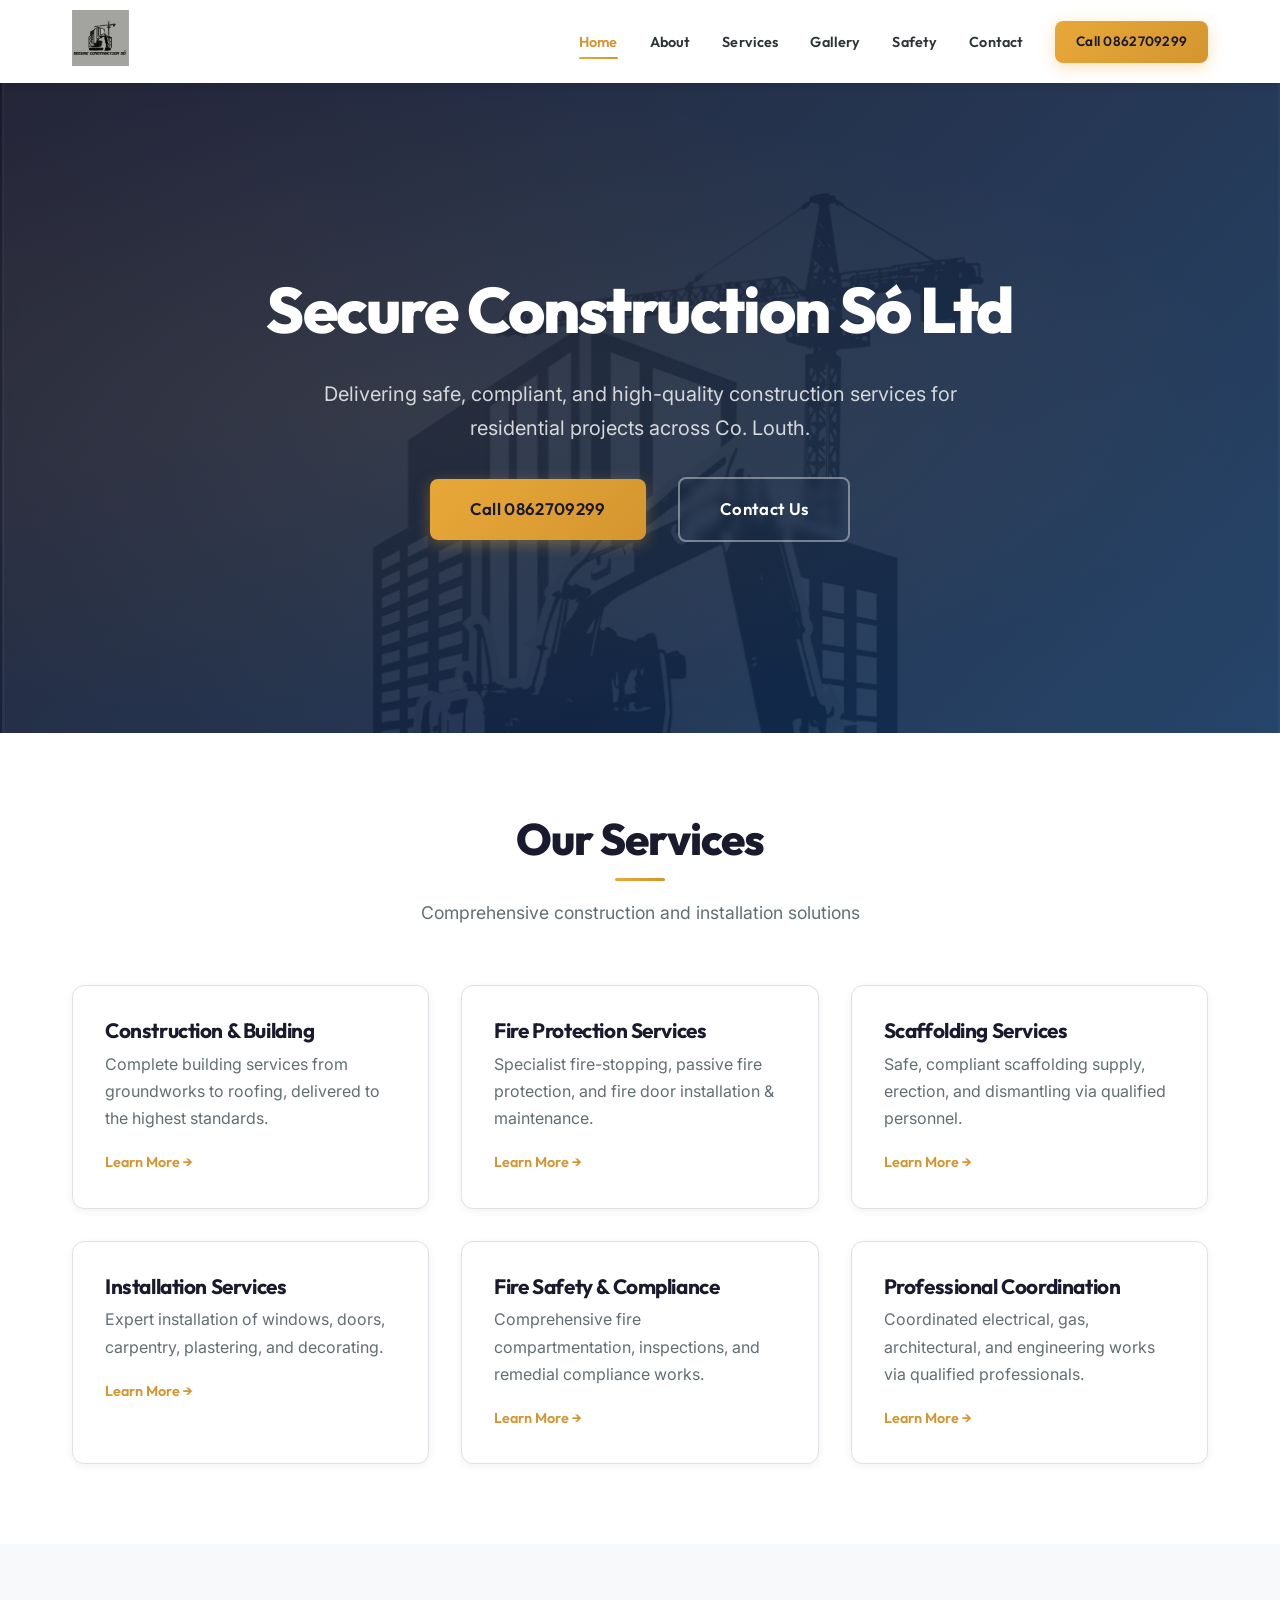
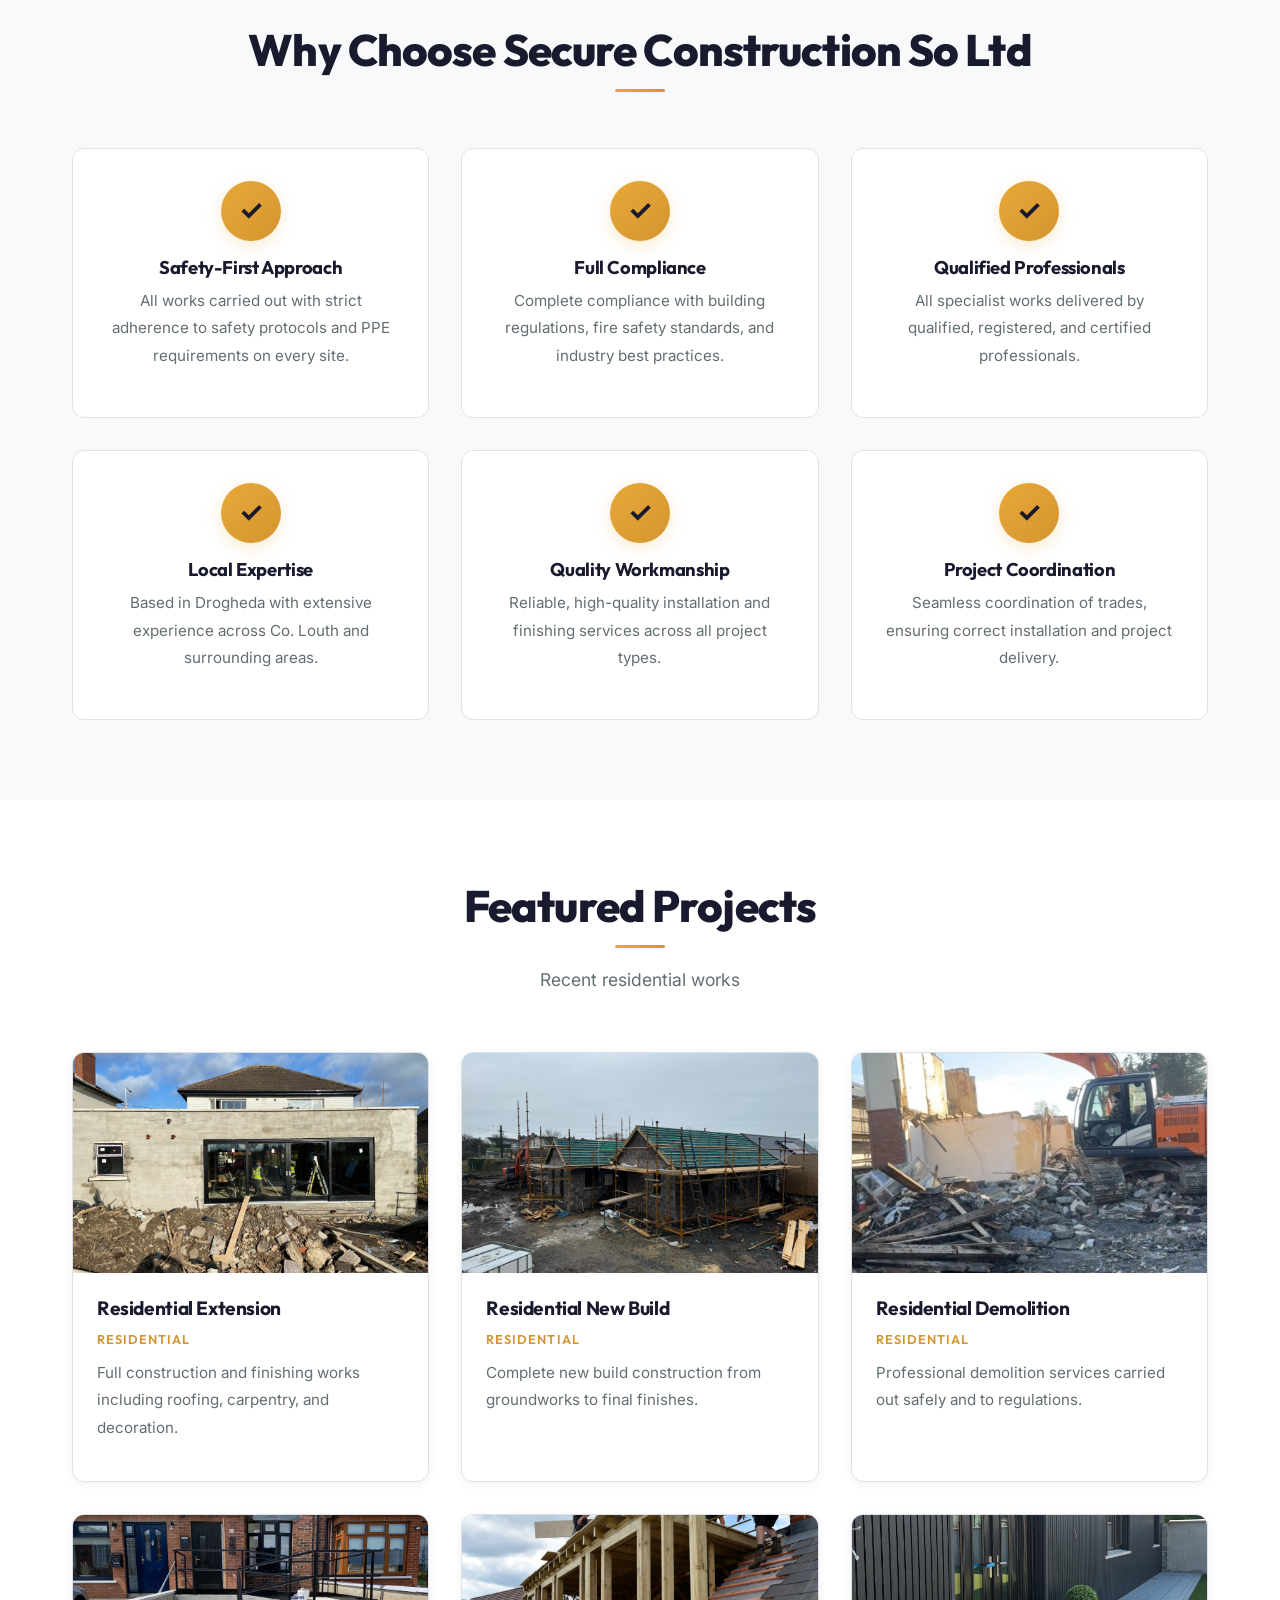
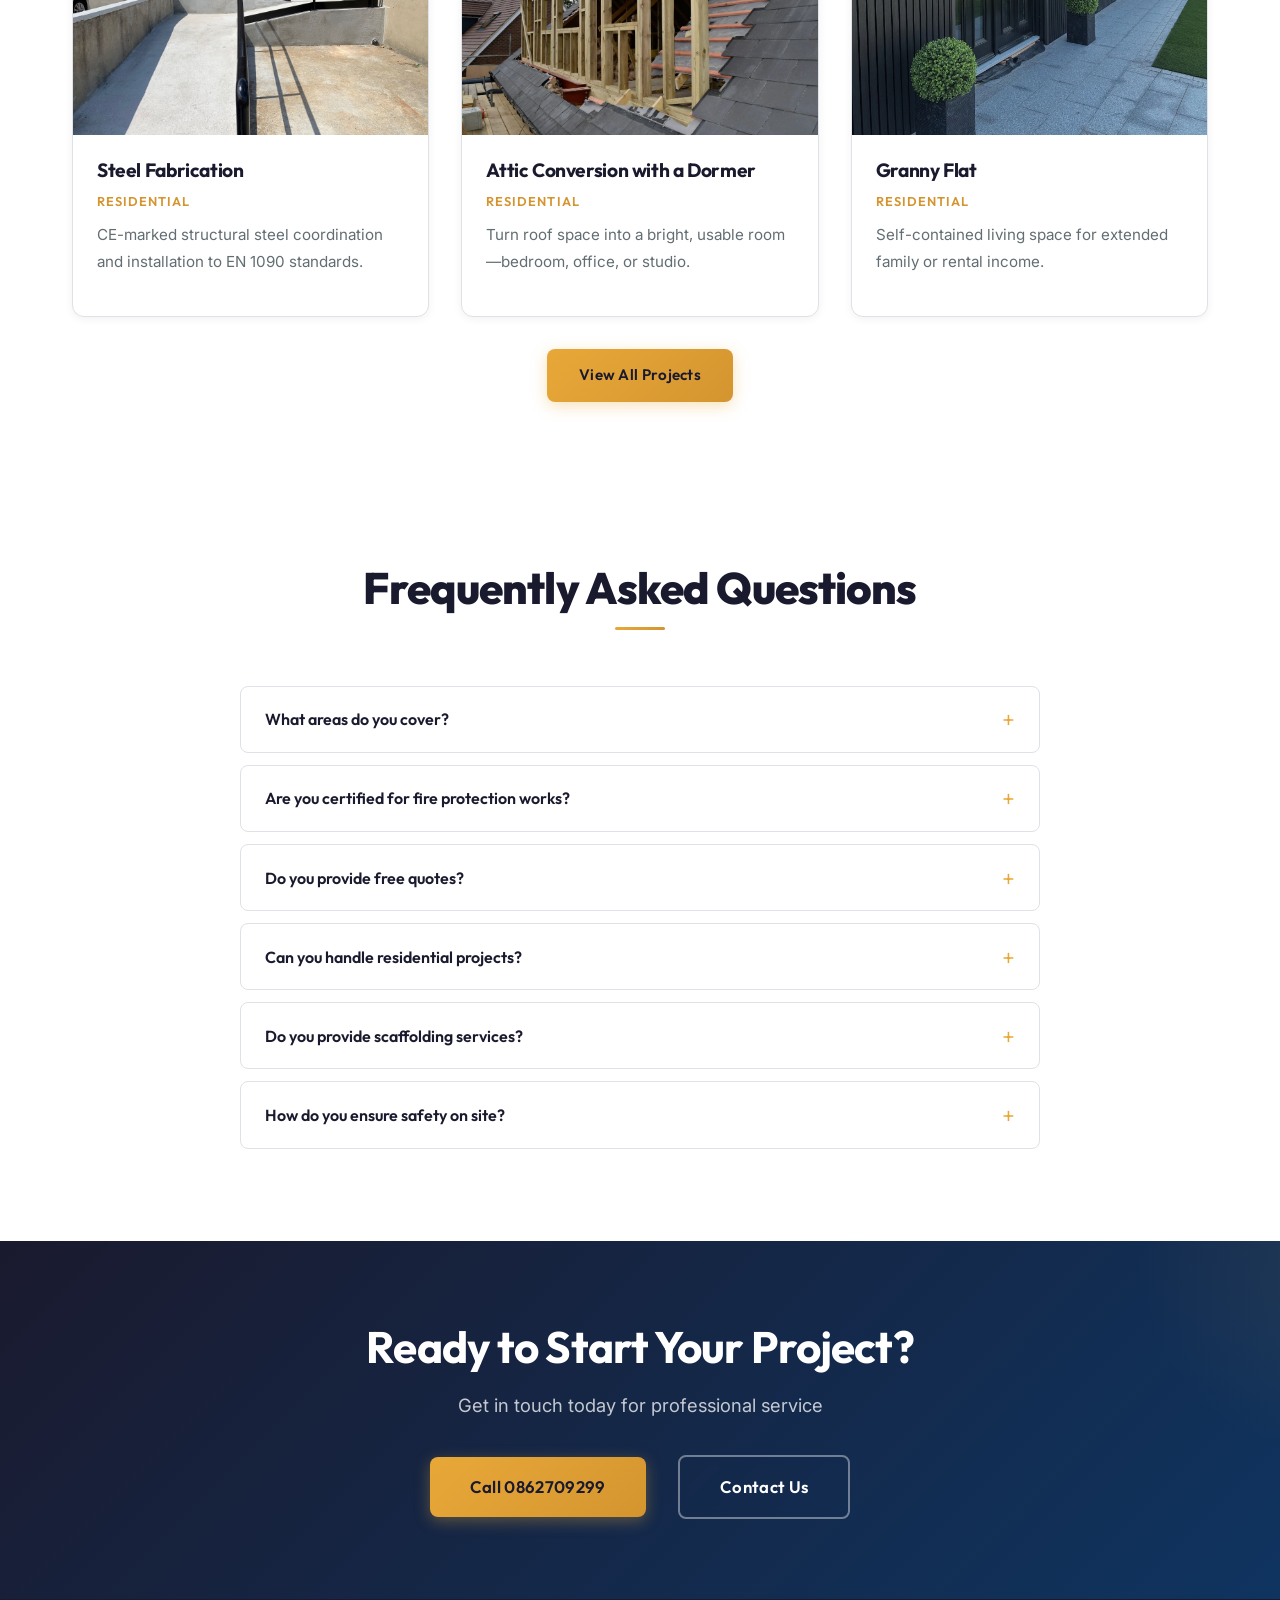
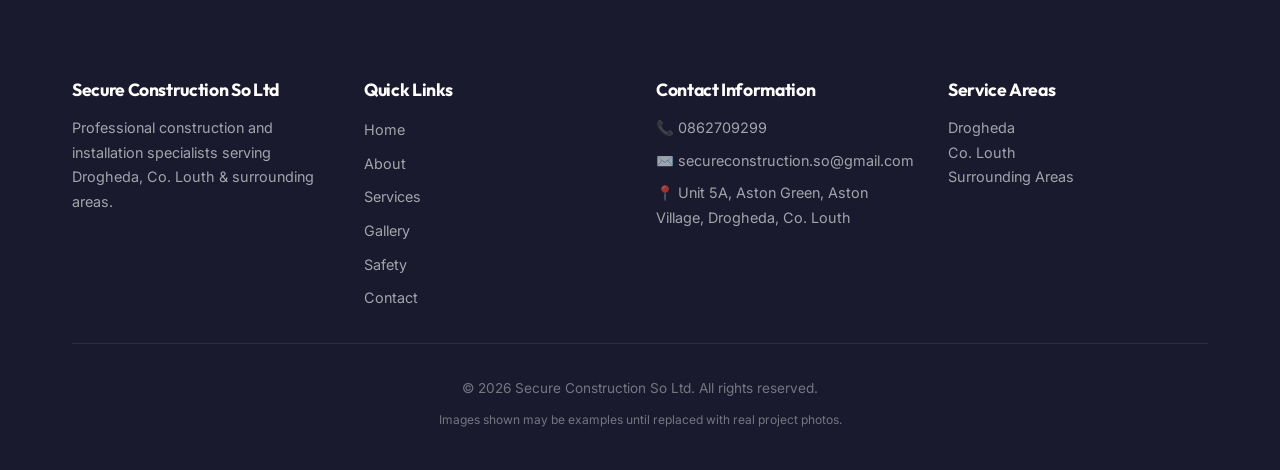
<file: index.html>
<!DOCTYPE html>
<html lang="en">
<head>
    <meta charset="UTF-8">
    <meta name="viewport" content="width=device-width, initial-scale=1.0">
    <meta name="description" content="Professional construction & installation specialists in Drogheda, Co. Louth. High-quality building services, fire protection, and scaffolding solutions.">
    <meta name="keywords" content="construction company Drogheda, builders Co. Louth, fire stopping Drogheda, scaffolding services Drogheda, construction services Ireland">
    <title>Professional Construction Specialists | Secure Construction So Ltd</title>
    <link rel="stylesheet" href="css/styles.css?v=20260204r">
    <link rel="preconnect" href="https://fonts.googleapis.com">
    <link rel="preconnect" href="https://fonts.gstatic.com" crossorigin>
    <link href="https://fonts.googleapis.com/css2?family=Inter:wght@300;400;500;600;700;800&display=swap" rel="stylesheet">
</head>
<body>
    <!-- Sticky Header -->
    <header class="header" id="header">
        <div class="container">
            <div class="header-content">
                <div class="logo">
                    <a href="index.html" class="logo-link" aria-label="Secure Construction So Ltd">
                        <img src="assets/logo.png" alt="Secure Construction So Ltd" class="logo-img">
                    </a>
                </div>
                <nav class="nav" id="nav">
                    <ul class="nav-list">
                        <li><a href="index.html" class="active">Home</a></li>
                        <li><a href="about.html">About</a></li>
                        <li><a href="services.html">Services</a></li>
                        <li><a href="projects.html">Gallery</a></li>
                        <li><a href="fire-safety.html">Safety</a></li>
                        <li><a href="contact.html">Contact</a></li>
                    </ul>
                    <a href="tel:0862709299" class="btn btn-primary btn-header">Call 0862709299</a>
                </nav>
                <button class="mobile-menu-toggle" id="mobileMenuToggle" aria-label="Toggle menu">
                    <span></span>
                    <span></span>
                    <span></span>
                </button>
            </div>
        </div>
    </header>

    <!-- Hero Section -->
    <section class="hero">
        <div class="hero-overlay"></div>
        <div class="container">
            <div class="hero-content">
                <h1 class="hero-title">Secure Construction Só Ltd</h1>
                <p class="hero-subtitle">Delivering safe, compliant, and high-quality construction services for residential projects across Co. Louth.</p>
                <div class="hero-cta">
                    <a href="tel:0862709299" class="btn btn-primary btn-large">Call 0862709299</a>
                    <a href="contact.html" class="btn btn-secondary btn-large">Contact Us</a>
                </div>
            </div>
        </div>
    </section>

    <!-- Services Overview -->
    <section class="section services-overview">
        <div class="container">
            <h2 class="section-title">Our Services</h2>
            <p class="section-subtitle">Comprehensive construction and installation solutions</p>
            <div class="services-grid">
                <div class="service-card">
                    <h3>Construction & Building</h3>
                    <p>Complete building services from groundworks to roofing, delivered to the highest standards.</p>
                    <a href="services.html#construction" class="btn-link">Learn More →</a>
                </div>
                <div class="service-card">
                    <h3>Fire Protection Services</h3>
                    <p>Specialist fire-stopping, passive fire protection, and fire door installation & maintenance.</p>
                    <a href="services.html#fire-protection" class="btn-link">Learn More →</a>
                </div>
                <div class="service-card">
                    <h3>Scaffolding Services</h3>
                    <p>Safe, compliant scaffolding supply, erection, and dismantling via qualified personnel.</p>
                    <a href="services.html#scaffolding" class="btn-link">Learn More →</a>
                </div>
                <div class="service-card">
                    <h3>Installation Services</h3>
                    <p>Expert installation of windows, doors, carpentry, plastering, and decorating.</p>
                    <a href="services.html#installation" class="btn-link">Learn More →</a>
                </div>
                <div class="service-card">
                    <h3>Fire Safety & Compliance</h3>
                    <p>Comprehensive fire compartmentation, inspections, and remedial compliance works.</p>
                    <a href="fire-safety.html" class="btn-link">Learn More →</a>
                </div>
                <div class="service-card">
                    <h3>Professional Coordination</h3>
                    <p>Coordinated electrical, gas, architectural, and engineering works via qualified professionals.</p>
                    <a href="services.html#coordination" class="btn-link">Learn More →</a>
                </div>
            </div>
        </div>
    </section>

    <!-- Why Choose Us -->
    <section class="section why-choose-us">
        <div class="container">
            <h2 class="section-title">Why Choose Secure Construction So Ltd</h2>
            <div class="features-grid">
                <div class="feature-item">
                    <div class="feature-icon">✓</div>
                    <h3>Safety-First Approach</h3>
                    <p>All works carried out with strict adherence to safety protocols and PPE requirements on every site.</p>
                </div>
                <div class="feature-item">
                    <div class="feature-icon">✓</div>
                    <h3>Full Compliance</h3>
                    <p>Complete compliance with building regulations, fire safety standards, and industry best practices.</p>
                </div>
                <div class="feature-item">
                    <div class="feature-icon">✓</div>
                    <h3>Qualified Professionals</h3>
                    <p>All specialist works delivered by qualified, registered, and certified professionals.</p>
                </div>
                <div class="feature-item">
                    <div class="feature-icon">✓</div>
                    <h3>Local Expertise</h3>
                    <p>Based in Drogheda with extensive experience across Co. Louth and surrounding areas.</p>
                </div>
                <div class="feature-item">
                    <div class="feature-icon">✓</div>
                    <h3>Quality Workmanship</h3>
                    <p>Reliable, high-quality installation and finishing services across all project types.</p>
                </div>
                <div class="feature-item">
                    <div class="feature-icon">✓</div>
                    <h3>Project Coordination</h3>
                    <p>Seamless coordination of trades, ensuring correct installation and project delivery.</p>
                </div>
            </div>
        </div>
    </section>

    <!-- Featured Projects -->
    <section class="section projects-preview">
        <div class="container">
            <h2 class="section-title">Featured Projects</h2>
            <p class="section-subtitle">Recent residential works</p>
            <div class="projects-grid">
                <div class="project-card">
                    <div class="project-image-placeholder">
                        <img src="assets/BUILDING/IMG_2049.jpeg" alt="Residential Extension Project" style="width: 100%; height: 100%; object-fit: cover;">
                    </div>
                    <div class="project-content">
                        <h3>Residential Extension</h3>
                        <p class="project-type">Residential</p>
                        <p>Full construction and finishing works including roofing, carpentry, and decoration.</p>
                    </div>
                </div>
                <div class="project-card">
                    <div class="project-image-placeholder">
                        <img src="assets/att.C12E1DD3-D9EC-4053-B845-66AE4458E2A0.transcode.jpeg" alt="Residential New Build Project" style="width: 100%; height: 100%; object-fit: cover;">
                    </div>
                    <div class="project-content">
                        <h3>Residential New Build</h3>
                        <p class="project-type">Residential</p>
                        <p>Complete new build construction from groundworks to final finishes.</p>
                    </div>
                </div>
                <div class="project-card">
                    <div class="project-image-placeholder">
                        <img src="assets/demolition-1.jpg" alt="Residential Demolition Project" style="width: 100%; height: 100%; object-fit: cover;">
                    </div>
                    <div class="project-content">
                        <h3>Residential Demolition</h3>
                        <p class="project-type">Residential</p>
                        <p>Professional demolition services carried out safely and to regulations.</p>
                    </div>
                </div>
                <div class="project-card">
                    <div class="project-image-placeholder">
                        <img src="assets/4d19fbd9-9502-487d-8047-a5de6c3ebf8b.jpeg" alt="Steel Fabrication Project" style="width: 100%; height: 100%; object-fit: cover;">
                    </div>
                    <div class="project-content">
                        <h3>Steel Fabrication</h3>
                        <p class="project-type">Residential</p>
                        <p>CE-marked structural steel coordination and installation to EN 1090 standards.</p>
                    </div>
                </div>
                <div class="project-card">
                    <div class="project-image-placeholder">
                        <img src="assets/IMG_6687.webp" alt="Attic Conversion with Dormer Project" style="width: 100%; height: 100%; object-fit: cover;">
                    </div>
                    <div class="project-content">
                        <h3>Attic Conversion with a Dormer</h3>
                        <p class="project-type">Residential</p>
                        <p>Turn roof space into a bright, usable room—bedroom, office, or studio.</p>
                    </div>
                </div>
                <div class="project-card">
                    <div class="project-image-placeholder">
                        <img src="assets/BUILD 4/IMG_6688.jpeg" alt="Granny Flat Project" style="width: 100%; height: 100%; object-fit: cover;">
                    </div>
                    <div class="project-content">
                        <h3>Granny Flat</h3>
                        <p class="project-type">Residential</p>
                        <p>Self-contained living space for extended family or rental income.</p>
                    </div>
                </div>
            </div>
            <div class="text-center">
                <a href="projects.html" class="btn btn-primary">View All Projects</a>
            </div>
        </div>
    </section>

    <!-- FAQ Section -->
    <section class="section faq">
        <div class="container">
            <h2 class="section-title">Frequently Asked Questions</h2>
            <div class="faq-container">
                <div class="faq-item">
                    <button class="faq-question">What areas do you cover?</button>
                    <div class="faq-answer">
                        <p>We serve Drogheda, Co. Louth, and surrounding areas. Contact us to discuss your specific location.</p>
                    </div>
                </div>
                <div class="faq-item">
                    <button class="faq-question">Are you certified for fire protection works?</button>
                    <div class="faq-answer">
                        <p>All fire protection and specialist works are carried out by qualified, registered professionals. Certification is provided by approved third parties where required.</p>
                    </div>
                </div>
                <div class="faq-item">
                    <button class="faq-question">Do you provide free quotes?</button>
                    <div class="faq-answer">
                        <p>Yes, we offer free, no-obligation quotes for all services. Contact us via phone or our online form to discuss your project.</p>
                    </div>
                </div>
                <div class="faq-item">
                    <button class="faq-question">Can you handle residential projects?</button>
                    <div class="faq-answer">
                        <p>Absolutely. We have extensive experience across residential projects of all sizes.</p>
                    </div>
                </div>
                <div class="faq-item">
                    <button class="faq-question">Do you provide scaffolding services?</button>
                    <div class="faq-answer">
                        <p>Yes, we provide scaffolding supply, erection, and dismantling services via qualified scaffolding personnel with full safety compliance.</p>
                    </div>
                </div>
                <div class="faq-item">
                    <button class="faq-question">How do you ensure safety on site?</button>
                    <div class="faq-answer">
                        <p>We maintain a safety-first approach with full PPE compliance, proper training, and adherence to all building regulations and safety standards on every site.</p>
                    </div>
                </div>
            </div>
        </div>
    </section>

    <!-- Final CTA -->
    <section class="section cta-banner">
        <div class="container">
            <div class="cta-content">
                <h2>Ready to Start Your Project?</h2>
                <p>Get in touch today for professional service</p>
                <div class="cta-buttons">
                    <a href="tel:0862709299" class="btn btn-primary btn-large">Call 0862709299</a>
                    <a href="contact.html" class="btn btn-secondary btn-large">Contact Us</a>
                </div>
            </div>
        </div>
    </section>

    <!-- Footer -->
    <footer class="footer">
        <div class="container">
            <div class="footer-content">
                <div class="footer-section">
                    <h3>Secure Construction So Ltd</h3>
                    <p>Professional construction and installation specialists serving Drogheda, Co. Louth & surrounding areas.</p>
                </div>
                <div class="footer-section">
                    <h4>Quick Links</h4>
                    <ul class="footer-links">
                        <li><a href="index.html">Home</a></li>
                        <li><a href="about.html">About</a></li>
                        <li><a href="services.html">Services</a></li>
                        <li><a href="projects.html">Gallery</a></li>
                        <li><a href="fire-safety.html">Safety</a></li>
                        <li><a href="contact.html">Contact</a></li>
                    </ul>
                </div>
                <div class="footer-section">
                    <h4>Contact Information</h4>
                    <ul class="footer-contact">
                        <li>📞 <a href="tel:0862709299">0862709299</a></li>
                        <li>✉️ <a href="mailto:secureconstruction.so@gmail.com">secureconstruction.so@gmail.com</a></li>
                        <li>📍 Unit 5A, Aston Green, Aston Village, Drogheda, Co. Louth</li>
                    </ul>
                </div>
                <div class="footer-section">
                    <h4>Service Areas</h4>
                    <p>Drogheda<br>Co. Louth<br>Surrounding Areas</p>
                </div>
            </div>
            <div class="footer-bottom">
                <p>&copy; 2026 Secure Construction So Ltd. All rights reserved.</p>
                <p class="disclaimer">Images shown may be examples until replaced with real project photos.</p>
            </div>
        </div>
    </footer>

    <script src="js/script.js"></script>
</body>
</html>
</file>
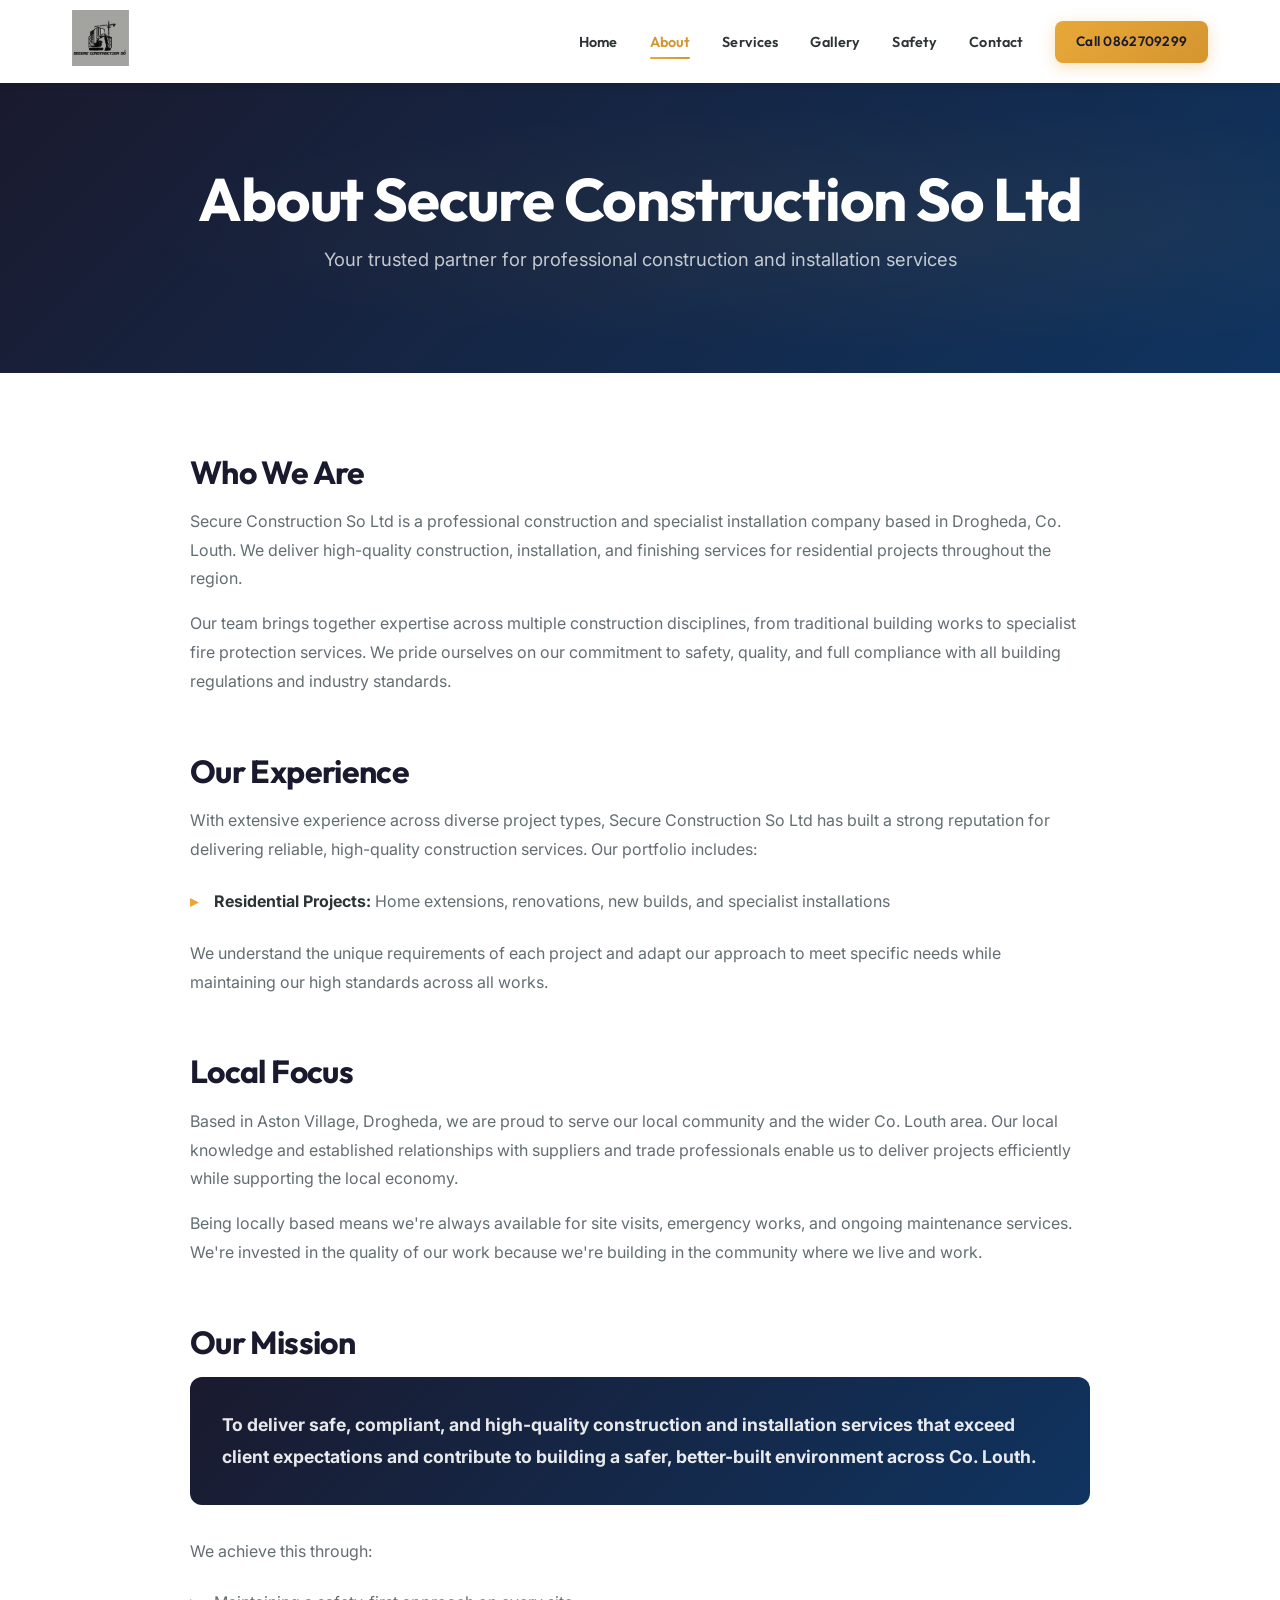
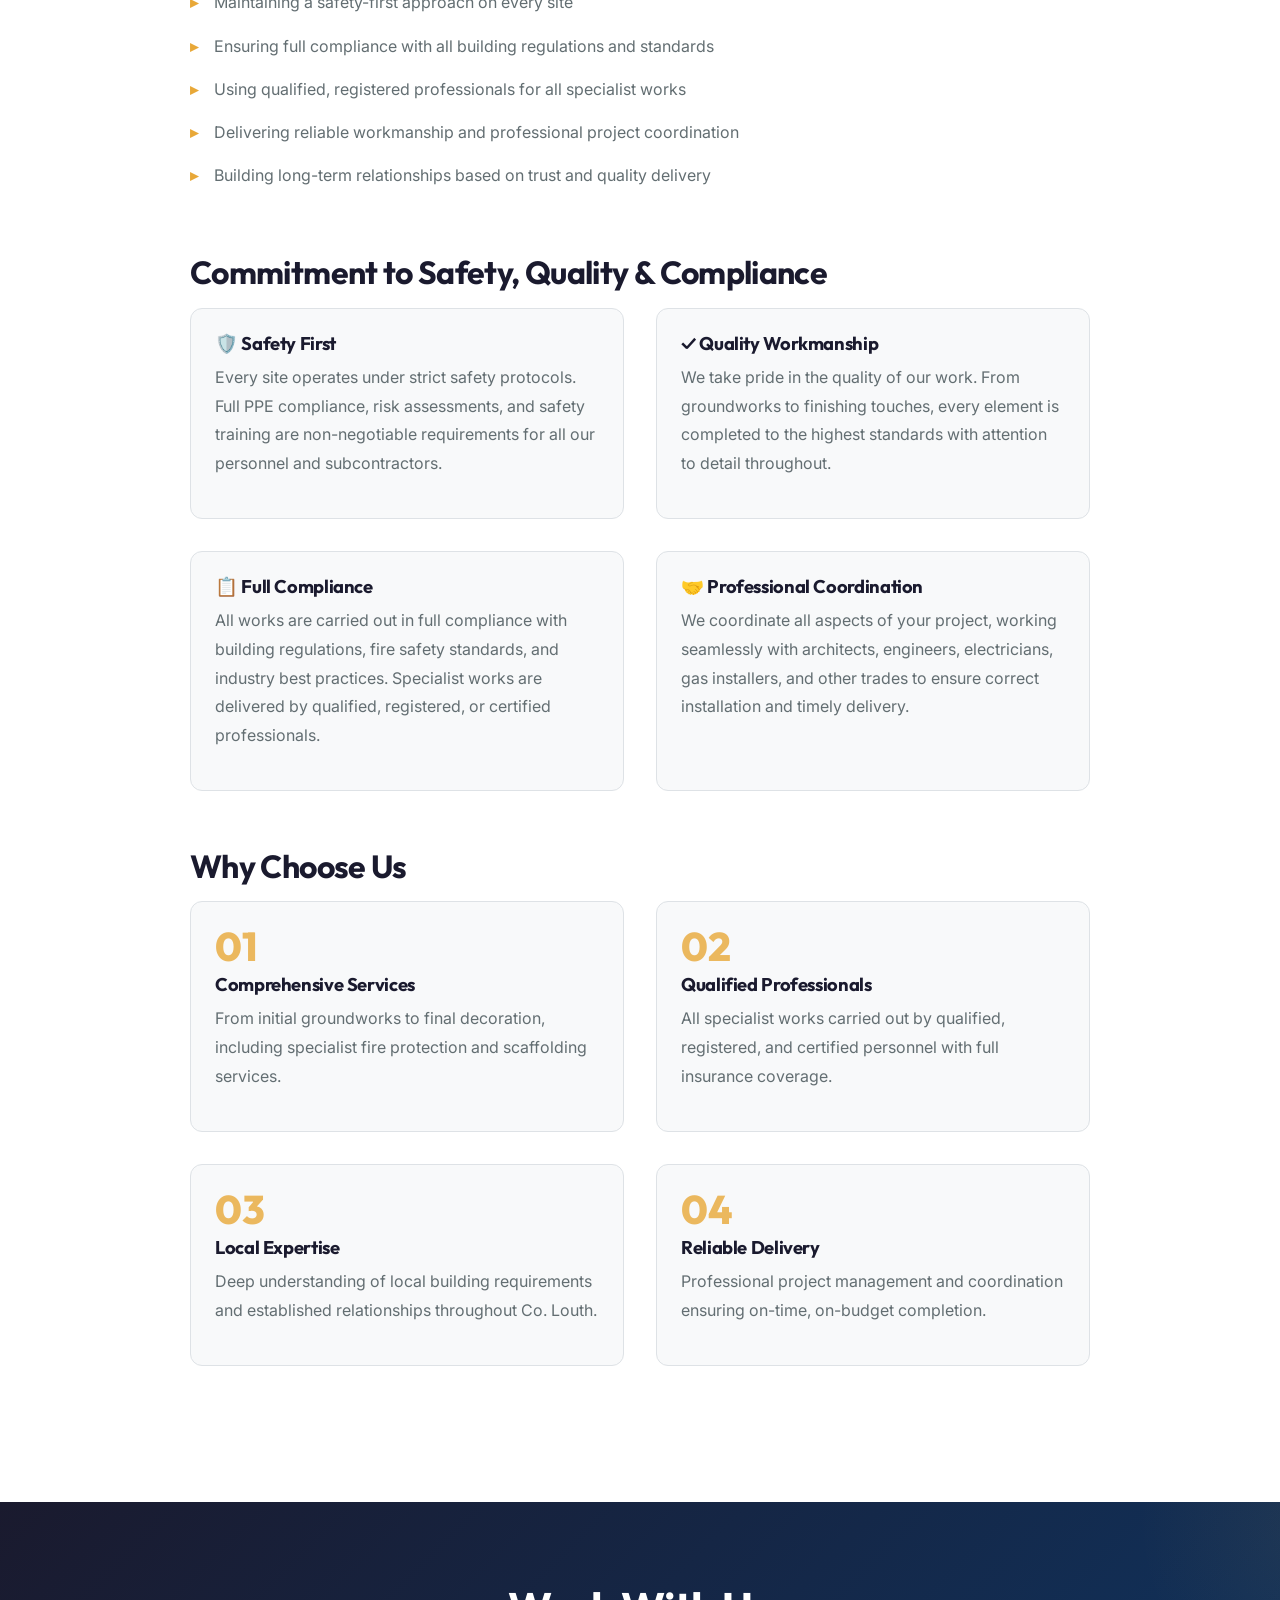
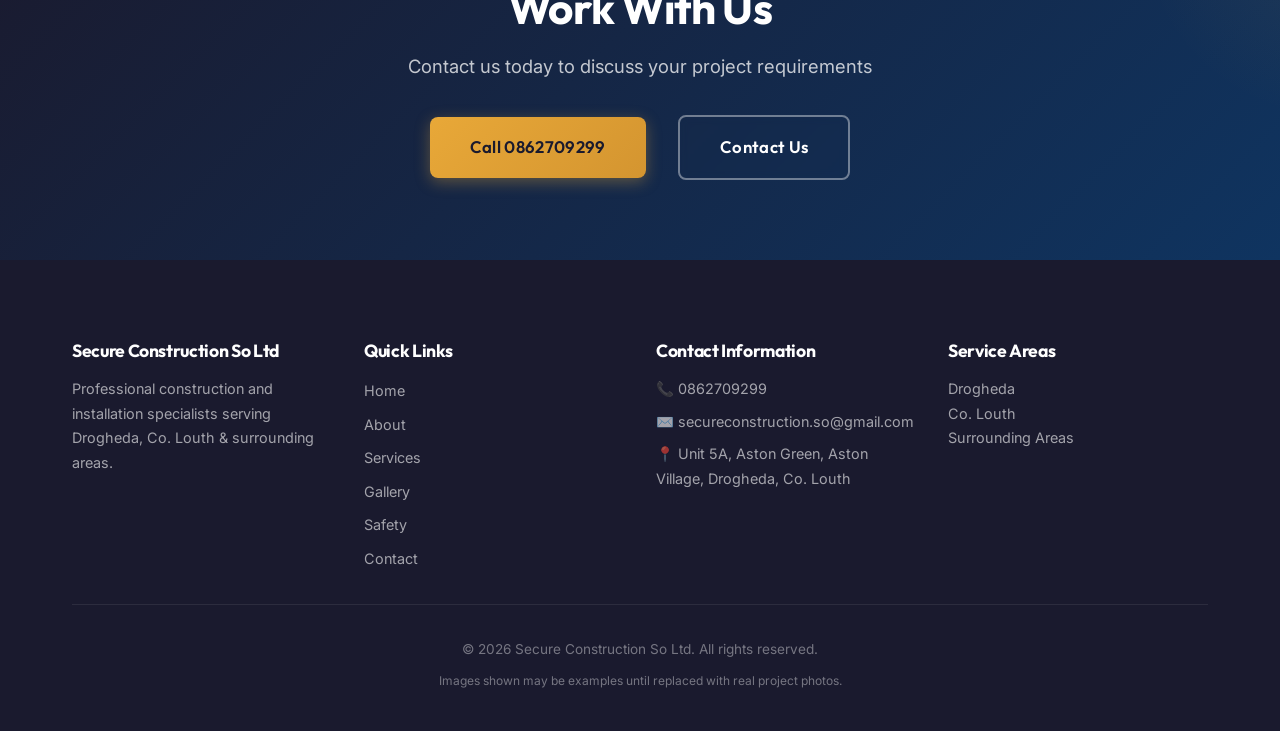
<file: about.html>
<!DOCTYPE html>
<html lang="en">
<head>
    <meta charset="UTF-8">
    <meta name="viewport" content="width=device-width, initial-scale=1.0">
    <meta name="description" content="About Secure Construction So Ltd - Professional construction specialists in Drogheda committed to safety, quality, and compliance across Co. Louth.">
    <meta name="keywords" content="construction company Drogheda, builders Co. Louth, construction specialists Ireland, building services Drogheda">
    <title>About Us | Secure Construction So Ltd</title>
    <link rel="stylesheet" href="css/styles.css?v=20260204p">
    <link rel="preconnect" href="https://fonts.googleapis.com">
    <link rel="preconnect" href="https://fonts.gstatic.com" crossorigin>
    <link href="https://fonts.googleapis.com/css2?family=Inter:wght@300;400;500;600;700;800&display=swap" rel="stylesheet">
</head>
<body>
    <!-- Sticky Header -->
    <header class="header" id="header">
        <div class="container">
            <div class="header-content">
                <div class="logo">
                    <a href="index.html" class="logo-link" aria-label="Secure Construction So Ltd">
                        <img src="assets/logo.png" alt="Secure Construction So Ltd" class="logo-img">
                    </a>
                </div>
                <nav class="nav" id="nav">
                    <ul class="nav-list">
                        <li><a href="index.html">Home</a></li>
                        <li><a href="about.html" class="active">About</a></li>
                        <li><a href="services.html">Services</a></li>
                        <li><a href="projects.html">Gallery</a></li>
                        <li><a href="fire-safety.html">Safety</a></li>
                        <li><a href="contact.html">Contact</a></li>
                    </ul>
                    <a href="tel:0862709299" class="btn btn-primary btn-header">Call 0862709299</a>
                </nav>
                <button class="mobile-menu-toggle" id="mobileMenuToggle" aria-label="Toggle menu">
                    <span></span>
                    <span></span>
                    <span></span>
                </button>
            </div>
        </div>
    </header>

    <!-- Page Hero -->
    <section class="page-hero">
        <div class="container">
            <h1>About Secure Construction So Ltd</h1>
            <p>Your trusted partner for professional construction and installation services</p>
        </div>
    </section>

    <!-- About Content -->
    <section class="section">
        <div class="container">
            <div class="about-content">
                <div class="about-section">
                    <h2>Who We Are</h2>
                    <p>Secure Construction So Ltd is a professional construction and specialist installation company based in Drogheda, Co. Louth. We deliver high-quality construction, installation, and finishing services for residential projects throughout the region.</p>
                    <p>Our team brings together expertise across multiple construction disciplines, from traditional building works to specialist fire protection services. We pride ourselves on our commitment to safety, quality, and full compliance with all building regulations and industry standards.</p>
                </div>

                <div class="about-section">
                    <h2>Our Experience</h2>
                    <p>With extensive experience across diverse project types, Secure Construction So Ltd has built a strong reputation for delivering reliable, high-quality construction services. Our portfolio includes:</p>
                    <ul class="about-list">
                        <li><strong>Residential Projects:</strong> Home extensions, renovations, new builds, and specialist installations</li>
                    </ul>
                    <p>We understand the unique requirements of each project and adapt our approach to meet specific needs while maintaining our high standards across all works.</p>
                </div>

                <div class="about-section">
                    <h2>Local Focus</h2>
                    <p>Based in Aston Village, Drogheda, we are proud to serve our local community and the wider Co. Louth area. Our local knowledge and established relationships with suppliers and trade professionals enable us to deliver projects efficiently while supporting the local economy.</p>
                    <p>Being locally based means we're always available for site visits, emergency works, and ongoing maintenance services. We're invested in the quality of our work because we're building in the community where we live and work.</p>
                </div>

                <div class="about-section">
                    <h2>Our Mission</h2>
                    <div class="mission-statement">
                        <p><strong>To deliver safe, compliant, and high-quality construction and installation services that exceed client expectations and contribute to building a safer, better-built environment across Co. Louth.</strong></p>
                    </div>
                    <p>We achieve this through:</p>
                    <ul class="about-list">
                        <li>Maintaining a safety-first approach on every site</li>
                        <li>Ensuring full compliance with all building regulations and standards</li>
                        <li>Using qualified, registered professionals for all specialist works</li>
                        <li>Delivering reliable workmanship and professional project coordination</li>
                        <li>Building long-term relationships based on trust and quality delivery</li>
                    </ul>
                </div>

                <div class="about-section">
                    <h2>Commitment to Safety, Quality & Compliance</h2>
                    <div class="commitments-grid">
                        <div class="commitment-card">
                            <h3>🛡️ Safety First</h3>
                            <p>Every site operates under strict safety protocols. Full PPE compliance, risk assessments, and safety training are non-negotiable requirements for all our personnel and subcontractors.</p>
                        </div>
                        <div class="commitment-card">
                            <h3>✓ Quality Workmanship</h3>
                            <p>We take pride in the quality of our work. From groundworks to finishing touches, every element is completed to the highest standards with attention to detail throughout.</p>
                        </div>
                        <div class="commitment-card">
                            <h3>📋 Full Compliance</h3>
                            <p>All works are carried out in full compliance with building regulations, fire safety standards, and industry best practices. Specialist works are delivered by qualified, registered, or certified professionals.</p>
                        </div>
                        <div class="commitment-card">
                            <h3>🤝 Professional Coordination</h3>
                            <p>We coordinate all aspects of your project, working seamlessly with architects, engineers, electricians, gas installers, and other trades to ensure correct installation and timely delivery.</p>
                        </div>
                    </div>
                </div>

                <div class="about-section">
                    <h2>Why Choose Us</h2>
                    <div class="why-grid">
                        <div class="why-item">
                            <div class="why-number">01</div>
                            <h3>Comprehensive Services</h3>
                            <p>From initial groundworks to final decoration, including specialist fire protection and scaffolding services.</p>
                        </div>
                        <div class="why-item">
                            <div class="why-number">02</div>
                            <h3>Qualified Professionals</h3>
                            <p>All specialist works carried out by qualified, registered, and certified personnel with full insurance coverage.</p>
                        </div>
                        <div class="why-item">
                            <div class="why-number">03</div>
                            <h3>Local Expertise</h3>
                            <p>Deep understanding of local building requirements and established relationships throughout Co. Louth.</p>
                        </div>
                        <div class="why-item">
                            <div class="why-number">04</div>
                            <h3>Reliable Delivery</h3>
                            <p>Professional project management and coordination ensuring on-time, on-budget completion.</p>
                        </div>
                    </div>
                </div>
            </div>
        </div>
    </section>

    <!-- CTA Section -->
    <section class="section cta-banner">
        <div class="container">
            <div class="cta-content">
                <h2>Work With Us</h2>
                <p>Contact us today to discuss your project requirements</p>
                <div class="cta-buttons">
                    <a href="tel:0862709299" class="btn btn-primary btn-large">Call 0862709299</a>
                    <a href="contact.html" class="btn btn-secondary btn-large">Contact Us</a>
                </div>
            </div>
        </div>
    </section>

    <!-- Footer -->
    <footer class="footer">
        <div class="container">
            <div class="footer-content">
                <div class="footer-section">
                    <h3>Secure Construction So Ltd</h3>
                    <p>Professional construction and installation specialists serving Drogheda, Co. Louth & surrounding areas.</p>
                </div>
                <div class="footer-section">
                    <h4>Quick Links</h4>
                    <ul class="footer-links">
                        <li><a href="index.html">Home</a></li>
                        <li><a href="about.html">About</a></li>
                        <li><a href="services.html">Services</a></li>
                        <li><a href="projects.html">Gallery</a></li>
                        <li><a href="fire-safety.html">Safety</a></li>
                        <li><a href="contact.html">Contact</a></li>
                    </ul>
                </div>
                <div class="footer-section">
                    <h4>Contact Information</h4>
                    <ul class="footer-contact">
                        <li>📞 <a href="tel:0862709299">0862709299</a></li>
                        <li>✉️ <a href="mailto:secureconstruction.so@gmail.com">secureconstruction.so@gmail.com</a></li>
                        <li>📍 Unit 5A, Aston Green, Aston Village, Drogheda, Co. Louth</li>
                    </ul>
                </div>
                <div class="footer-section">
                    <h4>Service Areas</h4>
                    <p>Drogheda<br>Co. Louth<br>Surrounding Areas</p>
                </div>
            </div>
            <div class="footer-bottom">
                <p>&copy; 2026 Secure Construction So Ltd. All rights reserved.</p>
                <p class="disclaimer">Images shown may be examples until replaced with real project photos.</p>
            </div>
        </div>
    </footer>

    <script src="js/script.js"></script>
</body>
</html>
</file>
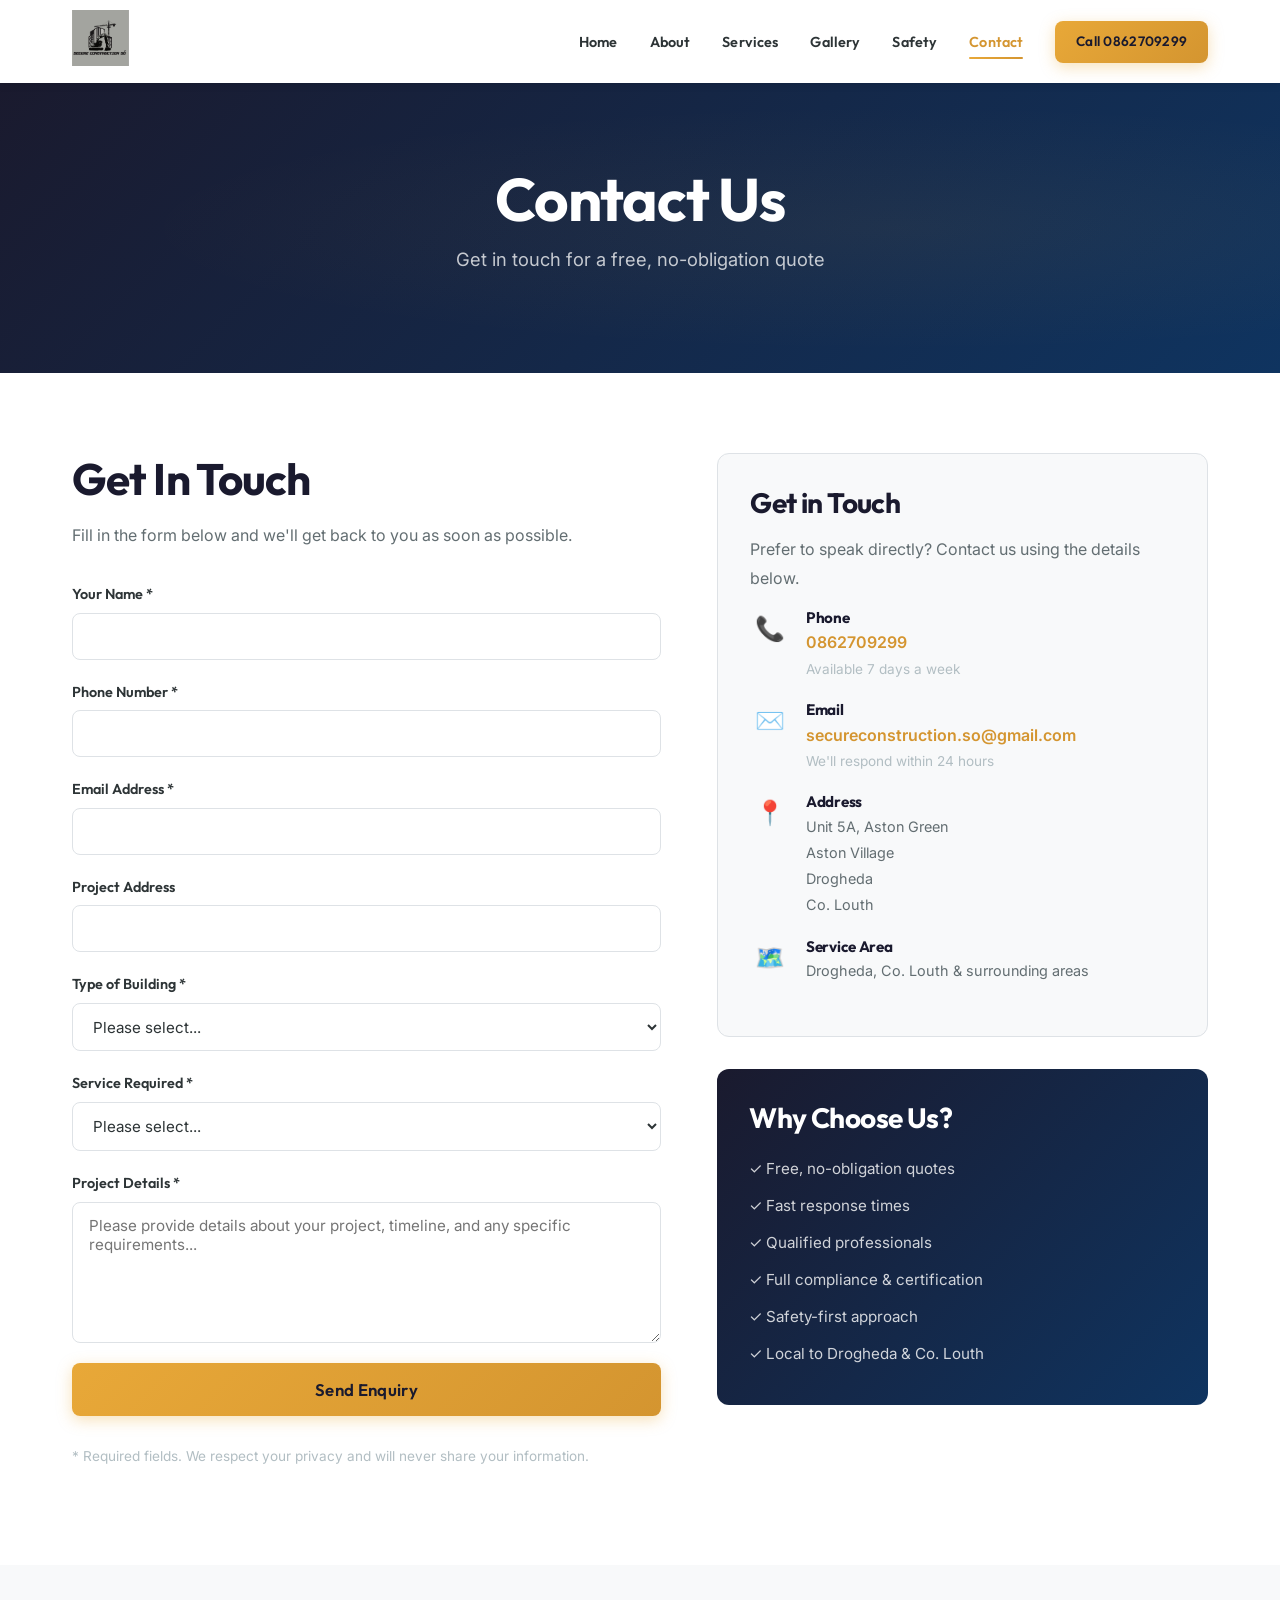
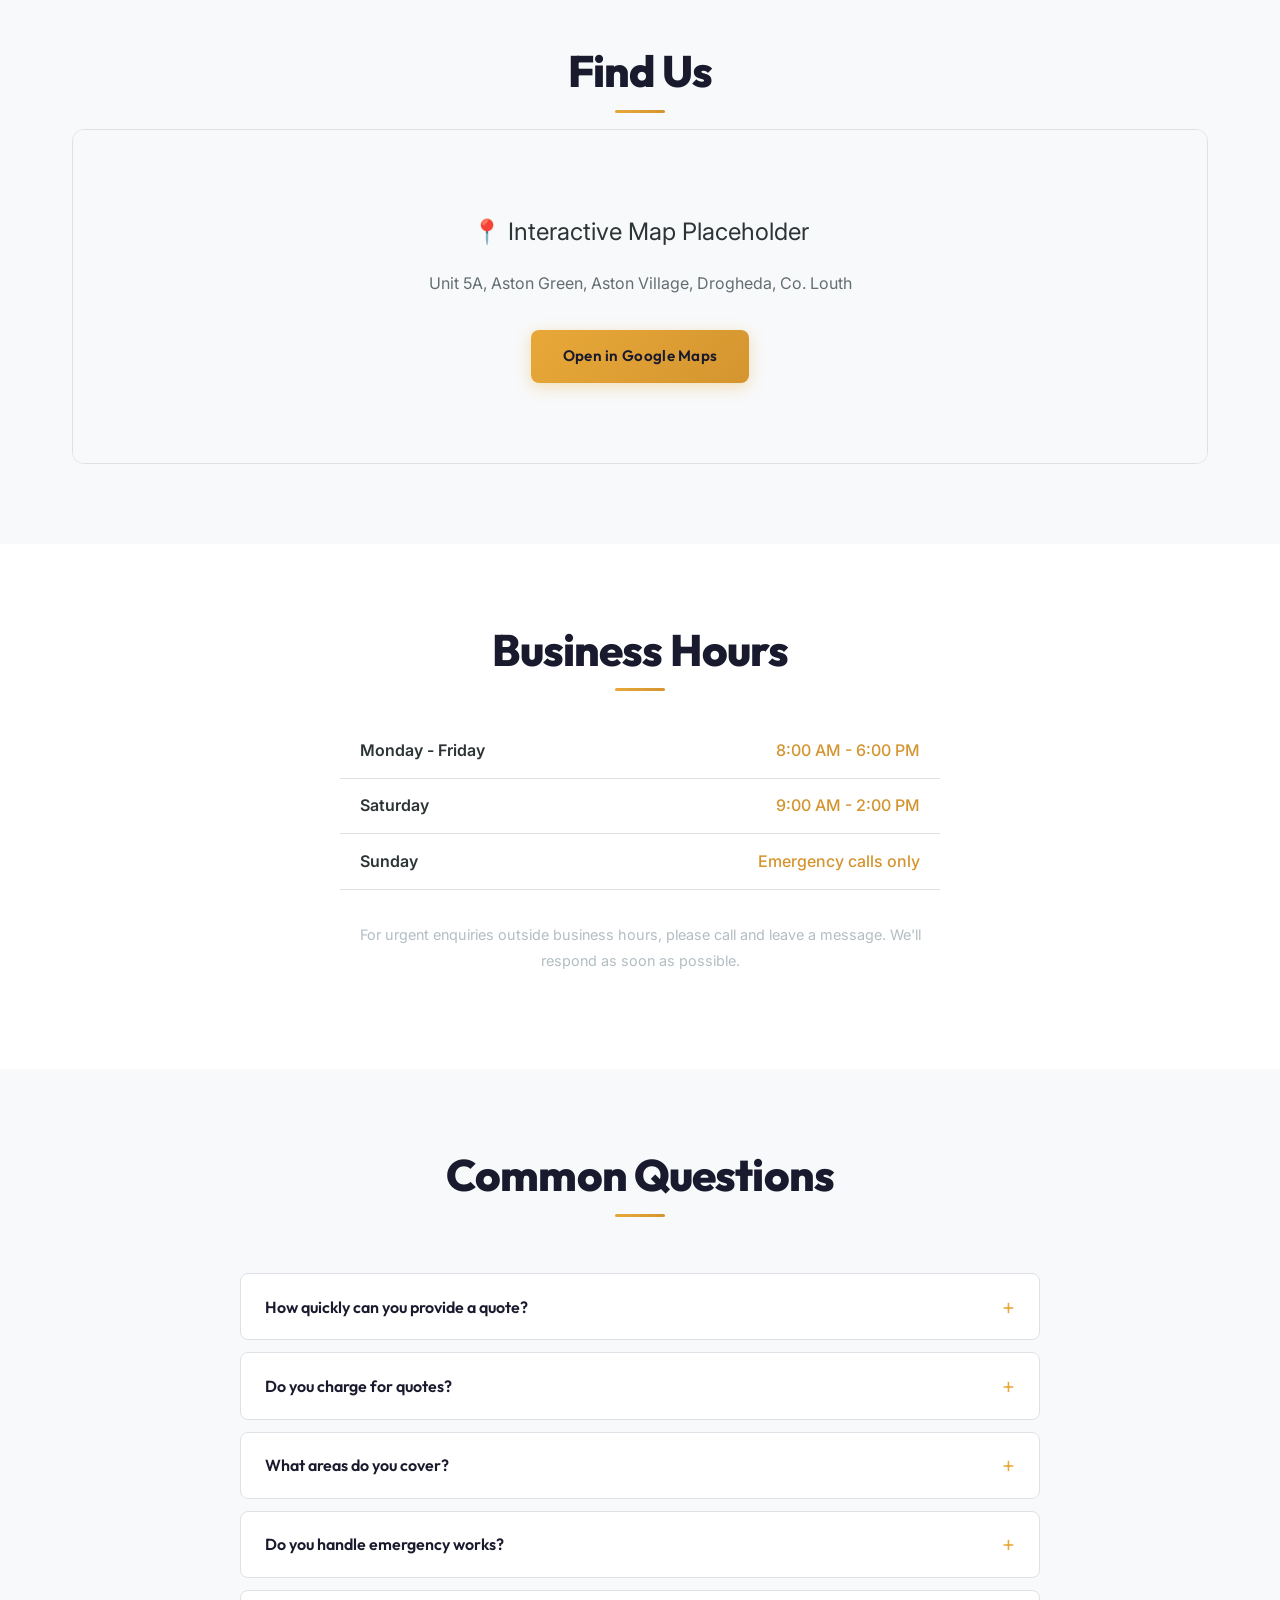
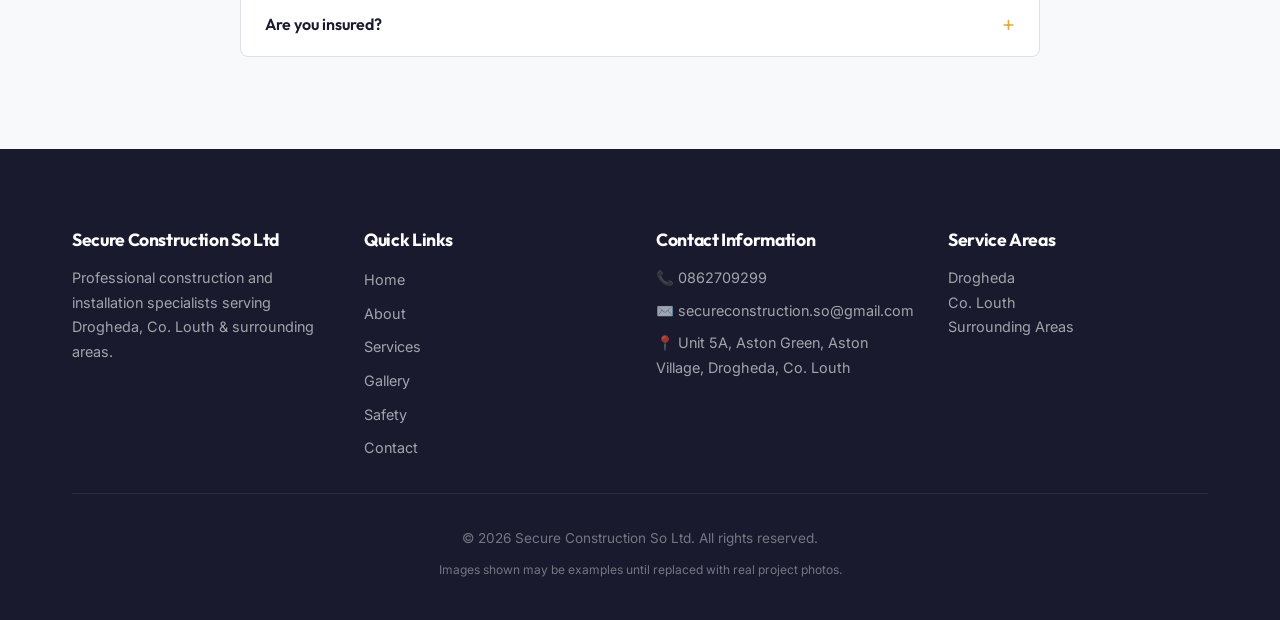
<file: contact.html>
<!DOCTYPE html>
<html lang="en">
<head>
    <meta charset="UTF-8">
    <meta name="viewport" content="width=device-width, initial-scale=1.0">
    <meta name="description" content="Contact Secure Construction So Ltd for construction, fire protection & installation services in Drogheda. Free quotes available. Call 0862709299.">
    <meta name="keywords" content="contact builders Drogheda, construction quote Co. Louth, fire stopping quote Drogheda, scaffolding quote Ireland">
    <title>Contact Us | Secure Construction So Ltd</title>
    <link rel="stylesheet" href="css/styles.css?v=20260204p">
    <link rel="preconnect" href="https://fonts.googleapis.com">
    <link rel="preconnect" href="https://fonts.gstatic.com" crossorigin>
    <link href="https://fonts.googleapis.com/css2?family=Inter:wght@300;400;500;600;700;800&display=swap" rel="stylesheet">
</head>
<body>
    <!-- Sticky Header -->
    <header class="header" id="header">
        <div class="container">
            <div class="header-content">
                <div class="logo">
                    <a href="index.html" class="logo-link" aria-label="Secure Construction So Ltd">
                        <img src="assets/logo.png" alt="Secure Construction So Ltd" class="logo-img">
                    </a>
                </div>
                <nav class="nav" id="nav">
                    <ul class="nav-list">
                        <li><a href="index.html">Home</a></li>
                        <li><a href="about.html">About</a></li>
                        <li><a href="services.html">Services</a></li>
                        <li><a href="projects.html">Gallery</a></li>
                        <li><a href="fire-safety.html">Safety</a></li>
                        <li><a href="contact.html" class="active">Contact</a></li>
                    </ul>
                    <a href="tel:0862709299" class="btn btn-primary btn-header">Call 0862709299</a>
                </nav>
                <button class="mobile-menu-toggle" id="mobileMenuToggle" aria-label="Toggle menu">
                    <span></span>
                    <span></span>
                    <span></span>
                </button>
            </div>
        </div>
    </header>

    <!-- Page Hero -->
    <section class="page-hero">
        <div class="container">
            <h1>Contact Us</h1>
            <p>Get in touch for a free, no-obligation quote</p>
        </div>
    </section>

    <!-- Contact Section -->
    <section class="section">
        <div class="container">
            <div class="contact-layout">
                <!-- Contact Form -->
                <div class="contact-form-container">
                    <h2>Get In Touch</h2>
                    <p class="form-intro">Fill in the form below and we'll get back to you as soon as possible.</p>
                    
                    <form class="contact-form" id="contactForm" action="https://formspree.io/f/YOUR_FORM_ID" method="POST">
                        <div class="form-group">
                            <label for="name">Your Name *</label>
                            <input type="text" id="name" name="name" required>
                        </div>

                        <div class="form-group">
                            <label for="phone">Phone Number *</label>
                            <input type="tel" id="phone" name="phone" required>
                        </div>

                        <div class="form-group">
                            <label for="email">Email Address *</label>
                            <input type="email" id="email" name="email" required>
                        </div>

                        <div class="form-group">
                            <label for="address">Project Address</label>
                            <input type="text" id="address" name="address">
                        </div>

                        <div class="form-group">
                            <label for="building-type">Type of Building *</label>
                            <select id="building-type" name="building-type" required>
                                <option value="">Please select...</option>
                                <option value="residential">Residential</option>
                            </select>
                        </div>

                        <div class="form-group">
                            <label for="service">Service Required *</label>
                            <select id="service" name="service" required>
                                <option value="">Please select...</option>
                                <option value="construction">Construction & Building</option>
                                <option value="fire-protection">Fire Protection Services</option>
                                <option value="fire-doors">Fire Door Installation/Inspection</option>
                                <option value="scaffolding">Scaffolding Services</option>
                                <option value="installation">Installation Services</option>
                                <option value="windows-doors">Windows & Doors</option>
                                <option value="carpentry">Carpentry</option>
                                <option value="plastering">Plastering</option>
                                <option value="painting">Painting & Decorating</option>
                                <option value="remedial">Remedial Fire Compliance Works</option>
                                <option value="other">Other / Multiple Services</option>
                            </select>
                        </div>

                        <div class="form-group">
                            <label for="message">Project Details *</label>
                            <textarea id="message" name="message" rows="6" required placeholder="Please provide details about your project, timeline, and any specific requirements..."></textarea>
                        </div>

                        <button type="submit" class="btn btn-primary btn-large">Send Enquiry</button>
                        
                        <p class="form-note">* Required fields. We respect your privacy and will never share your information.</p>
                    </form>
                </div>

                <!-- Contact Information -->
                <div class="contact-info-container">
                    <div class="contact-info-card">
                        <h3>Get in Touch</h3>
                        <p>Prefer to speak directly? Contact us using the details below.</p>
                        
                        <div class="contact-method">
                            <div class="contact-icon">📞</div>
                            <div class="contact-detail">
                                <h4>Phone</h4>
                                <a href="tel:0862709299" class="contact-link">0862709299</a>
                                <p class="contact-note">Available 7 days a week</p>
                            </div>
                        </div>

                        <div class="contact-method">
                            <div class="contact-icon">✉️</div>
                            <div class="contact-detail">
                                <h4>Email</h4>
                                <a href="mailto:secureconstruction.so@gmail.com" class="contact-link">secureconstruction.so@gmail.com</a>
                                <p class="contact-note">We'll respond within 24 hours</p>
                            </div>
                        </div>

                        <div class="contact-method">
                            <div class="contact-icon">📍</div>
                            <div class="contact-detail">
                                <h4>Address</h4>
                                <p>Unit 5A, Aston Green<br>
                                Aston Village<br>
                                Drogheda<br>
                                Co. Louth</p>
                            </div>
                        </div>

                        <div class="contact-method">
                            <div class="contact-icon">🗺️</div>
                            <div class="contact-detail">
                                <h4>Service Area</h4>
                                <p>Drogheda, Co. Louth & surrounding areas</p>
                            </div>
                        </div>
                    </div>

                    <div class="cta-card">
                        <h3>Why Choose Us?</h3>
                        <ul class="cta-list">
                            <li>✓ Free, no-obligation quotes</li>
                            <li>✓ Fast response times</li>
                            <li>✓ Qualified professionals</li>
                            <li>✓ Full compliance & certification</li>
                            <li>✓ Safety-first approach</li>
                            <li>✓ Local to Drogheda & Co. Louth</li>
                        </ul>
                    </div>
                </div>
            </div>
        </div>
    </section>

    <!-- Map Section -->
    <section class="section section-alt">
        <div class="container">
            <h2 class="section-title">Find Us</h2>
            <div class="map-container">
                <div class="map-placeholder">
                    <p>📍 Interactive Map Placeholder</p>
                    <p class="map-note">Unit 5A, Aston Green, Aston Village, Drogheda, Co. Louth</p>
                    <a href="https://www.google.com/maps/search/?api=1&query=Unit+5A+Aston+Green+Aston+Village+Drogheda+Co+Louth" target="_blank" class="btn btn-primary">Open in Google Maps</a>
                </div>
            </div>
        </div>
    </section>

    <!-- Business Hours -->
    <section class="section">
        <div class="container">
            <div class="business-hours">
                <h2 class="section-title">Business Hours</h2>
                <div class="hours-grid">
                    <div class="hours-item">
                        <span class="day">Monday - Friday</span>
                        <span class="time">8:00 AM - 6:00 PM</span>
                    </div>
                    <div class="hours-item">
                        <span class="day">Saturday</span>
                        <span class="time">9:00 AM - 2:00 PM</span>
                    </div>
                    <div class="hours-item">
                        <span class="day">Sunday</span>
                        <span class="time">Emergency calls only</span>
                    </div>
                </div>
                <p class="hours-note">For urgent enquiries outside business hours, please call and leave a message. We'll respond as soon as possible.</p>
            </div>
        </div>
    </section>

    <!-- FAQ Section -->
    <section class="section section-alt">
        <div class="container">
            <h2 class="section-title">Common Questions</h2>
            <div class="faq-container">
                <div class="faq-item">
                    <button class="faq-question">How quickly can you provide a quote?</button>
                    <div class="faq-answer">
                        <p>We aim to respond to all enquiries within 24 hours. For urgent projects, we can often arrange a site visit and provide a quote within 2-3 working days.</p>
                    </div>
                </div>
                <div class="faq-item">
                    <button class="faq-question">Do you charge for quotes?</button>
                    <div class="faq-answer">
                        <p>No, all quotes are completely free and without obligation. We'll visit your site, assess the work required, and provide a detailed written quotation.</p>
                    </div>
                </div>
                <div class="faq-item">
                    <button class="faq-question">What areas do you cover?</button>
                    <div class="faq-answer">
                        <p>We're based in Drogheda and serve Co. Louth and surrounding areas. Contact us to discuss your specific location.</p>
                    </div>
                </div>
                <div class="faq-item">
                    <button class="faq-question">Do you handle emergency works?</button>
                    <div class="faq-answer">
                        <p>Yes, we can respond to urgent requirements including fire safety remedial works and emergency repairs. Call us to discuss your situation.</p>
                    </div>
                </div>
                <div class="faq-item">
                    <button class="faq-question">Are you insured?</button>
                    <div class="faq-answer">
                        <p>Yes, we carry full public liability and employer's liability insurance. Certificates available on request.</p>
                    </div>
                </div>
            </div>
        </div>
    </section>

    <!-- Footer -->
    <footer class="footer">
        <div class="container">
            <div class="footer-content">
                <div class="footer-section">
                    <h3>Secure Construction So Ltd</h3>
                    <p>Professional construction and installation specialists serving Drogheda, Co. Louth & surrounding areas.</p>
                </div>
                <div class="footer-section">
                    <h4>Quick Links</h4>
                    <ul class="footer-links">
                        <li><a href="index.html">Home</a></li>
                        <li><a href="about.html">About</a></li>
                        <li><a href="services.html">Services</a></li>
                        <li><a href="projects.html">Gallery</a></li>
                        <li><a href="fire-safety.html">Safety</a></li>
                        <li><a href="contact.html">Contact</a></li>
                    </ul>
                </div>
                <div class="footer-section">
                    <h4>Contact Information</h4>
                    <ul class="footer-contact">
                        <li>📞 <a href="tel:0862709299">0862709299</a></li>
                        <li>✉️ <a href="mailto:secureconstruction.so@gmail.com">secureconstruction.so@gmail.com</a></li>
                        <li>📍 Unit 5A, Aston Green, Aston Village, Drogheda, Co. Louth</li>
                    </ul>
                </div>
                <div class="footer-section">
                    <h4>Service Areas</h4>
                    <p>Drogheda<br>Co. Louth<br>Surrounding Areas</p>
                </div>
            </div>
            <div class="footer-bottom">
                <p>&copy; 2026 Secure Construction So Ltd. All rights reserved.</p>
                <p class="disclaimer">Images shown may be examples until replaced with real project photos.</p>
            </div>
        </div>
    </footer>

    <script src="js/script.js"></script>
</body>
</html>
</file>
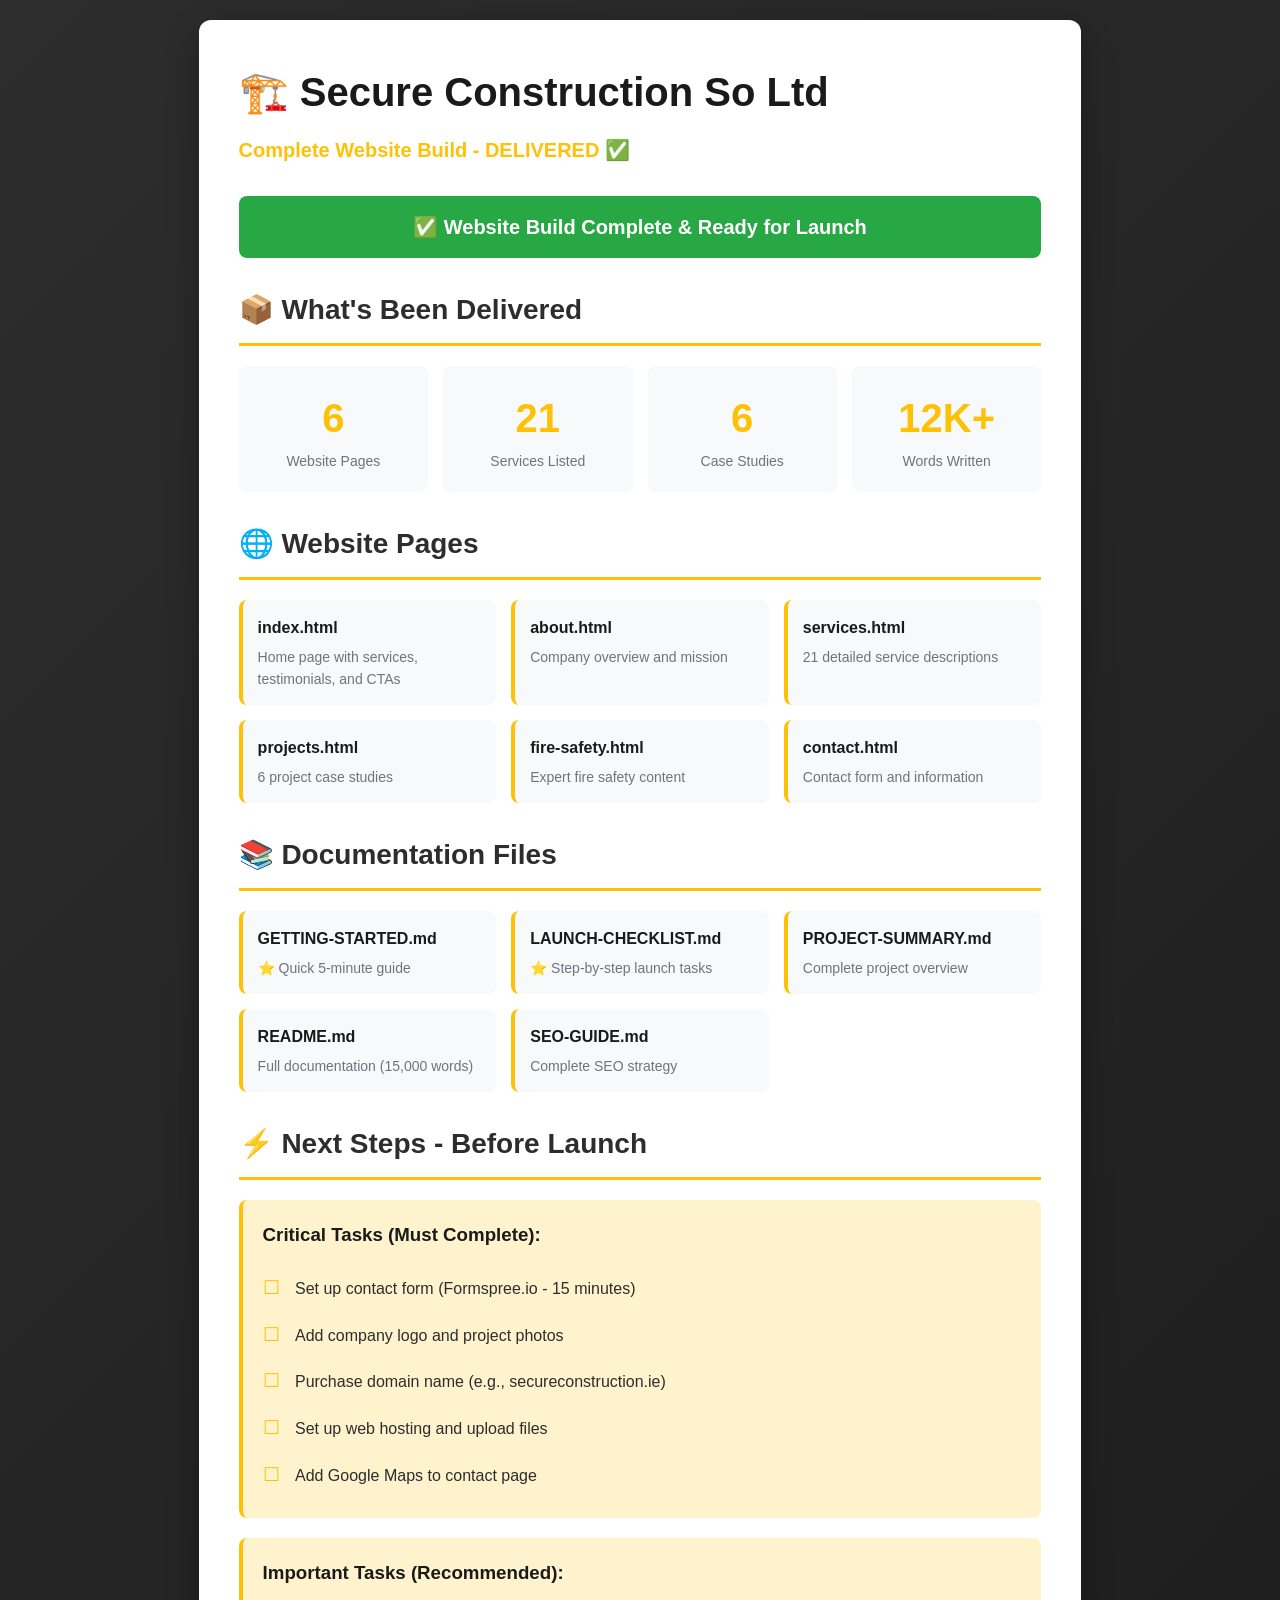
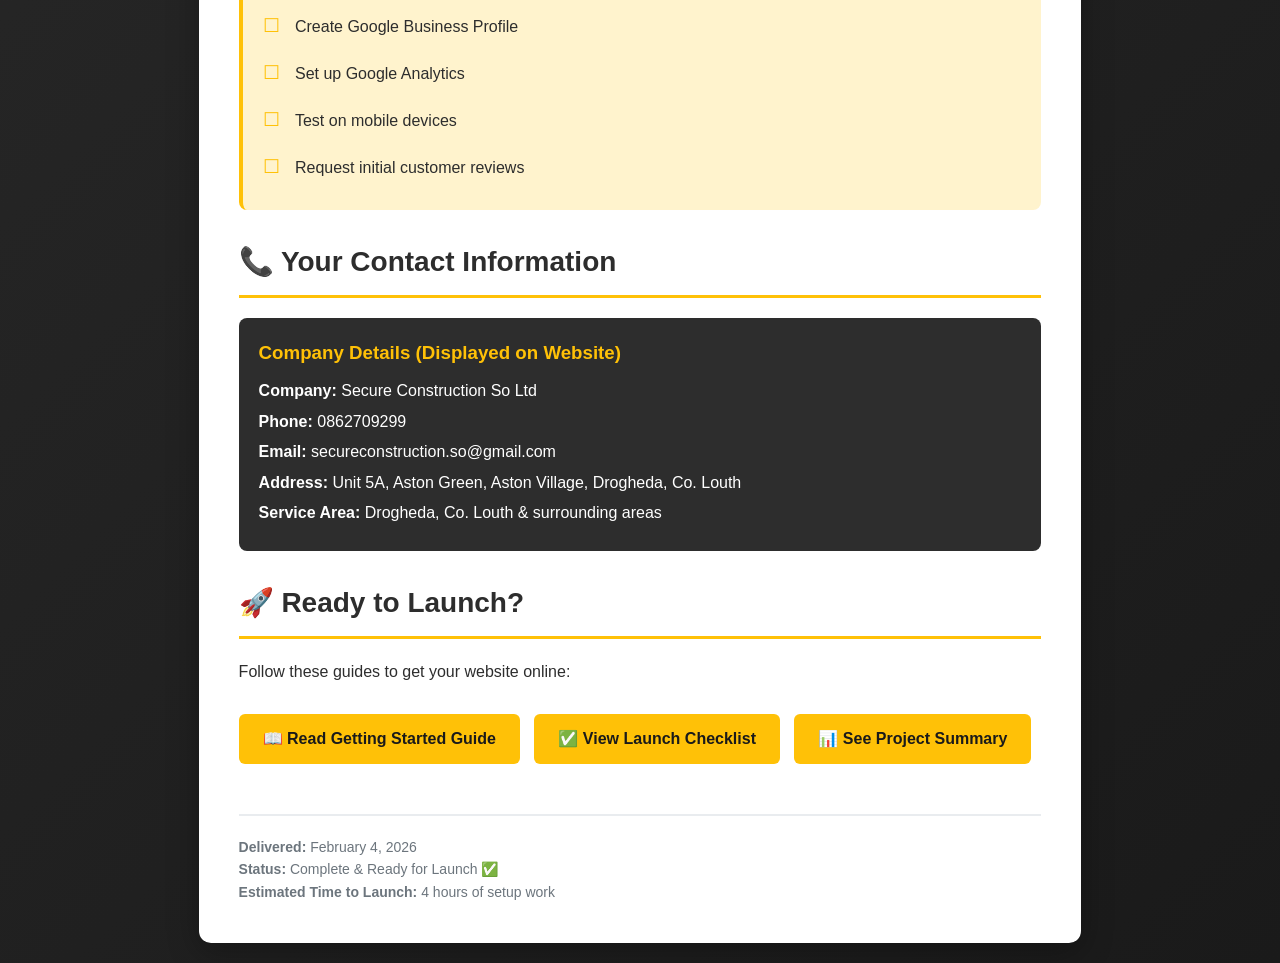
<file: FILES-DELIVERED.html>
<!DOCTYPE html>
<html lang="en">
<head>
    <meta charset="UTF-8">
    <meta name="viewport" content="width=device-width, initial-scale=1.0">
    <title>Files Delivered - Secure Construction So Ltd</title>
    <style>
        * {
            margin: 0;
            padding: 0;
            box-sizing: border-box;
        }
        body {
            font-family: -apple-system, BlinkMacSystemFont, 'Segoe UI', Arial, sans-serif;
            line-height: 1.6;
            color: #2d2d2d;
            background: linear-gradient(135deg, #2d2d2d 0%, #1a1a1a 100%);
            min-height: 100vh;
            display: flex;
            align-items: center;
            justify-content: center;
            padding: 20px;
        }
        .container {
            max-width: 900px;
            background: white;
            padding: 40px;
            border-radius: 12px;
            box-shadow: 0 8px 32px rgba(0,0,0,0.3);
        }
        h1 {
            color: #1a1a1a;
            margin-bottom: 10px;
            font-size: 2.5rem;
        }
        .subtitle {
            color: #ffc107;
            font-size: 1.25rem;
            margin-bottom: 30px;
            font-weight: 600;
        }
        h2 {
            color: #2d2d2d;
            margin: 30px 0 15px 0;
            font-size: 1.75rem;
            border-bottom: 3px solid #ffc107;
            padding-bottom: 10px;
        }
        .status {
            background: #28a745;
            color: white;
            padding: 15px 25px;
            border-radius: 8px;
            text-align: center;
            font-size: 1.25rem;
            font-weight: 600;
            margin: 20px 0;
        }
        .file-grid {
            display: grid;
            grid-template-columns: repeat(auto-fit, minmax(250px, 1fr));
            gap: 15px;
            margin: 20px 0;
        }
        .file-card {
            background: #f8f9fa;
            padding: 15px;
            border-radius: 8px;
            border-left: 4px solid #ffc107;
        }
        .file-card h3 {
            color: #1a1a1a;
            font-size: 1rem;
            margin-bottom: 5px;
        }
        .file-card p {
            color: #6c757d;
            font-size: 0.875rem;
        }
        .checklist {
            background: #fff3cd;
            padding: 20px;
            border-radius: 8px;
            border-left: 4px solid #ffc107;
            margin: 20px 0;
        }
        .checklist h3 {
            color: #1a1a1a;
            margin-bottom: 15px;
        }
        .checklist ul {
            list-style: none;
            padding-left: 0;
        }
        .checklist li {
            padding: 8px 0;
            color: #2d2d2d;
        }
        .checklist li:before {
            content: "☐ ";
            color: #ffc107;
            font-size: 1.2rem;
            margin-right: 10px;
        }
        .contact-info {
            background: #2d2d2d;
            color: white;
            padding: 20px;
            border-radius: 8px;
            margin: 20px 0;
        }
        .contact-info h3 {
            color: #ffc107;
            margin-bottom: 10px;
        }
        .contact-info p {
            margin: 5px 0;
        }
        .btn {
            display: inline-block;
            padding: 12px 24px;
            background: #ffc107;
            color: #1a1a1a;
            text-decoration: none;
            border-radius: 6px;
            font-weight: 600;
            margin: 10px 10px 10px 0;
            transition: all 0.3s;
        }
        .btn:hover {
            background: #e0a800;
            transform: translateY(-2px);
        }
        .stats {
            display: grid;
            grid-template-columns: repeat(auto-fit, minmax(150px, 1fr));
            gap: 15px;
            margin: 20px 0;
        }
        .stat-box {
            text-align: center;
            padding: 20px;
            background: #f8f9fa;
            border-radius: 8px;
        }
        .stat-number {
            font-size: 2.5rem;
            font-weight: 700;
            color: #ffc107;
        }
        .stat-label {
            color: #6c757d;
            font-size: 0.875rem;
        }
        @media (max-width: 768px) {
            .container {
                padding: 20px;
            }
            h1 {
                font-size: 1.75rem;
            }
            .subtitle {
                font-size: 1rem;
            }
        }
    </style>
</head>
<body>
    <div class="container">
        <h1>🏗️ Secure Construction So Ltd</h1>
        <div class="subtitle">Complete Website Build - DELIVERED ✅</div>
        
        <div class="status">
            ✅ Website Build Complete & Ready for Launch
        </div>

        <h2>📦 What's Been Delivered</h2>
        
        <div class="stats">
            <div class="stat-box">
                <div class="stat-number">6</div>
                <div class="stat-label">Website Pages</div>
            </div>
            <div class="stat-box">
                <div class="stat-number">21</div>
                <div class="stat-label">Services Listed</div>
            </div>
            <div class="stat-box">
                <div class="stat-number">6</div>
                <div class="stat-label">Case Studies</div>
            </div>
            <div class="stat-box">
                <div class="stat-number">12K+</div>
                <div class="stat-label">Words Written</div>
            </div>
        </div>

        <h2>🌐 Website Pages</h2>
        <div class="file-grid">
            <div class="file-card">
                <h3>index.html</h3>
                <p>Home page with services, testimonials, and CTAs</p>
            </div>
            <div class="file-card">
                <h3>about.html</h3>
                <p>Company overview and mission</p>
            </div>
            <div class="file-card">
                <h3>services.html</h3>
                <p>21 detailed service descriptions</p>
            </div>
            <div class="file-card">
                <h3>projects.html</h3>
                <p>6 project case studies</p>
            </div>
            <div class="file-card">
                <h3>fire-safety.html</h3>
                <p>Expert fire safety content</p>
            </div>
            <div class="file-card">
                <h3>contact.html</h3>
                <p>Contact form and information</p>
            </div>
        </div>

        <h2>📚 Documentation Files</h2>
        <div class="file-grid">
            <div class="file-card">
                <h3>GETTING-STARTED.md</h3>
                <p>⭐ Quick 5-minute guide</p>
            </div>
            <div class="file-card">
                <h3>LAUNCH-CHECKLIST.md</h3>
                <p>⭐ Step-by-step launch tasks</p>
            </div>
            <div class="file-card">
                <h3>PROJECT-SUMMARY.md</h3>
                <p>Complete project overview</p>
            </div>
            <div class="file-card">
                <h3>README.md</h3>
                <p>Full documentation (15,000 words)</p>
            </div>
            <div class="file-card">
                <h3>SEO-GUIDE.md</h3>
                <p>Complete SEO strategy</p>
            </div>
        </div>

        <h2>⚡ Next Steps - Before Launch</h2>
        <div class="checklist">
            <h3>Critical Tasks (Must Complete):</h3>
            <ul>
                <li>Set up contact form (Formspree.io - 15 minutes)</li>
                <li>Add company logo and project photos</li>
                <li>Purchase domain name (e.g., secureconstruction.ie)</li>
                <li>Set up web hosting and upload files</li>
                <li>Add Google Maps to contact page</li>
            </ul>
        </div>

        <div class="checklist">
            <h3>Important Tasks (Recommended):</h3>
            <ul>
                <li>Create Google Business Profile</li>
                <li>Set up Google Analytics</li>
                <li>Test on mobile devices</li>
                <li>Request initial customer reviews</li>
            </ul>
        </div>

        <h2>📞 Your Contact Information</h2>
        <div class="contact-info">
            <h3>Company Details (Displayed on Website)</h3>
            <p><strong>Company:</strong> Secure Construction So Ltd</p>
            <p><strong>Phone:</strong> 0862709299</p>
            <p><strong>Email:</strong> secureconstruction.so@gmail.com</p>
            <p><strong>Address:</strong> Unit 5A, Aston Green, Aston Village, Drogheda, Co. Louth</p>
            <p><strong>Service Area:</strong> Drogheda, Co. Louth & surrounding areas</p>
        </div>

        <h2>🚀 Ready to Launch?</h2>
        <p style="margin: 20px 0;">Follow these guides to get your website online:</p>
        
        <a href="GETTING-STARTED.md" class="btn">📖 Read Getting Started Guide</a>
        <a href="LAUNCH-CHECKLIST.md" class="btn">✅ View Launch Checklist</a>
        <a href="PROJECT-SUMMARY.md" class="btn">📊 See Project Summary</a>

        <div style="margin-top: 40px; padding-top: 20px; border-top: 2px solid #e9ecef; color: #6c757d; font-size: 0.875rem;">
            <p><strong>Delivered:</strong> February 4, 2026</p>
            <p><strong>Status:</strong> Complete & Ready for Launch ✅</p>
            <p><strong>Estimated Time to Launch:</strong> 4 hours of setup work</p>
        </div>
    </div>
</body>
</html>
</file>
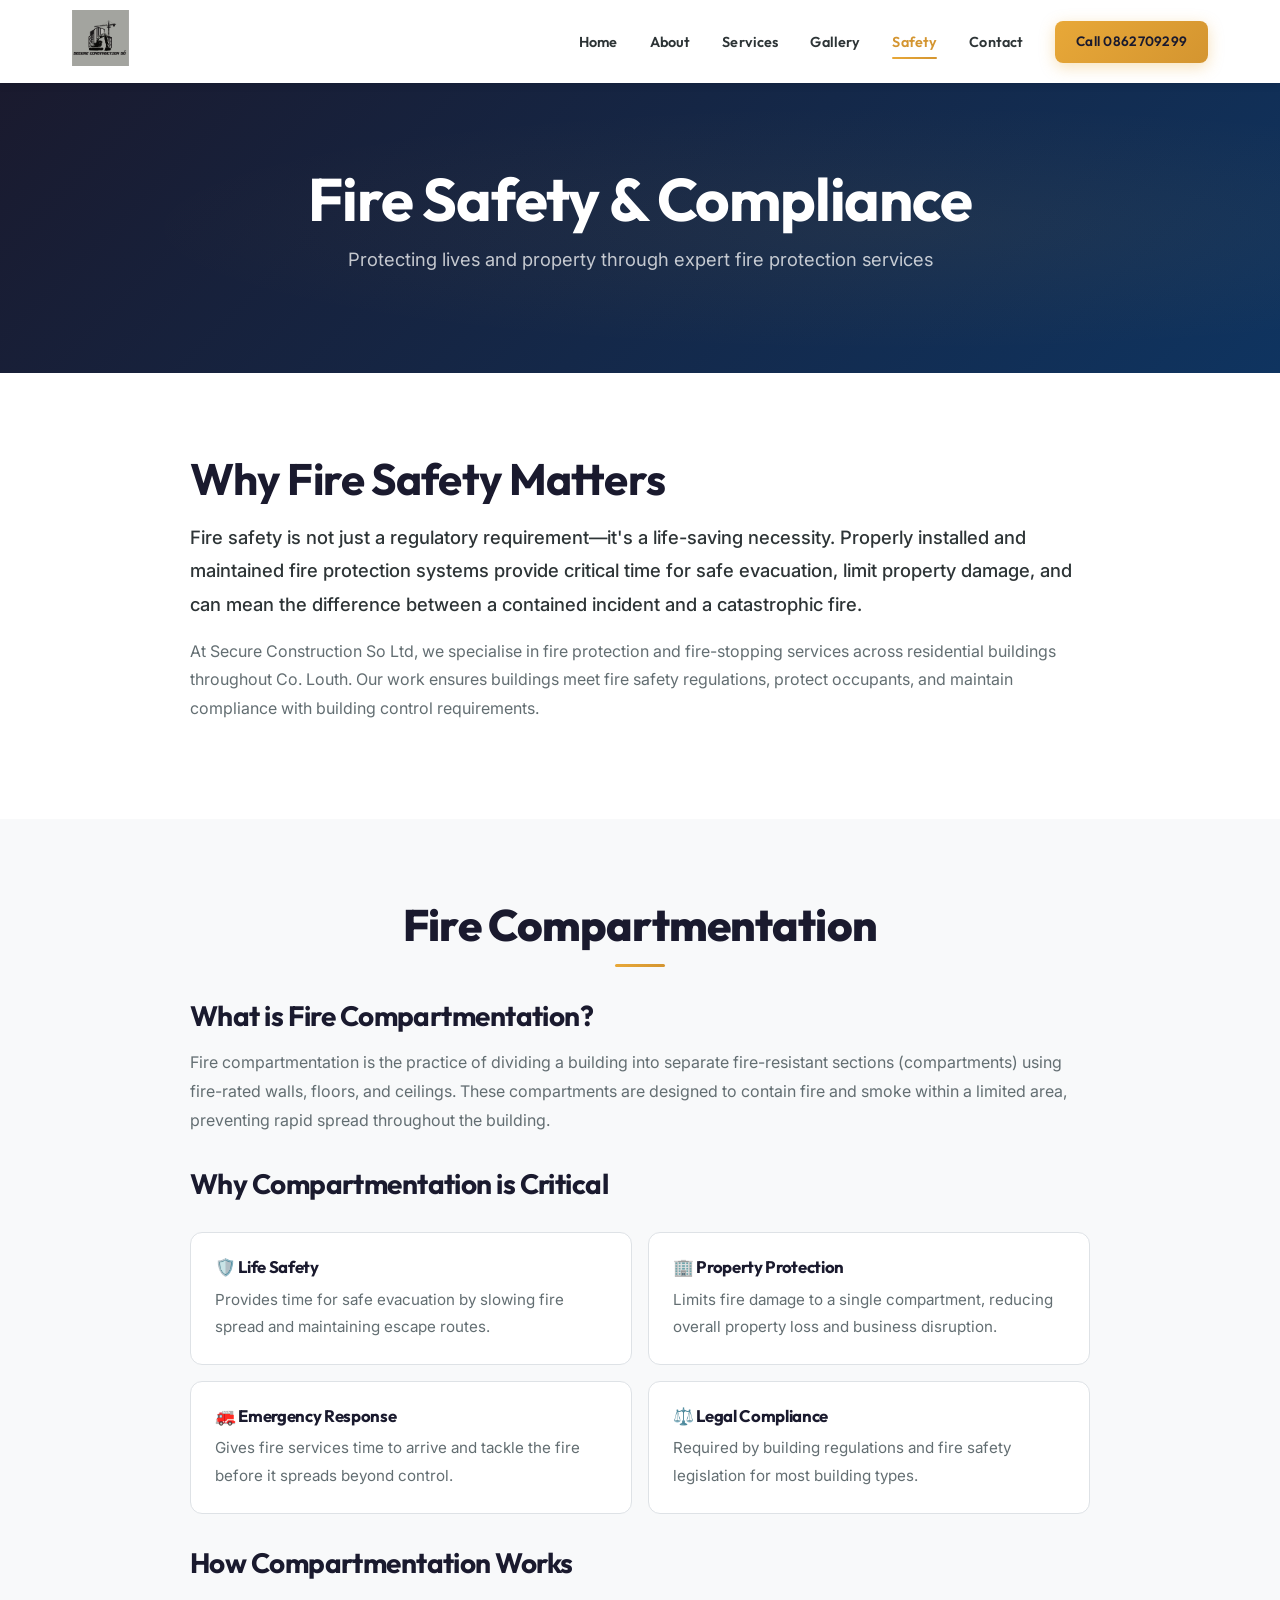
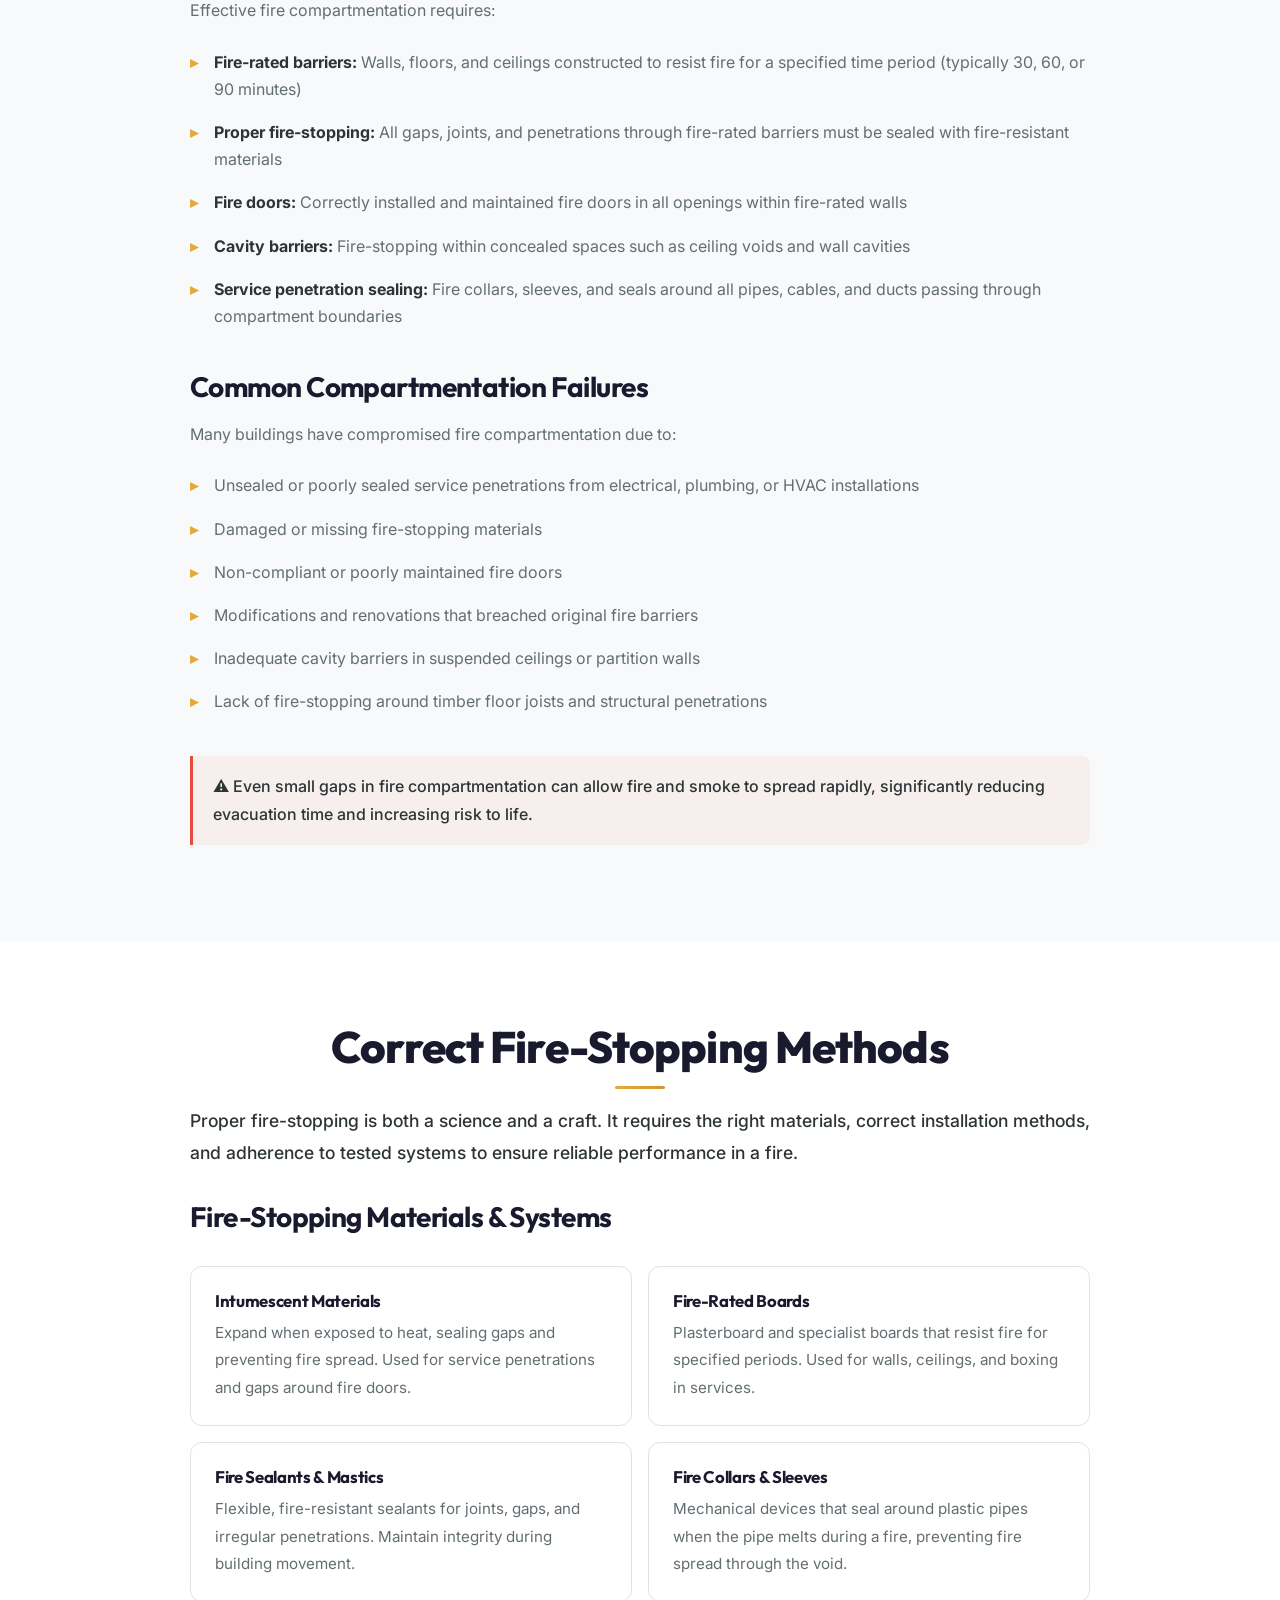
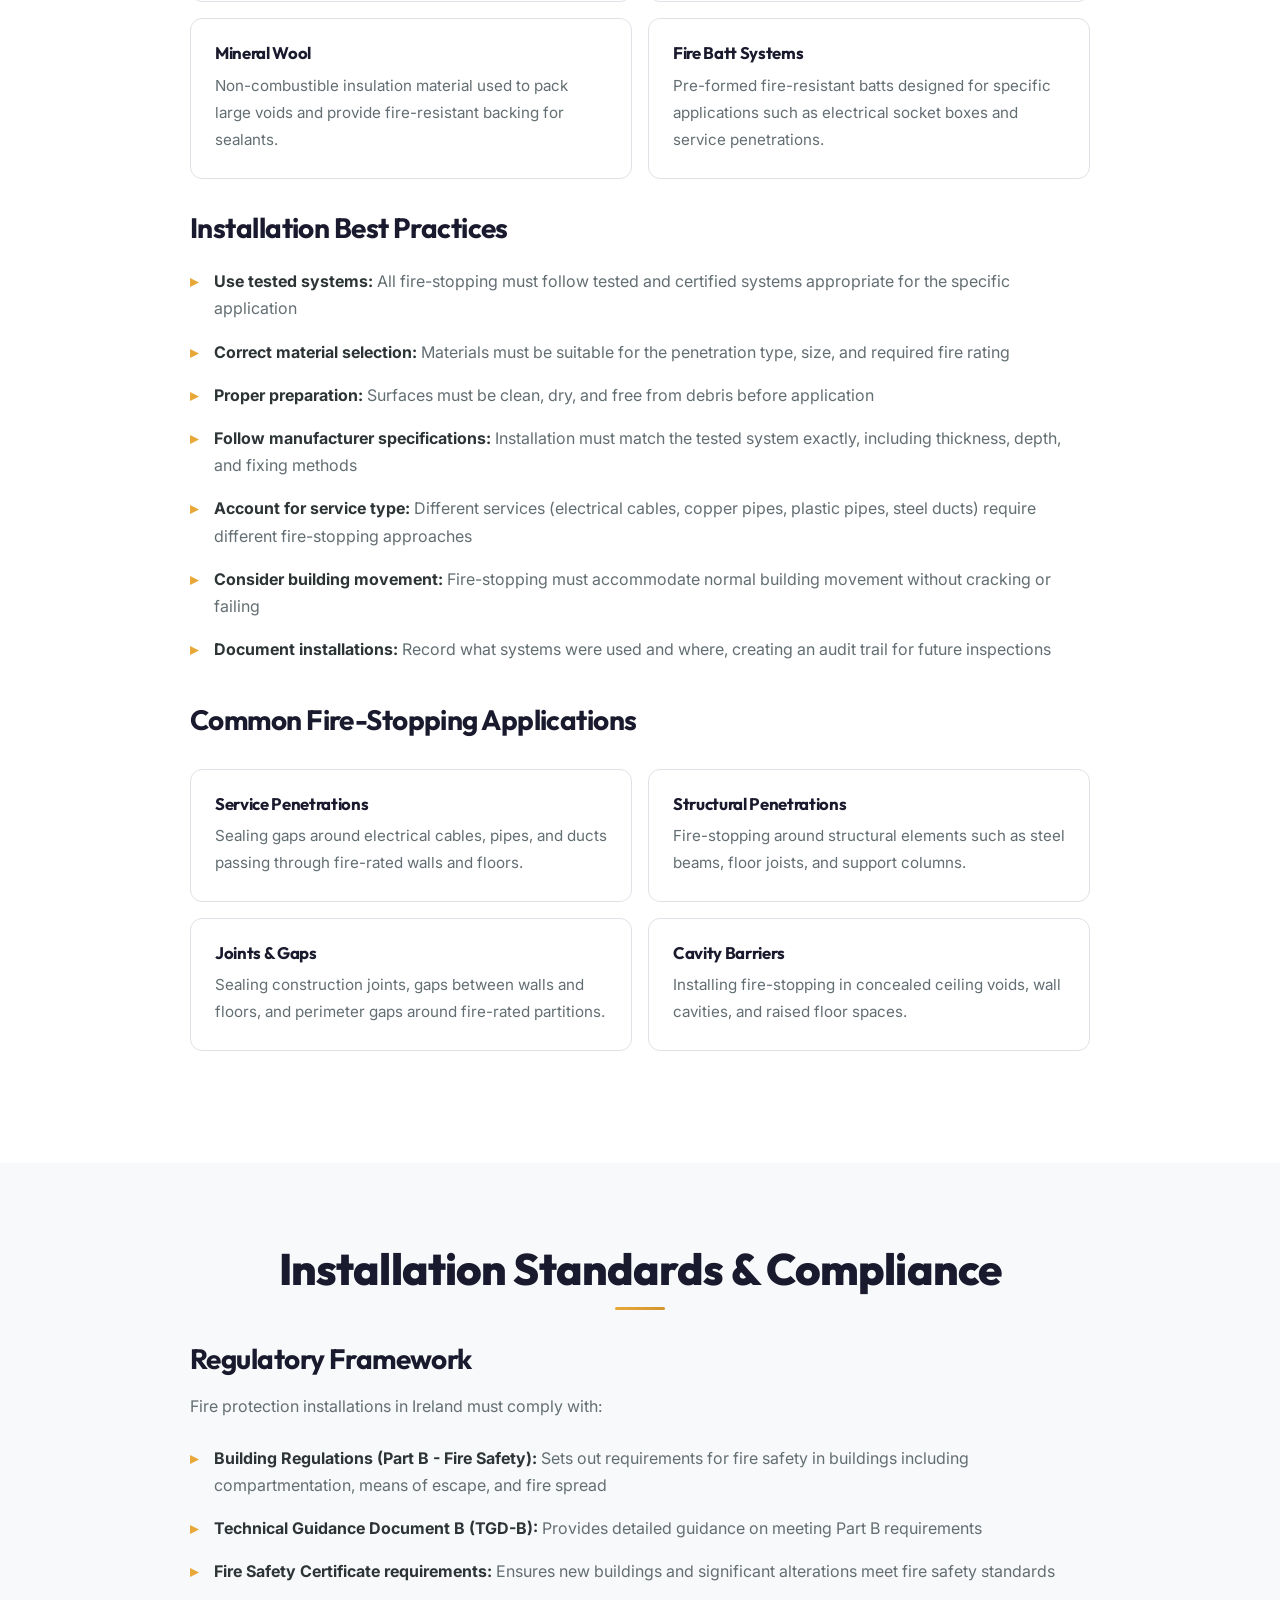
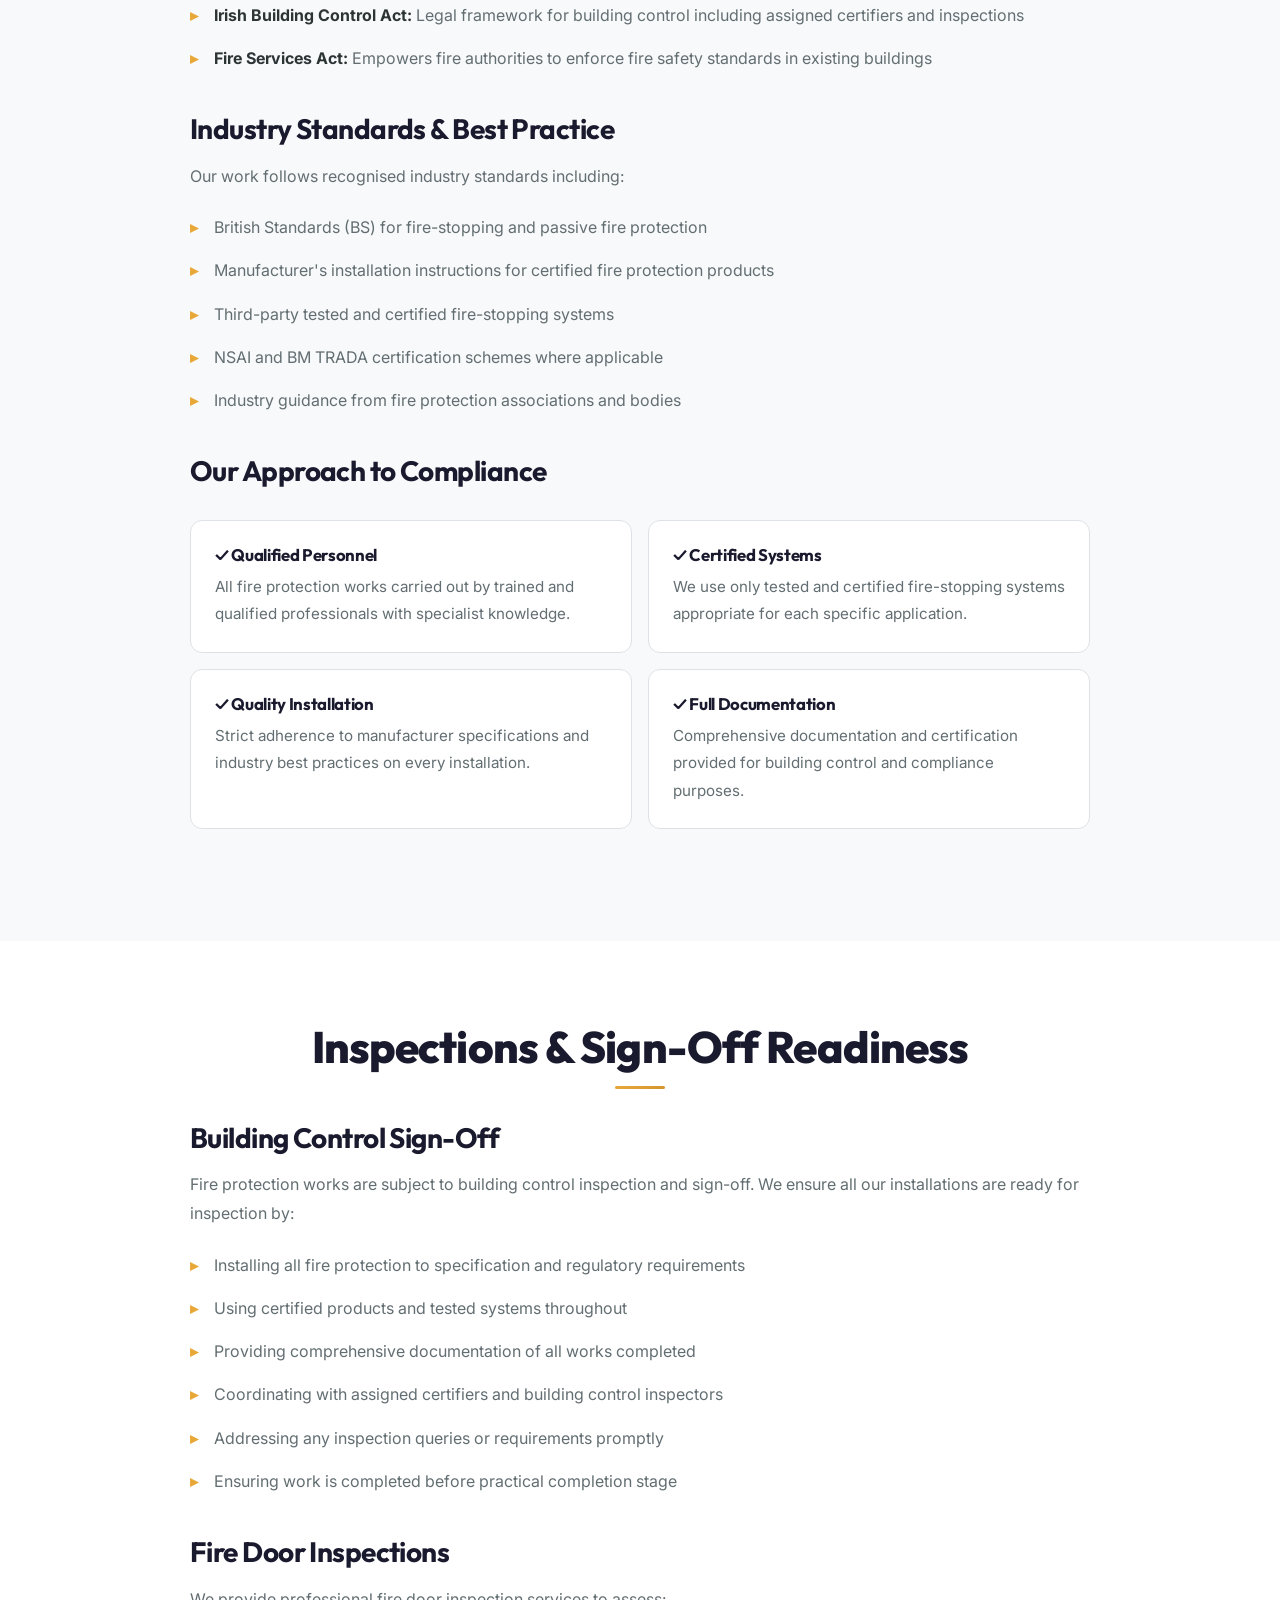
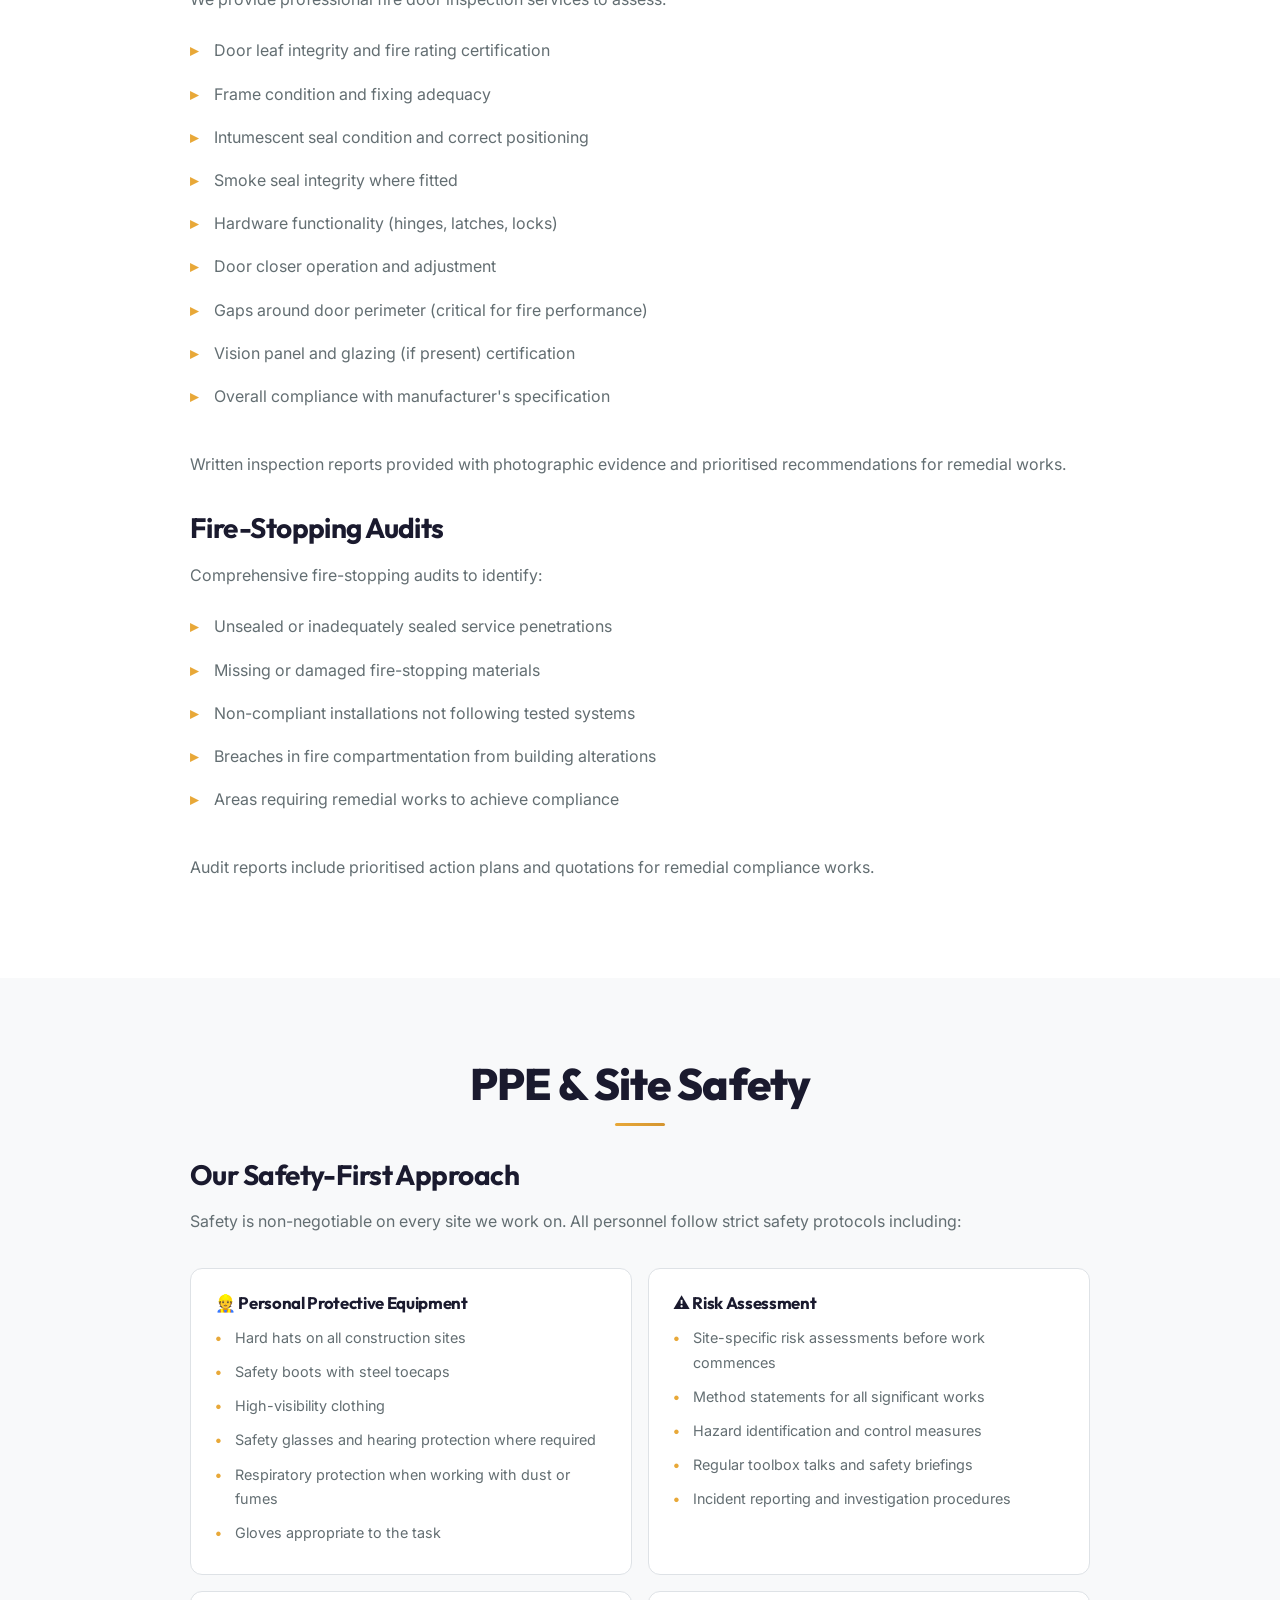
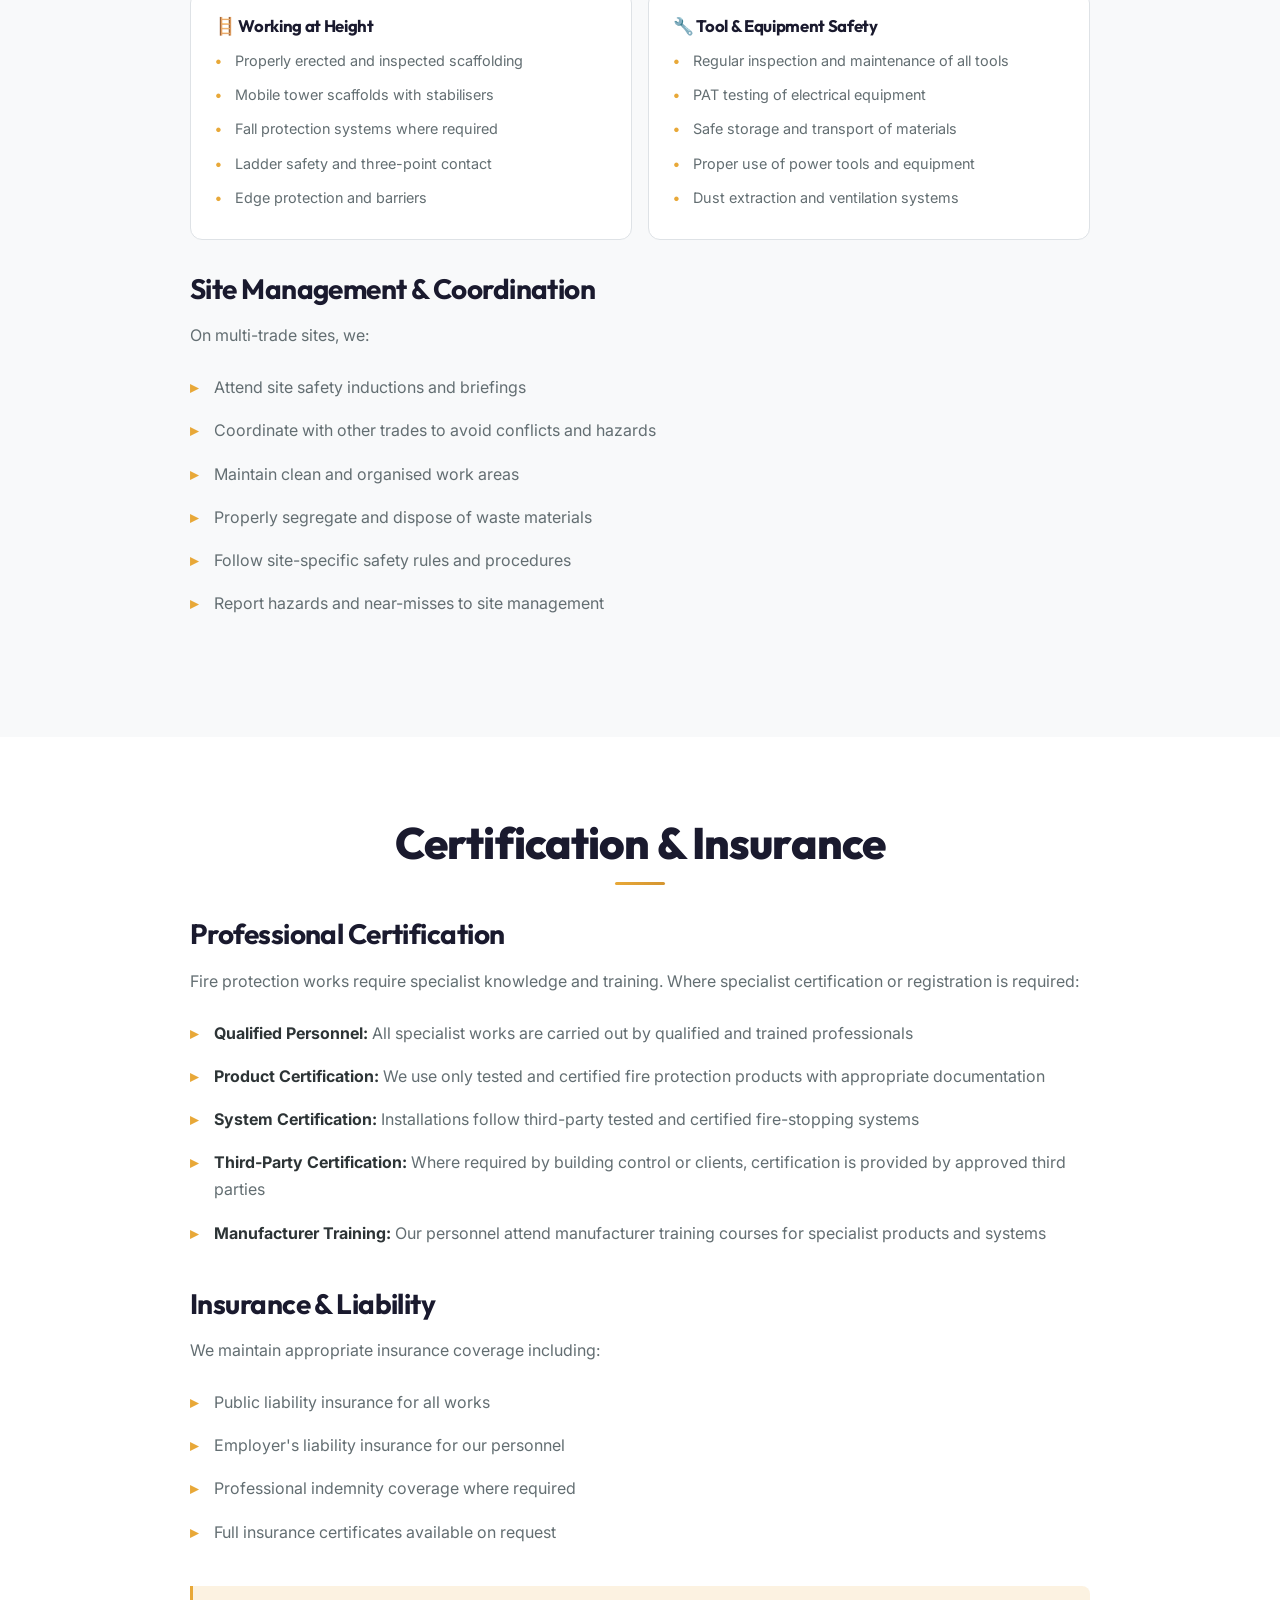
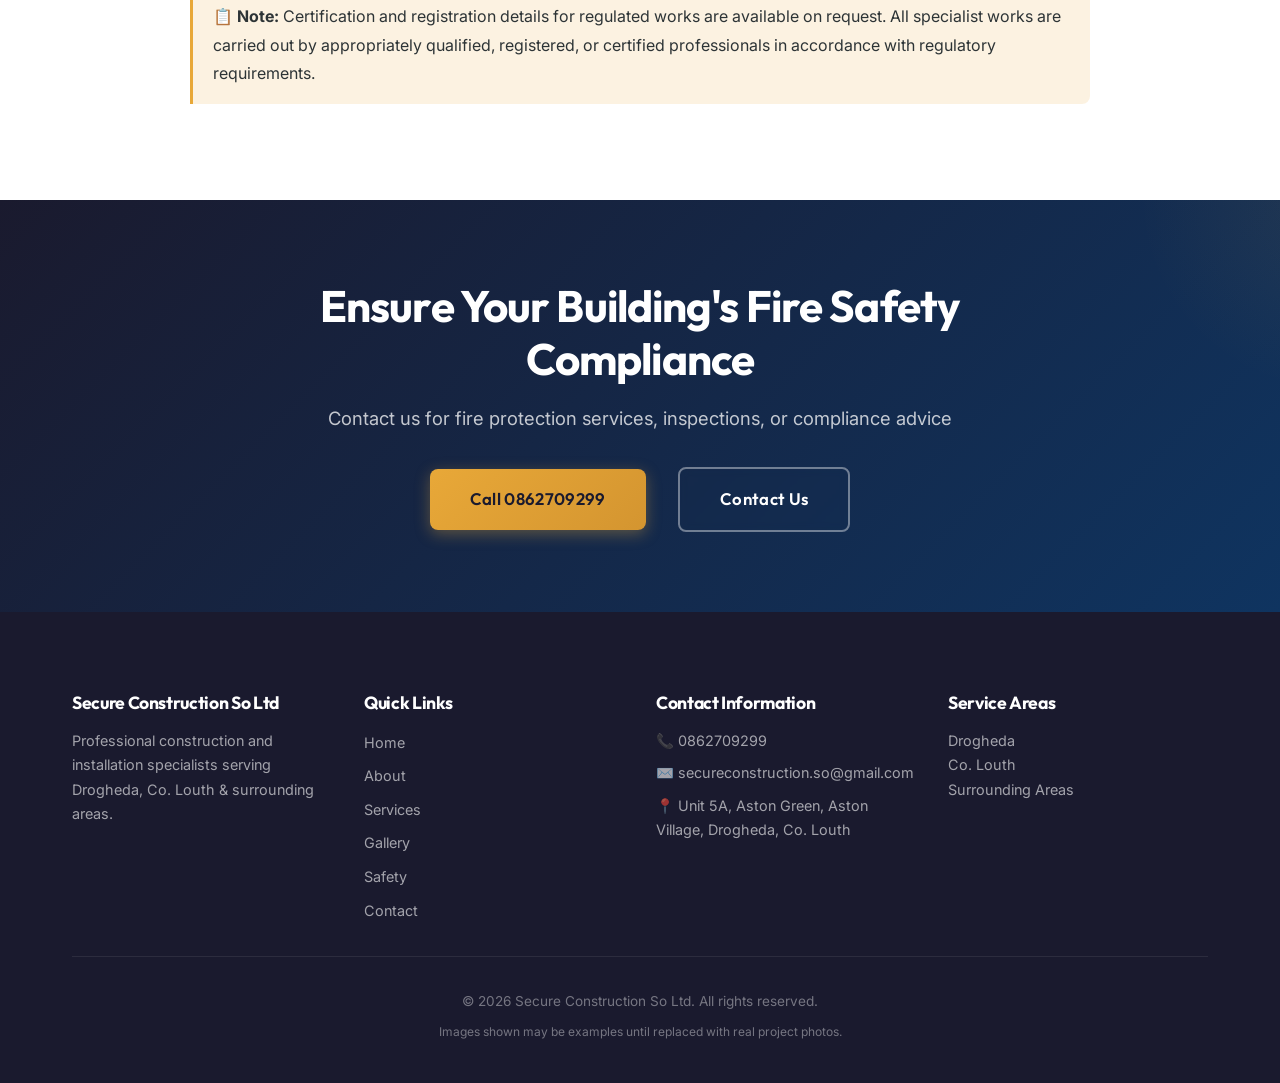
<file: fire-safety.html>
<!DOCTYPE html>
<html lang="en">
<head>
    <meta charset="UTF-8">
    <meta name="viewport" content="width=device-width, initial-scale=1.0">
    <meta name="description" content="Fire safety & compliance services in Drogheda. Expert fire compartmentation, fire-stopping, and passive fire protection across Co. Louth.">
    <meta name="keywords" content="fire safety Drogheda, fire stopping Drogheda, fire compartmentation Ireland, fire doors Co. Louth, passive fire protection">
    <title>Fire Safety & Compliance | Secure Construction So Ltd</title>
    <link rel="stylesheet" href="css/styles.css?v=20260204p">
    <link rel="preconnect" href="https://fonts.googleapis.com">
    <link rel="preconnect" href="https://fonts.gstatic.com" crossorigin>
    <link href="https://fonts.googleapis.com/css2?family=Inter:wght@300;400;500;600;700;800&display=swap" rel="stylesheet">
</head>
<body>
    <!-- Sticky Header -->
    <header class="header" id="header">
        <div class="container">
            <div class="header-content">
                <div class="logo">
                    <a href="index.html" class="logo-link" aria-label="Secure Construction So Ltd">
                        <img src="assets/logo.png" alt="Secure Construction So Ltd" class="logo-img">
                    </a>
                </div>
                <nav class="nav" id="nav">
                    <ul class="nav-list">
                        <li><a href="index.html">Home</a></li>
                        <li><a href="about.html">About</a></li>
                        <li><a href="services.html">Services</a></li>
                        <li><a href="projects.html">Gallery</a></li>
                        <li><a href="fire-safety.html" class="active">Safety</a></li>
                        <li><a href="contact.html">Contact</a></li>
                    </ul>
                    <a href="tel:0862709299" class="btn btn-primary btn-header">Call 0862709299</a>
                </nav>
                <button class="mobile-menu-toggle" id="mobileMenuToggle" aria-label="Toggle menu">
                    <span></span>
                    <span></span>
                    <span></span>
                </button>
            </div>
        </div>
    </header>

    <!-- Page Hero -->
    <section class="page-hero hero-fire-safety">
        <div class="container">
            <h1>Fire Safety & Compliance</h1>
            <p>Protecting lives and property through expert fire protection services</p>
        </div>
    </section>

    <!-- Introduction -->
    <section class="section">
        <div class="container">
            <div class="fire-safety-intro">
                <h2>Why Fire Safety Matters</h2>
                <p class="lead">Fire safety is not just a regulatory requirement—it's a life-saving necessity. Properly installed and maintained fire protection systems provide critical time for safe evacuation, limit property damage, and can mean the difference between a contained incident and a catastrophic fire.</p>
                <p>At Secure Construction So Ltd, we specialise in fire protection and fire-stopping services across residential buildings throughout Co. Louth. Our work ensures buildings meet fire safety regulations, protect occupants, and maintain compliance with building control requirements.</p>
            </div>
        </div>
    </section>

    <!-- Fire Compartmentation -->
    <section class="section section-alt">
        <div class="container">
            <h2 class="section-title">Fire Compartmentation</h2>
            <div class="fire-content">
                <h3>What is Fire Compartmentation?</h3>
                <p>Fire compartmentation is the practice of dividing a building into separate fire-resistant sections (compartments) using fire-rated walls, floors, and ceilings. These compartments are designed to contain fire and smoke within a limited area, preventing rapid spread throughout the building.</p>

                <h3>Why Compartmentation is Critical</h3>
                <div class="importance-grid">
                    <div class="importance-card">
                        <h4>🛡️ Life Safety</h4>
                        <p>Provides time for safe evacuation by slowing fire spread and maintaining escape routes.</p>
                    </div>
                    <div class="importance-card">
                        <h4>🏢 Property Protection</h4>
                        <p>Limits fire damage to a single compartment, reducing overall property loss and business disruption.</p>
                    </div>
                    <div class="importance-card">
                        <h4>🚒 Emergency Response</h4>
                        <p>Gives fire services time to arrive and tackle the fire before it spreads beyond control.</p>
                    </div>
                    <div class="importance-card">
                        <h4>⚖️ Legal Compliance</h4>
                        <p>Required by building regulations and fire safety legislation for most building types.</p>
                    </div>
                </div>

                <h3>How Compartmentation Works</h3>
                <p>Effective fire compartmentation requires:</p>
                <ul class="fire-safety-list">
                    <li><strong>Fire-rated barriers:</strong> Walls, floors, and ceilings constructed to resist fire for a specified time period (typically 30, 60, or 90 minutes)</li>
                    <li><strong>Proper fire-stopping:</strong> All gaps, joints, and penetrations through fire-rated barriers must be sealed with fire-resistant materials</li>
                    <li><strong>Fire doors:</strong> Correctly installed and maintained fire doors in all openings within fire-rated walls</li>
                    <li><strong>Cavity barriers:</strong> Fire-stopping within concealed spaces such as ceiling voids and wall cavities</li>
                    <li><strong>Service penetration sealing:</strong> Fire collars, sleeves, and seals around all pipes, cables, and ducts passing through compartment boundaries</li>
                </ul>

                <h3>Common Compartmentation Failures</h3>
                <p>Many buildings have compromised fire compartmentation due to:</p>
                <ul class="fire-safety-list">
                    <li>Unsealed or poorly sealed service penetrations from electrical, plumbing, or HVAC installations</li>
                    <li>Damaged or missing fire-stopping materials</li>
                    <li>Non-compliant or poorly maintained fire doors</li>
                    <li>Modifications and renovations that breached original fire barriers</li>
                    <li>Inadequate cavity barriers in suspended ceilings or partition walls</li>
                    <li>Lack of fire-stopping around timber floor joists and structural penetrations</li>
                </ul>

                <p class="warning-text">⚠️ Even small gaps in fire compartmentation can allow fire and smoke to spread rapidly, significantly reducing evacuation time and increasing risk to life.</p>
            </div>
        </div>
    </section>

    <!-- Fire-Stopping Methods -->
    <section class="section">
        <div class="container">
            <h2 class="section-title">Correct Fire-Stopping Methods</h2>
            <div class="fire-content">
                <p class="lead">Proper fire-stopping is both a science and a craft. It requires the right materials, correct installation methods, and adherence to tested systems to ensure reliable performance in a fire.</p>

                <h3>Fire-Stopping Materials & Systems</h3>
                <div class="materials-grid">
                    <div class="material-card">
                        <h4>Intumescent Materials</h4>
                        <p>Expand when exposed to heat, sealing gaps and preventing fire spread. Used for service penetrations and gaps around fire doors.</p>
                    </div>
                    <div class="material-card">
                        <h4>Fire-Rated Boards</h4>
                        <p>Plasterboard and specialist boards that resist fire for specified periods. Used for walls, ceilings, and boxing in services.</p>
                    </div>
                    <div class="material-card">
                        <h4>Fire Sealants & Mastics</h4>
                        <p>Flexible, fire-resistant sealants for joints, gaps, and irregular penetrations. Maintain integrity during building movement.</p>
                    </div>
                    <div class="material-card">
                        <h4>Fire Collars & Sleeves</h4>
                        <p>Mechanical devices that seal around plastic pipes when the pipe melts during a fire, preventing fire spread through the void.</p>
                    </div>
                    <div class="material-card">
                        <h4>Mineral Wool</h4>
                        <p>Non-combustible insulation material used to pack large voids and provide fire-resistant backing for sealants.</p>
                    </div>
                    <div class="material-card">
                        <h4>Fire Batt Systems</h4>
                        <p>Pre-formed fire-resistant batts designed for specific applications such as electrical socket boxes and service penetrations.</p>
                    </div>
                </div>

                <h3>Installation Best Practices</h3>
                <ul class="fire-safety-list">
                    <li><strong>Use tested systems:</strong> All fire-stopping must follow tested and certified systems appropriate for the specific application</li>
                    <li><strong>Correct material selection:</strong> Materials must be suitable for the penetration type, size, and required fire rating</li>
                    <li><strong>Proper preparation:</strong> Surfaces must be clean, dry, and free from debris before application</li>
                    <li><strong>Follow manufacturer specifications:</strong> Installation must match the tested system exactly, including thickness, depth, and fixing methods</li>
                    <li><strong>Account for service type:</strong> Different services (electrical cables, copper pipes, plastic pipes, steel ducts) require different fire-stopping approaches</li>
                    <li><strong>Consider building movement:</strong> Fire-stopping must accommodate normal building movement without cracking or failing</li>
                    <li><strong>Document installations:</strong> Record what systems were used and where, creating an audit trail for future inspections</li>
                </ul>

                <h3>Common Fire-Stopping Applications</h3>
                <div class="applications-grid">
                    <div class="application-card">
                        <h4>Service Penetrations</h4>
                        <p>Sealing gaps around electrical cables, pipes, and ducts passing through fire-rated walls and floors.</p>
                    </div>
                    <div class="application-card">
                        <h4>Structural Penetrations</h4>
                        <p>Fire-stopping around structural elements such as steel beams, floor joists, and support columns.</p>
                    </div>
                    <div class="application-card">
                        <h4>Joints & Gaps</h4>
                        <p>Sealing construction joints, gaps between walls and floors, and perimeter gaps around fire-rated partitions.</p>
                    </div>
                    <div class="application-card">
                        <h4>Cavity Barriers</h4>
                        <p>Installing fire-stopping in concealed ceiling voids, wall cavities, and raised floor spaces.</p>
                    </div>
                </div>
            </div>
        </div>
    </section>

    <!-- Installation Standards -->
    <section class="section section-alt">
        <div class="container">
            <h2 class="section-title">Installation Standards & Compliance</h2>
            <div class="fire-content">
                <h3>Regulatory Framework</h3>
                <p>Fire protection installations in Ireland must comply with:</p>
                <ul class="fire-safety-list">
                    <li><strong>Building Regulations (Part B - Fire Safety):</strong> Sets out requirements for fire safety in buildings including compartmentation, means of escape, and fire spread</li>
                    <li><strong>Technical Guidance Document B (TGD-B):</strong> Provides detailed guidance on meeting Part B requirements</li>
                    <li><strong>Fire Safety Certificate requirements:</strong> Ensures new buildings and significant alterations meet fire safety standards</li>
                    <li><strong>Irish Building Control Act:</strong> Legal framework for building control including assigned certifiers and inspections</li>
                    <li><strong>Fire Services Act:</strong> Empowers fire authorities to enforce fire safety standards in existing buildings</li>
                </ul>

                <h3>Industry Standards & Best Practice</h3>
                <p>Our work follows recognised industry standards including:</p>
                <ul class="fire-safety-list">
                    <li>British Standards (BS) for fire-stopping and passive fire protection</li>
                    <li>Manufacturer's installation instructions for certified fire protection products</li>
                    <li>Third-party tested and certified fire-stopping systems</li>
                    <li>NSAI and BM TRADA certification schemes where applicable</li>
                    <li>Industry guidance from fire protection associations and bodies</li>
                </ul>

                <h3>Our Approach to Compliance</h3>
                <div class="compliance-features">
                    <div class="compliance-card">
                        <h4>✓ Qualified Personnel</h4>
                        <p>All fire protection works carried out by trained and qualified professionals with specialist knowledge.</p>
                    </div>
                    <div class="compliance-card">
                        <h4>✓ Certified Systems</h4>
                        <p>We use only tested and certified fire-stopping systems appropriate for each specific application.</p>
                    </div>
                    <div class="compliance-card">
                        <h4>✓ Quality Installation</h4>
                        <p>Strict adherence to manufacturer specifications and industry best practices on every installation.</p>
                    </div>
                    <div class="compliance-card">
                        <h4>✓ Full Documentation</h4>
                        <p>Comprehensive documentation and certification provided for building control and compliance purposes.</p>
                    </div>
                </div>
            </div>
        </div>
    </section>

    <!-- Inspections & Sign-Off -->
    <section class="section">
        <div class="container">
            <h2 class="section-title">Inspections & Sign-Off Readiness</h2>
            <div class="fire-content">
                <h3>Building Control Sign-Off</h3>
                <p>Fire protection works are subject to building control inspection and sign-off. We ensure all our installations are ready for inspection by:</p>
                <ul class="fire-safety-list">
                    <li>Installing all fire protection to specification and regulatory requirements</li>
                    <li>Using certified products and tested systems throughout</li>
                    <li>Providing comprehensive documentation of all works completed</li>
                    <li>Coordinating with assigned certifiers and building control inspectors</li>
                    <li>Addressing any inspection queries or requirements promptly</li>
                    <li>Ensuring work is completed before practical completion stage</li>
                </ul>

                <h3>Fire Door Inspections</h3>
                <p>We provide professional fire door inspection services to assess:</p>
                <ul class="fire-safety-list">
                    <li>Door leaf integrity and fire rating certification</li>
                    <li>Frame condition and fixing adequacy</li>
                    <li>Intumescent seal condition and correct positioning</li>
                    <li>Smoke seal integrity where fitted</li>
                    <li>Hardware functionality (hinges, latches, locks)</li>
                    <li>Door closer operation and adjustment</li>
                    <li>Gaps around door perimeter (critical for fire performance)</li>
                    <li>Vision panel and glazing (if present) certification</li>
                    <li>Overall compliance with manufacturer's specification</li>
                </ul>
                <p>Written inspection reports provided with photographic evidence and prioritised recommendations for remedial works.</p>

                <h3>Fire-Stopping Audits</h3>
                <p>Comprehensive fire-stopping audits to identify:</p>
                <ul class="fire-safety-list">
                    <li>Unsealed or inadequately sealed service penetrations</li>
                    <li>Missing or damaged fire-stopping materials</li>
                    <li>Non-compliant installations not following tested systems</li>
                    <li>Breaches in fire compartmentation from building alterations</li>
                    <li>Areas requiring remedial works to achieve compliance</li>
                </ul>
                <p>Audit reports include prioritised action plans and quotations for remedial compliance works.</p>
            </div>
        </div>
    </section>

    <!-- PPE & Site Safety -->
    <section class="section section-alt">
        <div class="container">
            <h2 class="section-title">PPE & Site Safety</h2>
            <div class="fire-content">
                <h3>Our Safety-First Approach</h3>
                <p>Safety is non-negotiable on every site we work on. All personnel follow strict safety protocols including:</p>

                <div class="safety-grid">
                    <div class="safety-card">
                        <h4>👷 Personal Protective Equipment</h4>
                        <ul>
                            <li>Hard hats on all construction sites</li>
                            <li>Safety boots with steel toecaps</li>
                            <li>High-visibility clothing</li>
                            <li>Safety glasses and hearing protection where required</li>
                            <li>Respiratory protection when working with dust or fumes</li>
                            <li>Gloves appropriate to the task</li>
                        </ul>
                    </div>

                    <div class="safety-card">
                        <h4>⚠️ Risk Assessment</h4>
                        <ul>
                            <li>Site-specific risk assessments before work commences</li>
                            <li>Method statements for all significant works</li>
                            <li>Hazard identification and control measures</li>
                            <li>Regular toolbox talks and safety briefings</li>
                            <li>Incident reporting and investigation procedures</li>
                        </ul>
                    </div>

                    <div class="safety-card">
                        <h4>🪜 Working at Height</h4>
                        <ul>
                            <li>Properly erected and inspected scaffolding</li>
                            <li>Mobile tower scaffolds with stabilisers</li>
                            <li>Fall protection systems where required</li>
                            <li>Ladder safety and three-point contact</li>
                            <li>Edge protection and barriers</li>
                        </ul>
                    </div>

                    <div class="safety-card">
                        <h4>🔧 Tool & Equipment Safety</h4>
                        <ul>
                            <li>Regular inspection and maintenance of all tools</li>
                            <li>PAT testing of electrical equipment</li>
                            <li>Safe storage and transport of materials</li>
                            <li>Proper use of power tools and equipment</li>
                            <li>Dust extraction and ventilation systems</li>
                        </ul>
                    </div>
                </div>

                <h3>Site Management & Coordination</h3>
                <p>On multi-trade sites, we:</p>
                <ul class="fire-safety-list">
                    <li>Attend site safety inductions and briefings</li>
                    <li>Coordinate with other trades to avoid conflicts and hazards</li>
                    <li>Maintain clean and organised work areas</li>
                    <li>Properly segregate and dispose of waste materials</li>
                    <li>Follow site-specific safety rules and procedures</li>
                    <li>Report hazards and near-misses to site management</li>
                </ul>
            </div>
        </div>
    </section>

    <!-- Certification & Insurance -->
    <section class="section">
        <div class="container">
            <h2 class="section-title">Certification & Insurance</h2>
            <div class="fire-content">
                <h3>Professional Certification</h3>
                <p>Fire protection works require specialist knowledge and training. Where specialist certification or registration is required:</p>
                <ul class="fire-safety-list">
                    <li><strong>Qualified Personnel:</strong> All specialist works are carried out by qualified and trained professionals</li>
                    <li><strong>Product Certification:</strong> We use only tested and certified fire protection products with appropriate documentation</li>
                    <li><strong>System Certification:</strong> Installations follow third-party tested and certified fire-stopping systems</li>
                    <li><strong>Third-Party Certification:</strong> Where required by building control or clients, certification is provided by approved third parties</li>
                    <li><strong>Manufacturer Training:</strong> Our personnel attend manufacturer training courses for specialist products and systems</li>
                </ul>

                <h3>Insurance & Liability</h3>
                <p>We maintain appropriate insurance coverage including:</p>
                <ul class="fire-safety-list">
                    <li>Public liability insurance for all works</li>
                    <li>Employer's liability insurance for our personnel</li>
                    <li>Professional indemnity coverage where required</li>
                    <li>Full insurance certificates available on request</li>
                </ul>

                <p class="info-text">📋 <strong>Note:</strong> Certification and registration details for regulated works are available on request. All specialist works are carried out by appropriately qualified, registered, or certified professionals in accordance with regulatory requirements.</p>
            </div>
        </div>
    </section>

    <!-- CTA Section -->
    <section class="section cta-banner">
        <div class="container">
            <div class="cta-content">
                <h2>Ensure Your Building's Fire Safety Compliance</h2>
                <p>Contact us for fire protection services, inspections, or compliance advice</p>
                <div class="cta-buttons">
                    <a href="tel:0862709299" class="btn btn-primary btn-large">Call 0862709299</a>
                    <a href="contact.html" class="btn btn-secondary btn-large">Contact Us</a>
                </div>
            </div>
        </div>
    </section>

    <!-- Footer -->
    <footer class="footer">
        <div class="container">
            <div class="footer-content">
                <div class="footer-section">
                    <h3>Secure Construction So Ltd</h3>
                    <p>Professional construction and installation specialists serving Drogheda, Co. Louth & surrounding areas.</p>
                </div>
                <div class="footer-section">
                    <h4>Quick Links</h4>
                    <ul class="footer-links">
                        <li><a href="index.html">Home</a></li>
                        <li><a href="about.html">About</a></li>
                        <li><a href="services.html">Services</a></li>
                        <li><a href="projects.html">Gallery</a></li>
                        <li><a href="fire-safety.html">Safety</a></li>
                        <li><a href="contact.html">Contact</a></li>
                    </ul>
                </div>
                <div class="footer-section">
                    <h4>Contact Information</h4>
                    <ul class="footer-contact">
                        <li>📞 <a href="tel:0862709299">0862709299</a></li>
                        <li>✉️ <a href="mailto:secureconstruction.so@gmail.com">secureconstruction.so@gmail.com</a></li>
                        <li>📍 Unit 5A, Aston Green, Aston Village, Drogheda, Co. Louth</li>
                    </ul>
                </div>
                <div class="footer-section">
                    <h4>Service Areas</h4>
                    <p>Drogheda<br>Co. Louth<br>Surrounding Areas</p>
                </div>
            </div>
            <div class="footer-bottom">
                <p>&copy; 2026 Secure Construction So Ltd. All rights reserved.</p>
                <p class="disclaimer">Images shown may be examples until replaced with real project photos.</p>
            </div>
        </div>
    </footer>

    <script src="js/script.js"></script>
</body>
</html>
</file>
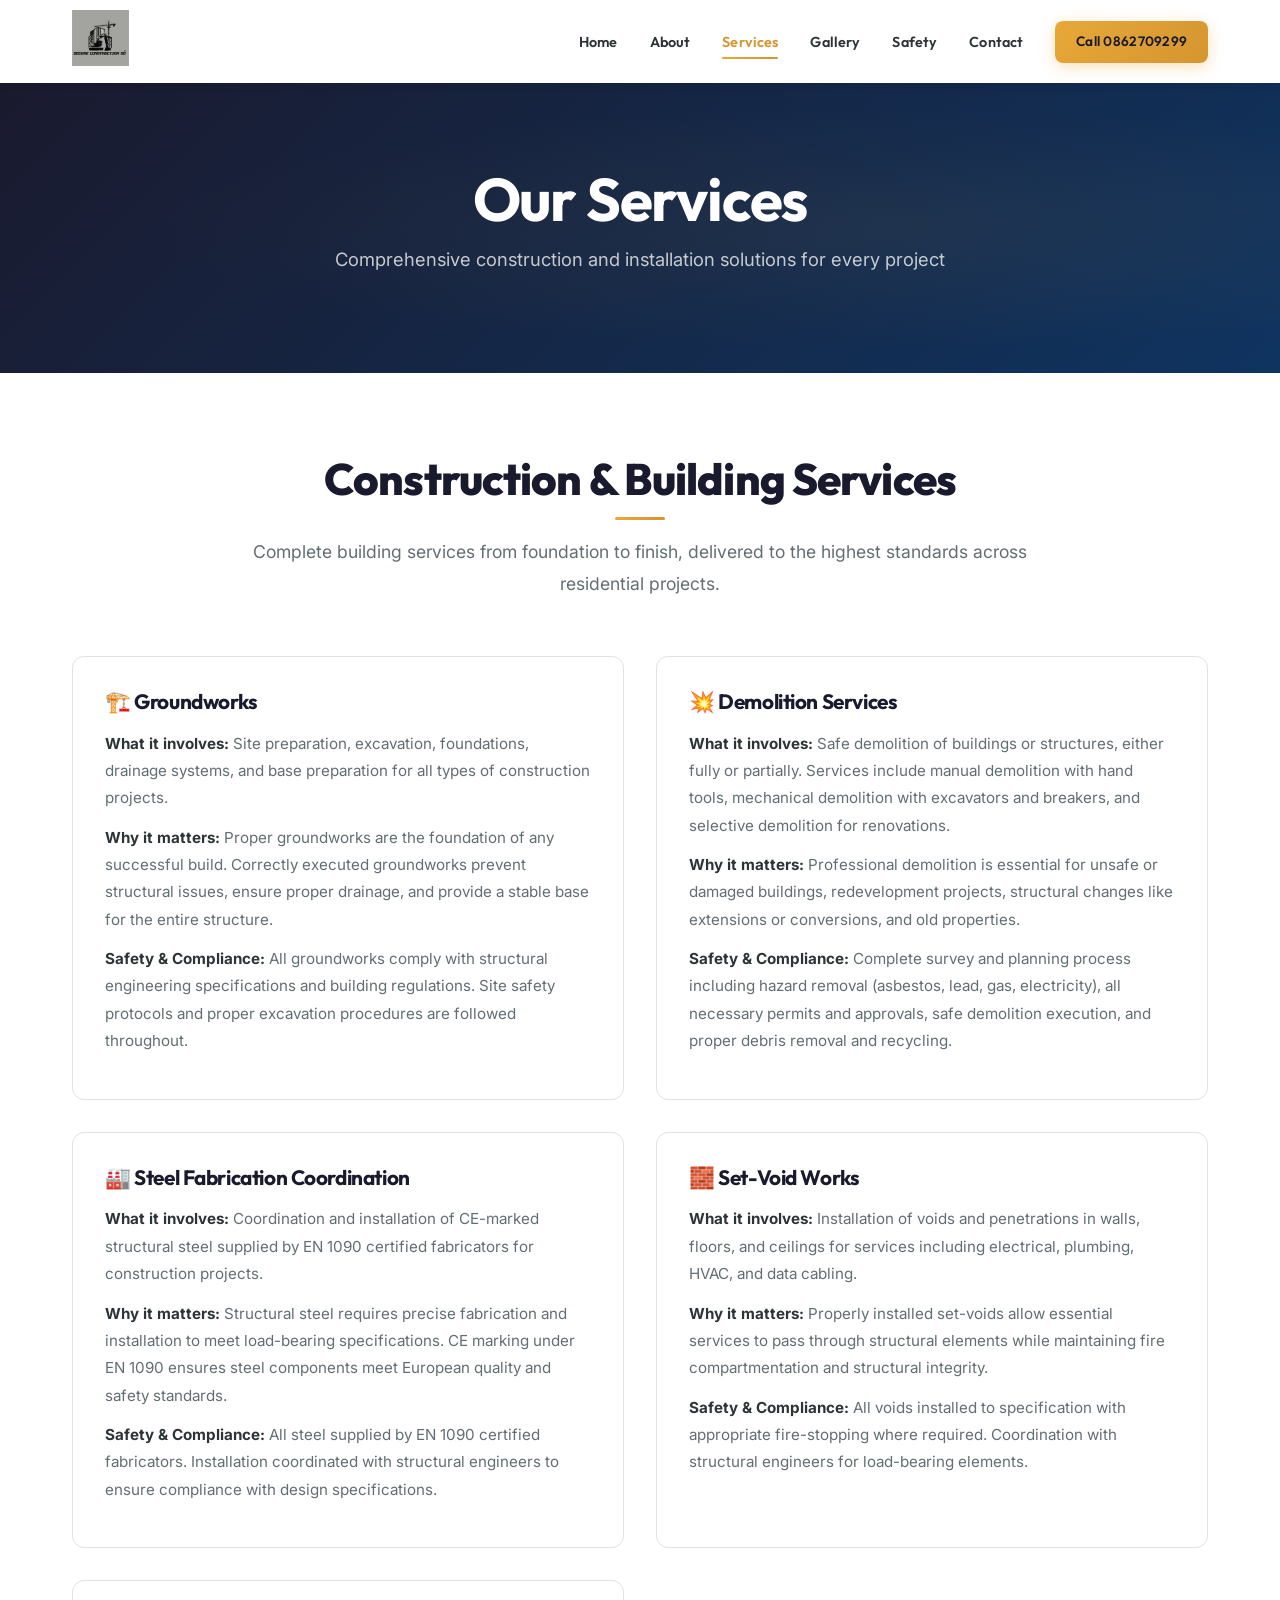
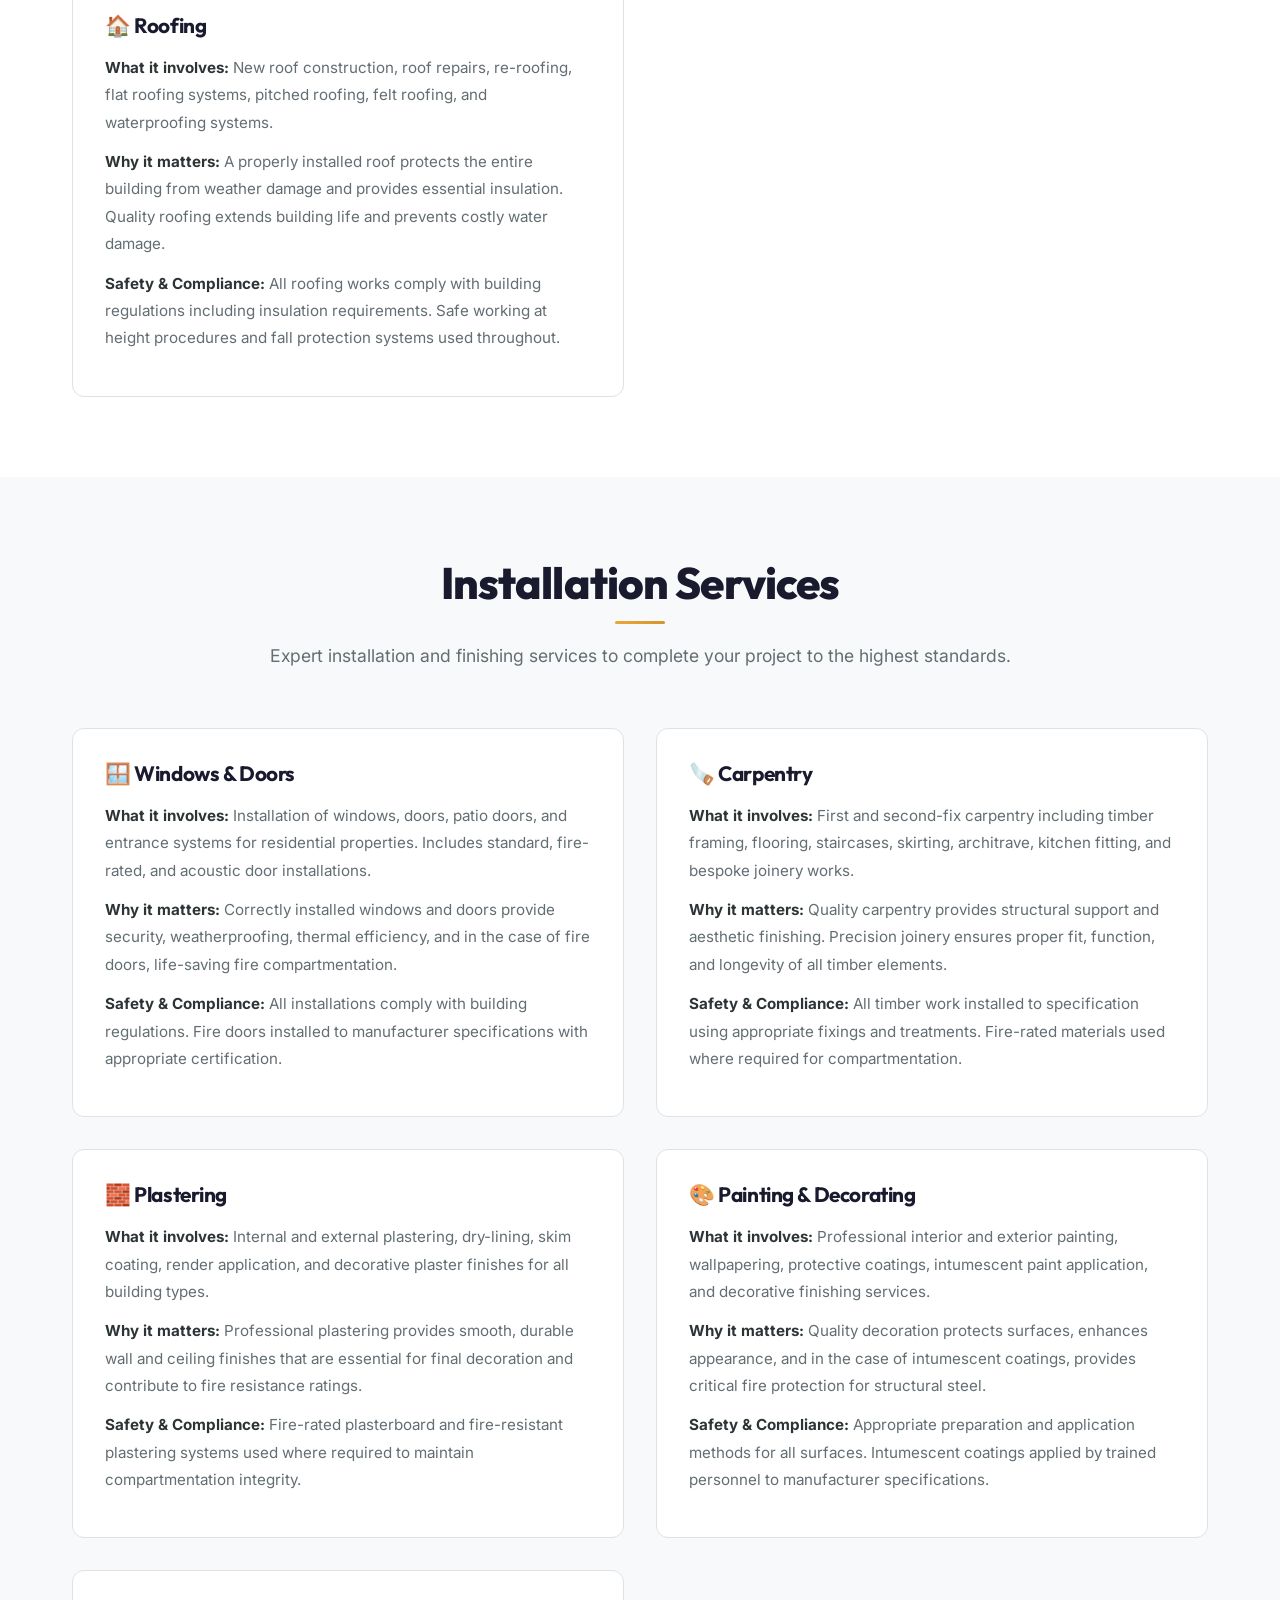
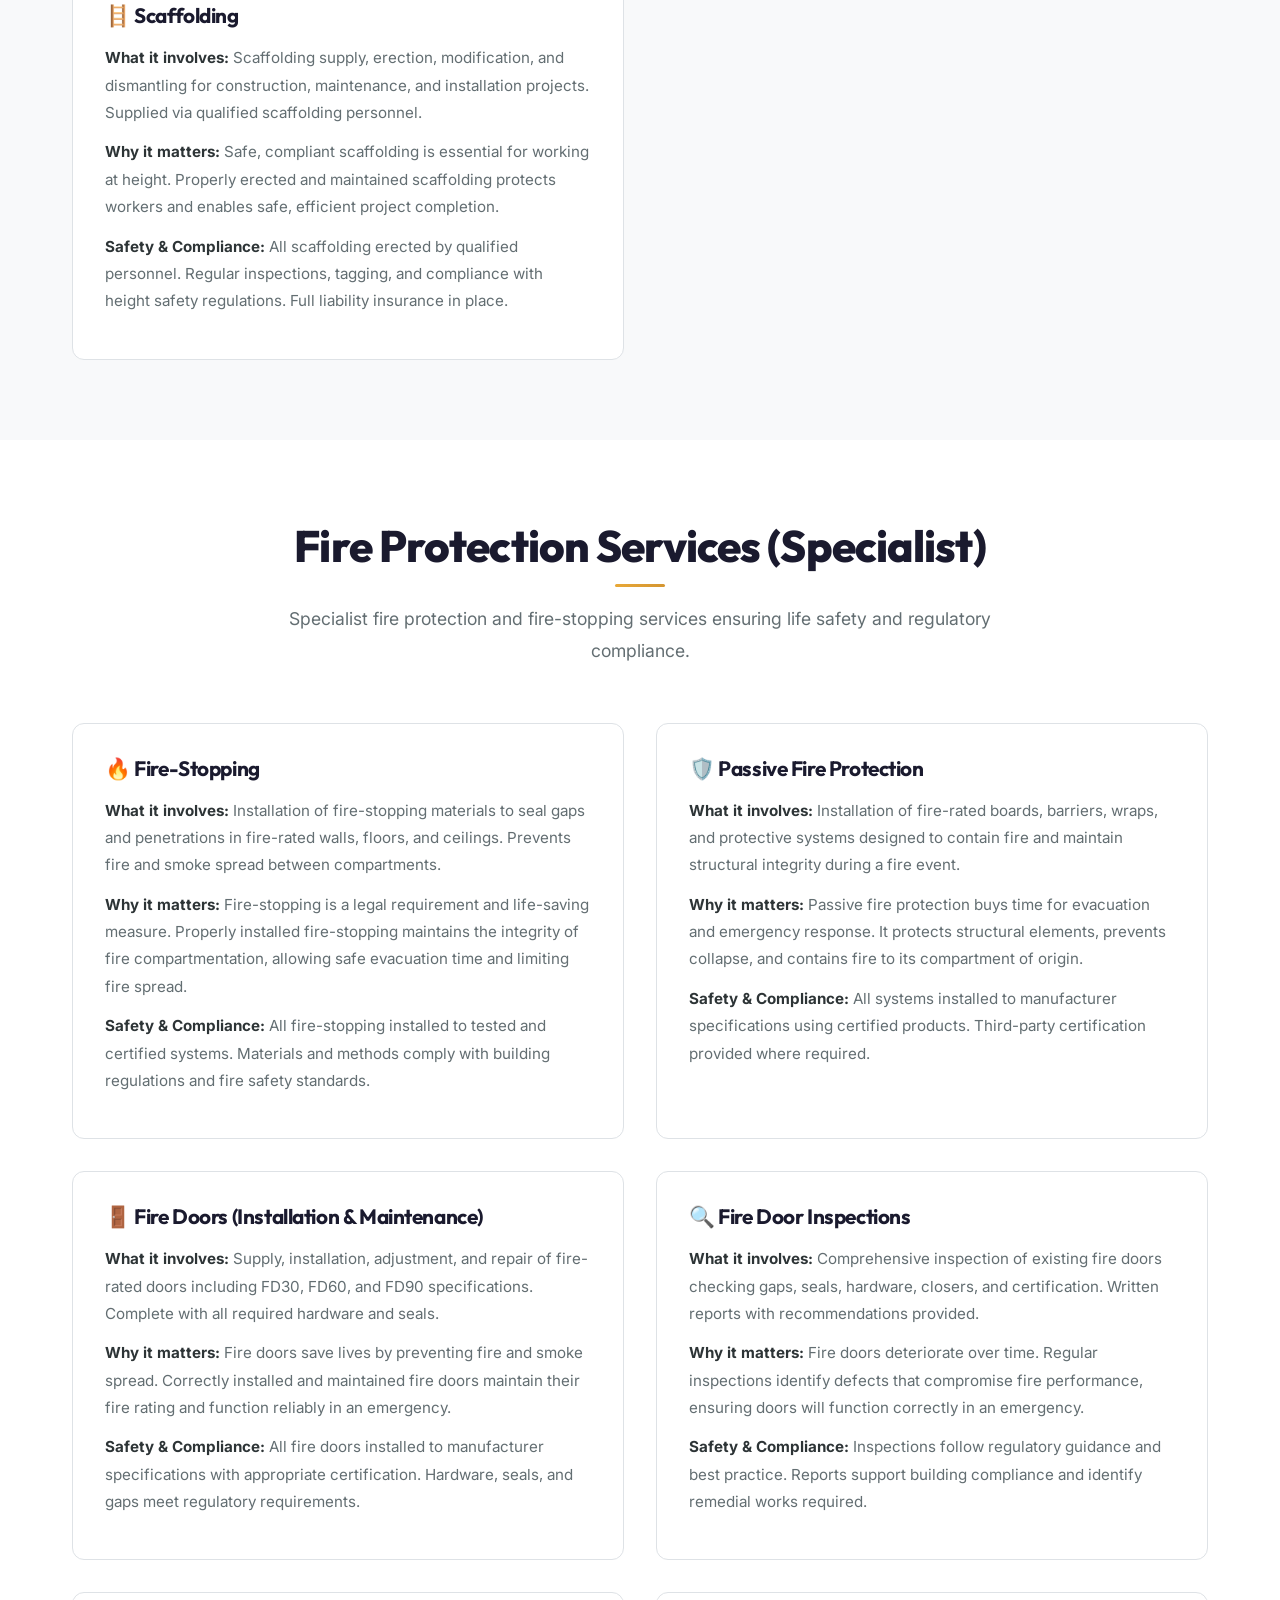
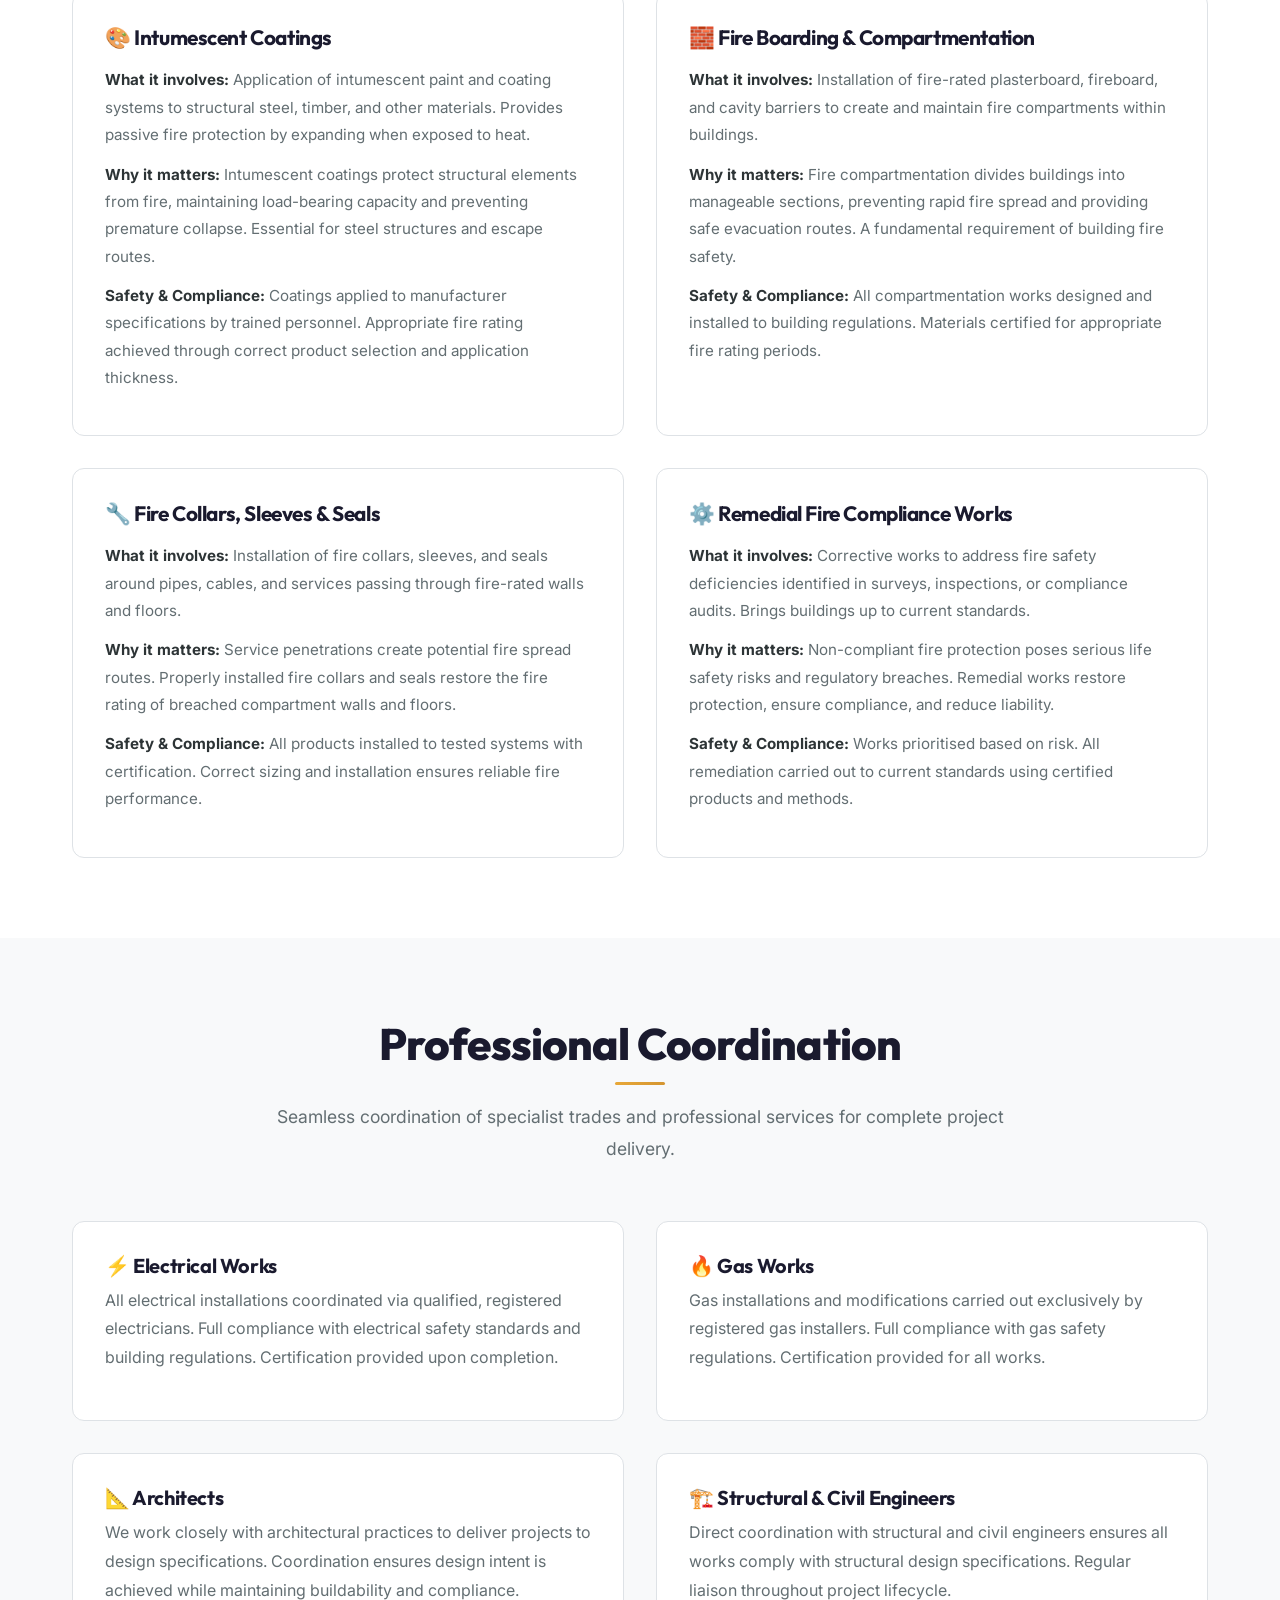
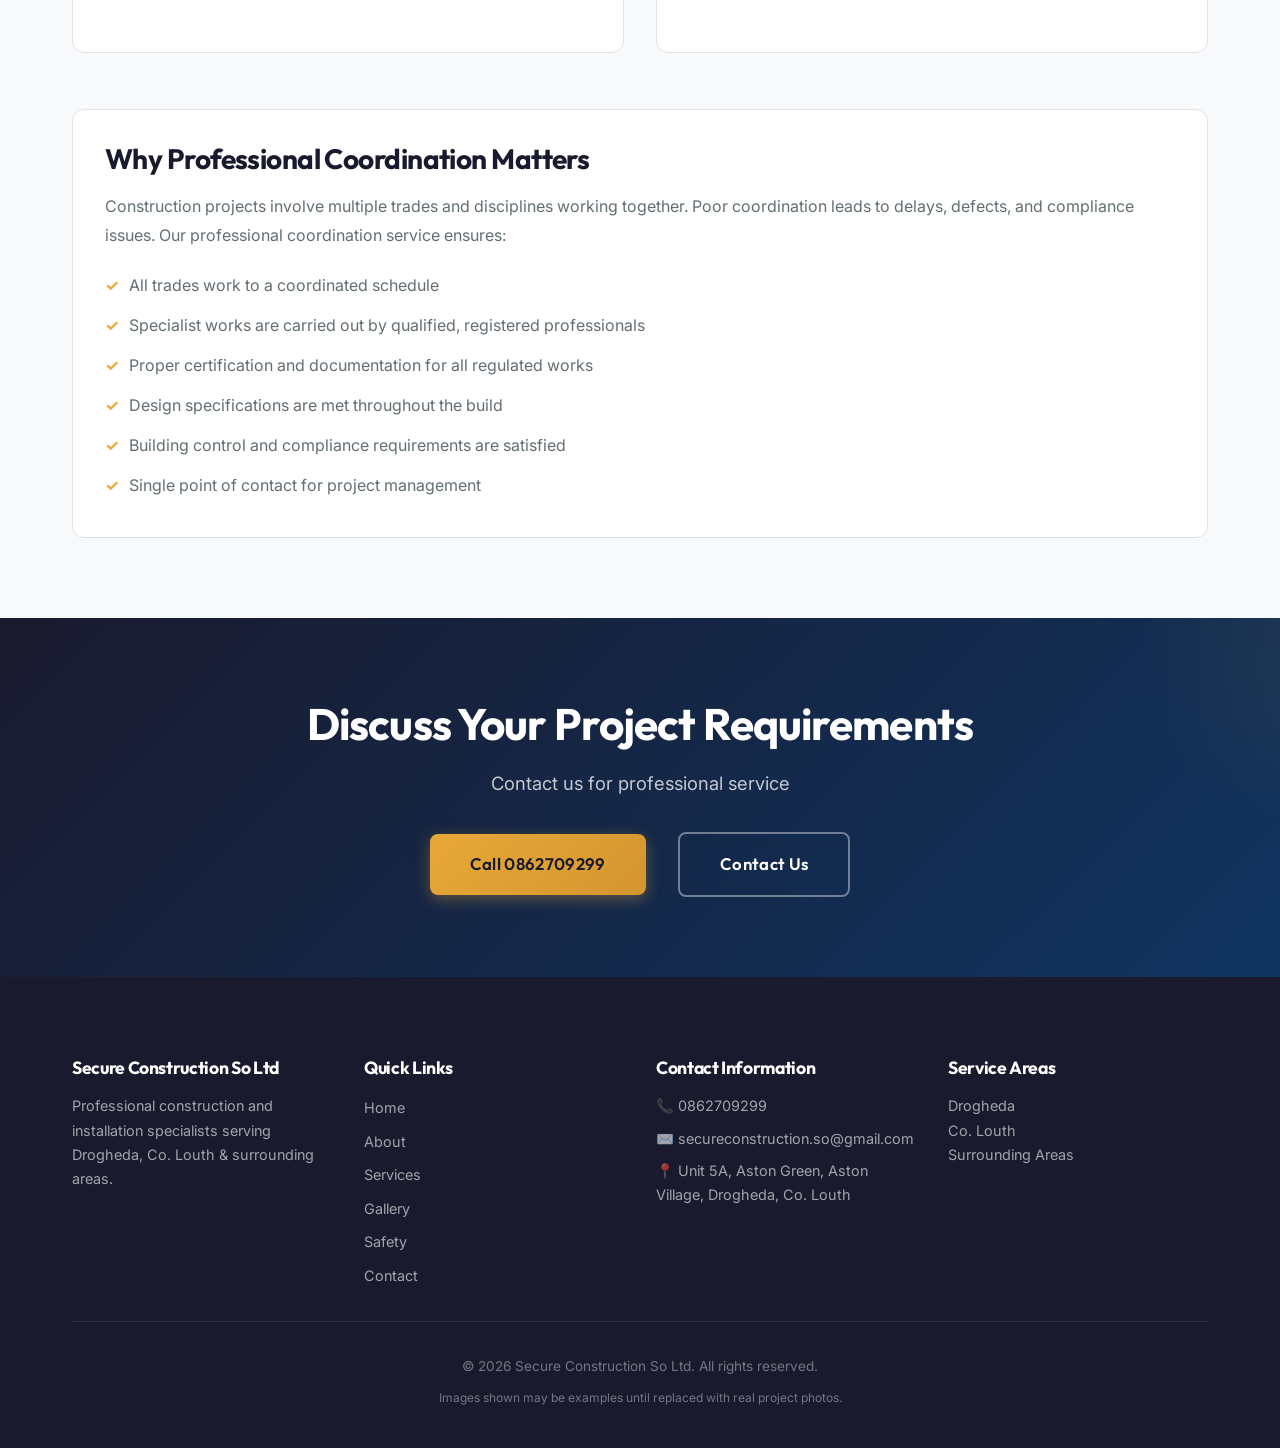
<file: services.html>
<!DOCTYPE html>
<html lang="en">
<head>
    <meta charset="UTF-8">
    <meta name="viewport" content="width=device-width, initial-scale=1.0">
    <meta name="description" content="Construction, fire protection, scaffolding & installation services in Drogheda. Professional building, fire-stopping, and specialist works across Co. Louth.">
    <meta name="keywords" content="construction services Drogheda, fire stopping Drogheda, scaffolding services Drogheda, fire doors Ireland, builders Co. Louth">
    <title>Our Services | Secure Construction So Ltd</title>
    <link rel="stylesheet" href="css/styles.css?v=20260204t">
    <link rel="preconnect" href="https://fonts.googleapis.com">
    <link rel="preconnect" href="https://fonts.gstatic.com" crossorigin>
    <link href="https://fonts.googleapis.com/css2?family=Inter:wght@300;400;500;600;700;800&display=swap" rel="stylesheet">
</head>
<body>
    <!-- Sticky Header -->
    <header class="header" id="header">
        <div class="container">
            <div class="header-content">
                <div class="logo">
                    <a href="index.html" class="logo-link" aria-label="Secure Construction So Ltd">
                        <img src="assets/logo.png" alt="Secure Construction So Ltd" class="logo-img">
                    </a>
                </div>
                <nav class="nav" id="nav">
                    <ul class="nav-list">
                        <li><a href="index.html">Home</a></li>
                        <li><a href="about.html">About</a></li>
                        <li><a href="services.html" class="active">Services</a></li>
                        <li><a href="projects.html">Gallery</a></li>
                        <li><a href="fire-safety.html">Safety</a></li>
                        <li><a href="contact.html">Contact</a></li>
                    </ul>
                    <a href="tel:0862709299" class="btn btn-primary btn-header">Call 0862709299</a>
                </nav>
                <button class="mobile-menu-toggle" id="mobileMenuToggle" aria-label="Toggle menu">
                    <span></span>
                    <span></span>
                    <span></span>
                </button>
            </div>
        </div>
    </header>

    <!-- Page Hero -->
    <section class="page-hero">
        <div class="container">
            <h1>Our Services</h1>
            <p>Comprehensive construction and installation solutions for every project</p>
        </div>
    </section>

    <!-- Construction Services -->
    <section class="section" id="construction">
        <div class="container">
            <h2 class="section-title">Construction & Building Services</h2>
            <p class="section-intro">Complete building services from foundation to finish, delivered to the highest standards across residential projects.</p>
            
            <div class="service-detail-grid">
                <div class="service-detail">
                    <h3>🏗️ Groundworks</h3>
                    <p><strong>What it involves:</strong> Site preparation, excavation, foundations, drainage systems, and base preparation for all types of construction projects.</p>
                    <p><strong>Why it matters:</strong> Proper groundworks are the foundation of any successful build. Correctly executed groundworks prevent structural issues, ensure proper drainage, and provide a stable base for the entire structure.</p>
                    <p><strong>Safety & Compliance:</strong> All groundworks comply with structural engineering specifications and building regulations. Site safety protocols and proper excavation procedures are followed throughout.</p>
                </div>

                <div class="service-detail">
                    <h3>💥 Demolition Services</h3>
                    <p><strong>What it involves:</strong> Safe demolition of buildings or structures, either fully or partially. Services include manual demolition with hand tools, mechanical demolition with excavators and breakers, and selective demolition for renovations.</p>
                    <p><strong>Why it matters:</strong> Professional demolition is essential for unsafe or damaged buildings, redevelopment projects, structural changes like extensions or conversions, and old properties.</p>
                    <p><strong>Safety & Compliance:</strong> Complete survey and planning process including hazard removal (asbestos, lead, gas, electricity), all necessary permits and approvals, safe demolition execution, and proper debris removal and recycling.</p>
                </div>

                <div class="service-detail">
                    <h3>🏭 Steel Fabrication Coordination</h3>
                    <p><strong>What it involves:</strong> Coordination and installation of CE-marked structural steel supplied by EN 1090 certified fabricators for construction projects.</p>
                    <p><strong>Why it matters:</strong> Structural steel requires precise fabrication and installation to meet load-bearing specifications. CE marking under EN 1090 ensures steel components meet European quality and safety standards.</p>
                    <p><strong>Safety & Compliance:</strong> All steel supplied by EN 1090 certified fabricators. Installation coordinated with structural engineers to ensure compliance with design specifications.</p>
                </div>

                <div class="service-detail">
                    <h3>🧱 Set-Void Works</h3>
                    <p><strong>What it involves:</strong> Installation of voids and penetrations in walls, floors, and ceilings for services including electrical, plumbing, HVAC, and data cabling.</p>
                    <p><strong>Why it matters:</strong> Properly installed set-voids allow essential services to pass through structural elements while maintaining fire compartmentation and structural integrity.</p>
                    <p><strong>Safety & Compliance:</strong> All voids installed to specification with appropriate fire-stopping where required. Coordination with structural engineers for load-bearing elements.</p>
                </div>

                <div class="service-detail">
                    <h3>🏠 Roofing</h3>
                    <p><strong>What it involves:</strong> New roof construction, roof repairs, re-roofing, flat roofing systems, pitched roofing, felt roofing, and waterproofing systems.</p>
                    <p><strong>Why it matters:</strong> A properly installed roof protects the entire building from weather damage and provides essential insulation. Quality roofing extends building life and prevents costly water damage.</p>
                    <p><strong>Safety & Compliance:</strong> All roofing works comply with building regulations including insulation requirements. Safe working at height procedures and fall protection systems used throughout.</p>
                </div>
            </div>
        </div>
    </section>

    <!-- Installation Services -->
    <section class="section section-alt" id="installation">
        <div class="container">
            <h2 class="section-title">Installation Services</h2>
            <p class="section-intro">Expert installation and finishing services to complete your project to the highest standards.</p>
            
            <div class="service-detail-grid">
                <div class="service-detail">
                    <h3>🪟 Windows & Doors</h3>
                    <p><strong>What it involves:</strong> Installation of windows, doors, patio doors, and entrance systems for residential properties. Includes standard, fire-rated, and acoustic door installations.</p>
                    <p><strong>Why it matters:</strong> Correctly installed windows and doors provide security, weatherproofing, thermal efficiency, and in the case of fire doors, life-saving fire compartmentation.</p>
                    <p><strong>Safety & Compliance:</strong> All installations comply with building regulations. Fire doors installed to manufacturer specifications with appropriate certification.</p>
                </div>

                <div class="service-detail">
                    <h3>🪚 Carpentry</h3>
                    <p><strong>What it involves:</strong> First and second-fix carpentry including timber framing, flooring, staircases, skirting, architrave, kitchen fitting, and bespoke joinery works.</p>
                    <p><strong>Why it matters:</strong> Quality carpentry provides structural support and aesthetic finishing. Precision joinery ensures proper fit, function, and longevity of all timber elements.</p>
                    <p><strong>Safety & Compliance:</strong> All timber work installed to specification using appropriate fixings and treatments. Fire-rated materials used where required for compartmentation.</p>
                </div>

                <div class="service-detail">
                    <h3>🧱 Plastering</h3>
                    <p><strong>What it involves:</strong> Internal and external plastering, dry-lining, skim coating, render application, and decorative plaster finishes for all building types.</p>
                    <p><strong>Why it matters:</strong> Professional plastering provides smooth, durable wall and ceiling finishes that are essential for final decoration and contribute to fire resistance ratings.</p>
                    <p><strong>Safety & Compliance:</strong> Fire-rated plasterboard and fire-resistant plastering systems used where required to maintain compartmentation integrity.</p>
                </div>

                <div class="service-detail">
                    <h3>🎨 Painting & Decorating</h3>
                    <p><strong>What it involves:</strong> Professional interior and exterior painting, wallpapering, protective coatings, intumescent paint application, and decorative finishing services.</p>
                    <p><strong>Why it matters:</strong> Quality decoration protects surfaces, enhances appearance, and in the case of intumescent coatings, provides critical fire protection for structural steel.</p>
                    <p><strong>Safety & Compliance:</strong> Appropriate preparation and application methods for all surfaces. Intumescent coatings applied by trained personnel to manufacturer specifications.</p>
                </div>

                <div class="service-detail">
                    <h3>🪜 Scaffolding</h3>
                    <p><strong>What it involves:</strong> Scaffolding supply, erection, modification, and dismantling for construction, maintenance, and installation projects. Supplied via qualified scaffolding personnel.</p>
                    <p><strong>Why it matters:</strong> Safe, compliant scaffolding is essential for working at height. Properly erected and maintained scaffolding protects workers and enables safe, efficient project completion.</p>
                    <p><strong>Safety & Compliance:</strong> All scaffolding erected by qualified personnel. Regular inspections, tagging, and compliance with height safety regulations. Full liability insurance in place.</p>
                </div>
            </div>
        </div>
    </section>

    <!-- Fire Protection Services -->
    <section class="section" id="fire-protection">
        <div class="container">
            <h2 class="section-title">Fire Protection Services (Specialist)</h2>
            <p class="section-intro">Specialist fire protection and fire-stopping services ensuring life safety and regulatory compliance.</p>
            
            <div class="service-detail-grid">
                <div class="service-detail">
                    <h3>🔥 Fire-Stopping</h3>
                    <p><strong>What it involves:</strong> Installation of fire-stopping materials to seal gaps and penetrations in fire-rated walls, floors, and ceilings. Prevents fire and smoke spread between compartments.</p>
                    <p><strong>Why it matters:</strong> Fire-stopping is a legal requirement and life-saving measure. Properly installed fire-stopping maintains the integrity of fire compartmentation, allowing safe evacuation time and limiting fire spread.</p>
                    <p><strong>Safety & Compliance:</strong> All fire-stopping installed to tested and certified systems. Materials and methods comply with building regulations and fire safety standards.</p>
                </div>

                <div class="service-detail">
                    <h3>🛡️ Passive Fire Protection</h3>
                    <p><strong>What it involves:</strong> Installation of fire-rated boards, barriers, wraps, and protective systems designed to contain fire and maintain structural integrity during a fire event.</p>
                    <p><strong>Why it matters:</strong> Passive fire protection buys time for evacuation and emergency response. It protects structural elements, prevents collapse, and contains fire to its compartment of origin.</p>
                    <p><strong>Safety & Compliance:</strong> All systems installed to manufacturer specifications using certified products. Third-party certification provided where required.</p>
                </div>

                <div class="service-detail">
                    <h3>🚪 Fire Doors (Installation & Maintenance)</h3>
                    <p><strong>What it involves:</strong> Supply, installation, adjustment, and repair of fire-rated doors including FD30, FD60, and FD90 specifications. Complete with all required hardware and seals.</p>
                    <p><strong>Why it matters:</strong> Fire doors save lives by preventing fire and smoke spread. Correctly installed and maintained fire doors maintain their fire rating and function reliably in an emergency.</p>
                    <p><strong>Safety & Compliance:</strong> All fire doors installed to manufacturer specifications with appropriate certification. Hardware, seals, and gaps meet regulatory requirements.</p>
                </div>

                <div class="service-detail">
                    <h3>🔍 Fire Door Inspections</h3>
                    <p><strong>What it involves:</strong> Comprehensive inspection of existing fire doors checking gaps, seals, hardware, closers, and certification. Written reports with recommendations provided.</p>
                    <p><strong>Why it matters:</strong> Fire doors deteriorate over time. Regular inspections identify defects that compromise fire performance, ensuring doors will function correctly in an emergency.</p>
                    <p><strong>Safety & Compliance:</strong> Inspections follow regulatory guidance and best practice. Reports support building compliance and identify remedial works required.</p>
                </div>

                <div class="service-detail">
                    <h3>🎨 Intumescent Coatings</h3>
                    <p><strong>What it involves:</strong> Application of intumescent paint and coating systems to structural steel, timber, and other materials. Provides passive fire protection by expanding when exposed to heat.</p>
                    <p><strong>Why it matters:</strong> Intumescent coatings protect structural elements from fire, maintaining load-bearing capacity and preventing premature collapse. Essential for steel structures and escape routes.</p>
                    <p><strong>Safety & Compliance:</strong> Coatings applied to manufacturer specifications by trained personnel. Appropriate fire rating achieved through correct product selection and application thickness.</p>
                </div>

                <div class="service-detail">
                    <h3>🧱 Fire Boarding & Compartmentation</h3>
                    <p><strong>What it involves:</strong> Installation of fire-rated plasterboard, fireboard, and cavity barriers to create and maintain fire compartments within buildings.</p>
                    <p><strong>Why it matters:</strong> Fire compartmentation divides buildings into manageable sections, preventing rapid fire spread and providing safe evacuation routes. A fundamental requirement of building fire safety.</p>
                    <p><strong>Safety & Compliance:</strong> All compartmentation works designed and installed to building regulations. Materials certified for appropriate fire rating periods.</p>
                </div>

                <div class="service-detail">
                    <h3>🔧 Fire Collars, Sleeves & Seals</h3>
                    <p><strong>What it involves:</strong> Installation of fire collars, sleeves, and seals around pipes, cables, and services passing through fire-rated walls and floors.</p>
                    <p><strong>Why it matters:</strong> Service penetrations create potential fire spread routes. Properly installed fire collars and seals restore the fire rating of breached compartment walls and floors.</p>
                    <p><strong>Safety & Compliance:</strong> All products installed to tested systems with certification. Correct sizing and installation ensures reliable fire performance.</p>
                </div>

                <div class="service-detail">
                    <h3>⚙️ Remedial Fire Compliance Works</h3>
                    <p><strong>What it involves:</strong> Corrective works to address fire safety deficiencies identified in surveys, inspections, or compliance audits. Brings buildings up to current standards.</p>
                    <p><strong>Why it matters:</strong> Non-compliant fire protection poses serious life safety risks and regulatory breaches. Remedial works restore protection, ensure compliance, and reduce liability.</p>
                    <p><strong>Safety & Compliance:</strong> Works prioritised based on risk. All remediation carried out to current standards using certified products and methods.</p>
                </div>
            </div>
        </div>
    </section>

    <!-- Professional Coordination -->
    <section class="section section-alt" id="coordination">
        <div class="container">
            <h2 class="section-title">Professional Coordination</h2>
            <p class="section-intro">Seamless coordination of specialist trades and professional services for complete project delivery.</p>
            
            <div class="coordination-grid">
                <div class="coordination-card">
                    <h3>⚡ Electrical Works</h3>
                    <p>All electrical installations coordinated via qualified, registered electricians. Full compliance with electrical safety standards and building regulations. Certification provided upon completion.</p>
                </div>

                <div class="coordination-card">
                    <h3>🔥 Gas Works</h3>
                    <p>Gas installations and modifications carried out exclusively by registered gas installers. Full compliance with gas safety regulations. Certification provided for all works.</p>
                </div>

                <div class="coordination-card">
                    <h3>📐 Architects</h3>
                    <p>We work closely with architectural practices to deliver projects to design specifications. Coordination ensures design intent is achieved while maintaining buildability and compliance.</p>
                </div>

                <div class="coordination-card">
                    <h3>🏗️ Structural & Civil Engineers</h3>
                    <p>Direct coordination with structural and civil engineers ensures all works comply with structural design specifications. Regular liaison throughout project lifecycle.</p>
                </div>
            </div>

            <div class="coordination-info">
                <h3>Why Professional Coordination Matters</h3>
                <p>Construction projects involve multiple trades and disciplines working together. Poor coordination leads to delays, defects, and compliance issues. Our professional coordination service ensures:</p>
                <ul>
                    <li>All trades work to a coordinated schedule</li>
                    <li>Specialist works are carried out by qualified, registered professionals</li>
                    <li>Proper certification and documentation for all regulated works</li>
                    <li>Design specifications are met throughout the build</li>
                    <li>Building control and compliance requirements are satisfied</li>
                    <li>Single point of contact for project management</li>
                </ul>
            </div>
        </div>
    </section>

    <!-- CTA Section -->
    <section class="section cta-banner">
        <div class="container">
            <div class="cta-content">
                <h2>Discuss Your Project Requirements</h2>
                <p>Contact us for professional service</p>
                <div class="cta-buttons">
                    <a href="tel:0862709299" class="btn btn-primary btn-large">Call 0862709299</a>
                    <a href="contact.html" class="btn btn-secondary btn-large">Contact Us</a>
                </div>
            </div>
        </div>
    </section>

    <!-- Footer -->
    <footer class="footer">
        <div class="container">
            <div class="footer-content">
                <div class="footer-section">
                    <h3>Secure Construction So Ltd</h3>
                    <p>Professional construction and installation specialists serving Drogheda, Co. Louth & surrounding areas.</p>
                </div>
                <div class="footer-section">
                    <h4>Quick Links</h4>
                    <ul class="footer-links">
                        <li><a href="index.html">Home</a></li>
                        <li><a href="about.html">About</a></li>
                        <li><a href="services.html">Services</a></li>
                        <li><a href="projects.html">Gallery</a></li>
                        <li><a href="fire-safety.html">Safety</a></li>
                        <li><a href="contact.html">Contact</a></li>
                    </ul>
                </div>
                <div class="footer-section">
                    <h4>Contact Information</h4>
                    <ul class="footer-contact">
                        <li>📞 <a href="tel:0862709299">0862709299</a></li>
                        <li>✉️ <a href="mailto:secureconstruction.so@gmail.com">secureconstruction.so@gmail.com</a></li>
                        <li>📍 Unit 5A, Aston Green, Aston Village, Drogheda, Co. Louth</li>
                    </ul>
                </div>
                <div class="footer-section">
                    <h4>Service Areas</h4>
                    <p>Drogheda<br>Co. Louth<br>Surrounding Areas</p>
                </div>
            </div>
            <div class="footer-bottom">
                <p>&copy; 2026 Secure Construction So Ltd. All rights reserved.</p>
                <p class="disclaimer">Images shown may be examples until replaced with real project photos.</p>
            </div>
        </div>
    </footer>

    <script src="js/script.js"></script>
</body>
</html>
</file>
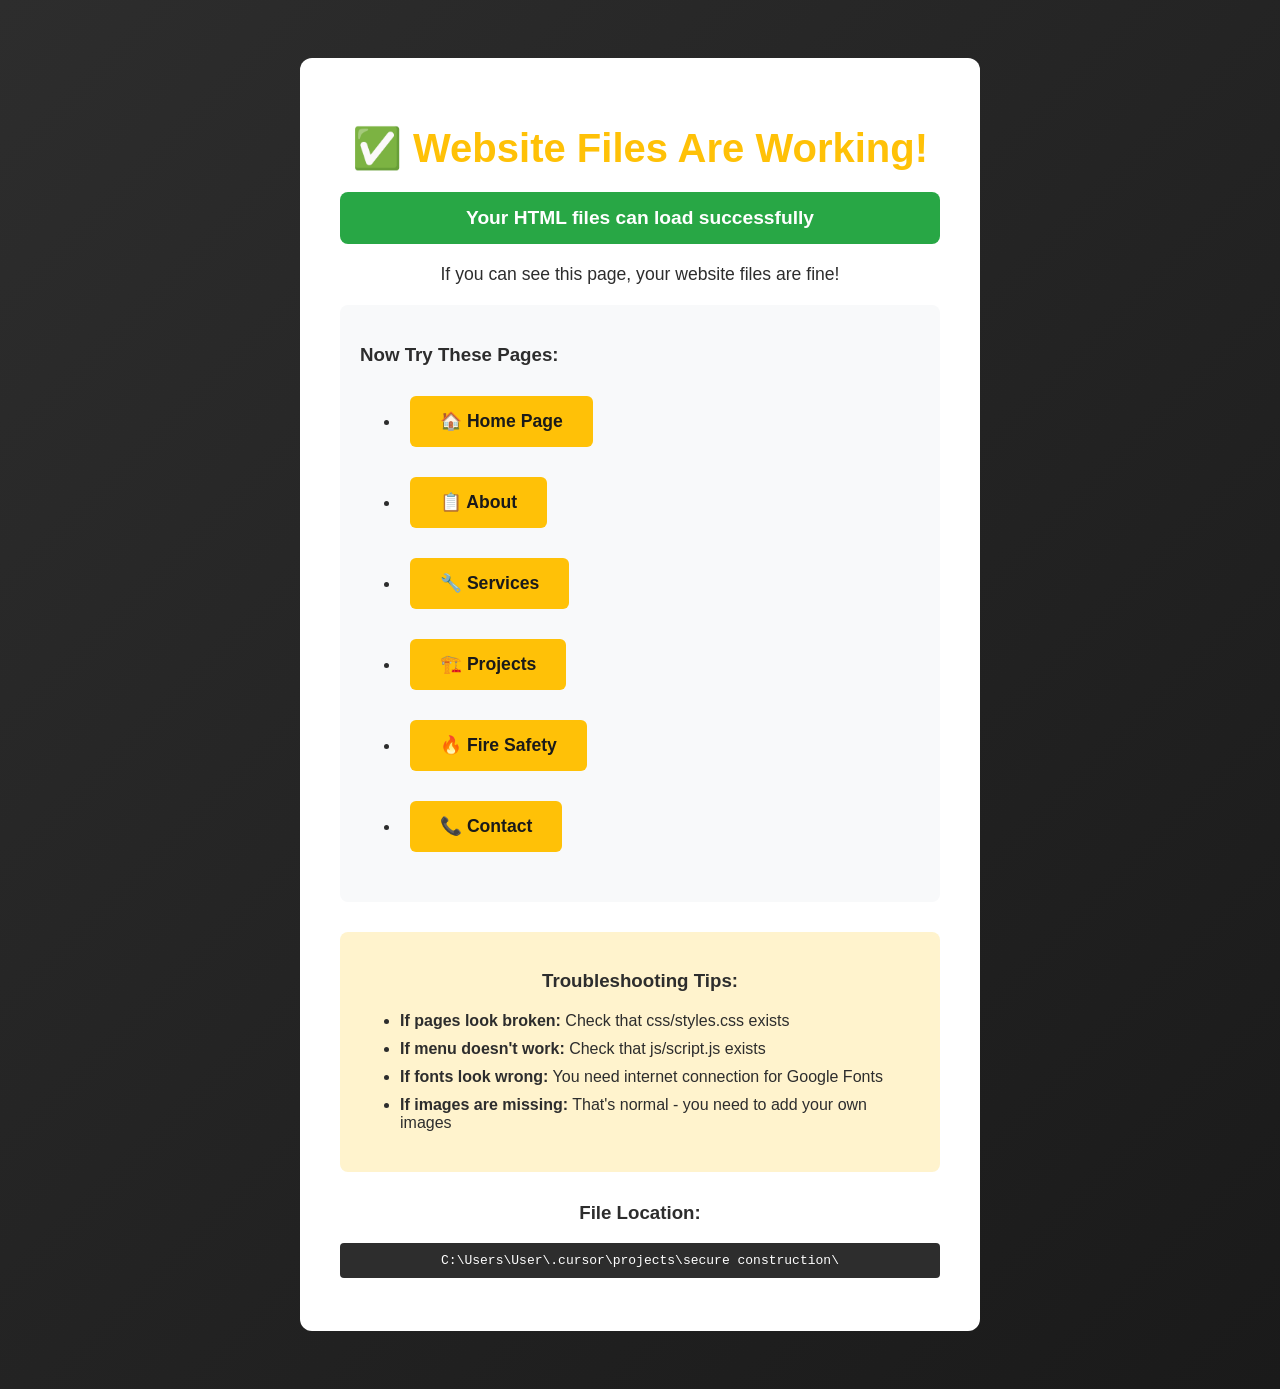
<file: TEST.html>
<!DOCTYPE html>
<html lang="en">
<head>
    <meta charset="UTF-8">
    <meta name="viewport" content="width=device-width, initial-scale=1.0">
    <title>Test Page - Website Working!</title>
    <style>
        body {
            font-family: Arial, sans-serif;
            text-align: center;
            padding: 50px;
            background: linear-gradient(135deg, #2d2d2d 0%, #1a1a1a 100%);
            color: white;
            min-height: 100vh;
            display: flex;
            align-items: center;
            justify-content: center;
        }
        .container {
            background: white;
            color: #2d2d2d;
            padding: 40px;
            border-radius: 12px;
            max-width: 600px;
        }
        h1 {
            color: #ffc107;
            font-size: 2.5rem;
            margin-bottom: 20px;
        }
        .success {
            background: #28a745;
            color: white;
            padding: 15px;
            border-radius: 8px;
            margin: 20px 0;
            font-size: 1.2rem;
            font-weight: bold;
        }
        .btn {
            display: inline-block;
            padding: 15px 30px;
            background: #ffc107;
            color: #1a1a1a;
            text-decoration: none;
            border-radius: 6px;
            font-weight: bold;
            margin: 10px;
            font-size: 1.1rem;
        }
        .btn:hover {
            background: #e0a800;
        }
        .info {
            background: #f8f9fa;
            padding: 20px;
            border-radius: 8px;
            margin: 20px 0;
            text-align: left;
        }
        ul {
            text-align: left;
            margin: 20px 0;
        }
        li {
            margin: 10px 0;
        }
    </style>
</head>
<body>
    <div class="container">
        <h1>✅ Website Files Are Working!</h1>
        
        <div class="success">
            Your HTML files can load successfully
        </div>

        <p style="font-size: 1.1rem; margin: 20px 0;">
            If you can see this page, your website files are fine!
        </p>

        <div class="info">
            <h3>Now Try These Pages:</h3>
            <ul>
                <li><a href="index.html" class="btn">🏠 Home Page</a></li>
                <li><a href="about.html" class="btn">📋 About</a></li>
                <li><a href="services.html" class="btn">🔧 Services</a></li>
                <li><a href="projects.html" class="btn">🏗️ Projects</a></li>
                <li><a href="fire-safety.html" class="btn">🔥 Fire Safety</a></li>
                <li><a href="contact.html" class="btn">📞 Contact</a></li>
            </ul>
        </div>

        <div style="margin-top: 30px; padding: 20px; background: #fff3cd; border-radius: 8px;">
            <h3>Troubleshooting Tips:</h3>
            <ul>
                <li><strong>If pages look broken:</strong> Check that css/styles.css exists</li>
                <li><strong>If menu doesn't work:</strong> Check that js/script.js exists</li>
                <li><strong>If fonts look wrong:</strong> You need internet connection for Google Fonts</li>
                <li><strong>If images are missing:</strong> That's normal - you need to add your own images</li>
            </ul>
        </div>

        <div style="margin-top: 30px;">
            <h3>File Location:</h3>
            <p style="background: #2d2d2d; color: white; padding: 10px; border-radius: 4px; font-family: monospace;">
                C:\Users\User\.cursor\projects\secure construction\
            </p>
        </div>
    </div>
</body>
</html>
</file>
<file: css/styles.css>
/* ===================================
   SECURE CONSTRUCTION SO LTD
   Premium Professional Design System
   =================================== */

/* Professional Fonts */
@import url('https://fonts.googleapis.com/css2?family=Inter:wght@300;400;500;600;700;800&family=Outfit:wght@400;500;600;700;800&display=swap');

/* === CSS VARIABLES === */
:root {
    /* Premium Color Palette */
    --color-primary: #1a1a2e;
    --color-primary-light: #16213e;
    --color-secondary: #0f3460;
    --color-accent: #e8a838;
    --color-accent-hover: #d49530;
    --color-accent-glow: rgba(232, 168, 56, 0.15);
    --color-white: #ffffff;
    --color-off-white: #f8f9fa;
    --color-light-gray: #eef0f2;
    --color-medium-gray: #6c757d;
    --color-dark-gray: #343a40;
    --color-text: #2d3436;
    --color-text-light: #636e72;
    --color-text-muted: #b2bec3;
    --color-border: #dee2e6;
    --color-success: #00b894;
    --color-danger: #e74c3c;

    /* Typography */
    --font-primary: 'Inter', -apple-system, BlinkMacSystemFont, sans-serif;
    --font-heading: 'Outfit', 'Inter', sans-serif;

    /* Spacing */
    --spacing-xs: 0.5rem;
    --spacing-sm: 1rem;
    --spacing-md: 2rem;
    --spacing-lg: 3.5rem;
    --spacing-xl: 5rem;
    --spacing-2xl: 7rem;

    /* Layout */
    --container-max-width: 1200px;
    --header-height: 80px;

    /* Effects */
    --transition-speed: 0.3s;
    --radius-sm: 8px;
    --radius-md: 12px;
    --radius-lg: 16px;
    --shadow-sm: 0 2px 8px rgba(0, 0, 0, 0.06);
    --shadow-md: 0 4px 20px rgba(0, 0, 0, 0.08);
    --shadow-lg: 0 8px 40px rgba(0, 0, 0, 0.12);
    --shadow-xl: 0 16px 60px rgba(0, 0, 0, 0.16);
}

/* === RESET & BASE === */
*, *::before, *::after {
    margin: 0;
    padding: 0;
    box-sizing: border-box;
}

html {
    font-size: 16px;
    scroll-behavior: smooth;
    -webkit-font-smoothing: antialiased;
    -moz-osx-font-smoothing: grayscale;
}

body {
    font-family: var(--font-primary);
    line-height: 1.7;
    color: var(--color-text);
    background-color: var(--color-white);
    overflow-x: hidden;
}

img {
    max-width: 100%;
    height: auto;
    display: block;
}

a {
    text-decoration: none;
    color: inherit;
    transition: all var(--transition-speed) ease;
}

ul { list-style: none; }

/* === CONTAINER === */
.container {
    max-width: var(--container-max-width);
    margin: 0 auto;
    padding: 0 var(--spacing-md);
}

@media (max-width: 768px) {
    .container { padding: 0 var(--spacing-sm); }
}

/* === TYPOGRAPHY === */
h1, h2, h3, h4, h5, h6 {
    font-family: var(--font-heading);
    font-weight: 700;
    line-height: 1.2;
    margin-bottom: var(--spacing-sm);
    color: var(--color-primary);
    letter-spacing: -0.02em;
}

h1 { font-size: 3rem; }
h2 { font-size: 2.25rem; }
h3 { font-size: 1.5rem; }
h4 { font-size: 1.2rem; }

p {
    margin-bottom: var(--spacing-sm);
    color: var(--color-text-light);
    line-height: 1.8;
}

@media (min-width: 768px) {
    h1 { font-size: 3.75rem; }
    h2 { font-size: 2.75rem; }
    h3 { font-size: 1.75rem; }
}

/* === BUTTONS === */
.btn {
    display: inline-block;
    padding: 0.85rem 2rem;
    font-size: 0.95rem;
    font-weight: 600;
    font-family: var(--font-heading);
    text-align: center;
    border: none;
    border-radius: var(--radius-sm);
    cursor: pointer;
    transition: all var(--transition-speed) ease;
    letter-spacing: 0.02em;
}

.btn-primary {
    background: linear-gradient(135deg, var(--color-accent) 0%, var(--color-accent-hover) 100%);
    color: var(--color-primary);
    box-shadow: 0 4px 15px rgba(232, 168, 56, 0.35);
}

.btn-primary:hover {
    transform: translateY(-2px);
    box-shadow: 0 8px 25px rgba(232, 168, 56, 0.45);
}

.btn-secondary {
    background-color: transparent;
    color: var(--color-white);
    border: 2px solid rgba(255, 255, 255, 0.4);
    backdrop-filter: blur(4px);
}

.btn-secondary:hover {
    background-color: var(--color-white);
    color: var(--color-primary);
    border-color: var(--color-white);
    transform: translateY(-2px);
}

.btn-large {
    padding: 1rem 2.5rem;
    font-size: 1.05rem;
}

/* === HEADER === */
.header {
    position: sticky;
    top: 0;
    left: 0;
    width: 100%;
    background: rgba(255, 255, 255, 0.95);
    backdrop-filter: blur(20px);
    -webkit-backdrop-filter: blur(20px);
    box-shadow: 0 1px 0 rgba(0,0,0,0.05);
    z-index: 1000;
    padding: 0.6rem 0;
    transition: all 0.3s ease;
}

.header-content {
    display: flex;
    justify-content: space-between;
    align-items: center;
    gap: var(--spacing-md);
}

.logo { flex: 0 0 auto; max-width: 180px; }

.logo-link {
    display: inline-flex;
    align-items: center;
}

.logo-img {
    height: 50px;
    width: auto;
    display: block;
    object-fit: contain;
}

@media (min-width: 768px) {
    .logo { max-width: 200px; }
    .logo-img { height: 56px; }
}

/* === NAVIGATION === */
.nav { display: none; }

@media (min-width: 1024px) {
    .nav {
        display: flex;
        align-items: center;
        gap: var(--spacing-md);
        margin-left: auto;
    }

    .nav-list {
        display: flex;
        gap: 2rem;
        align-items: center;
    }

    .nav-list a {
        font-family: var(--font-heading);
        font-weight: 600;
        font-size: 0.9rem;
        color: var(--color-text);
        padding: 0.5rem 0;
        position: relative;
        letter-spacing: 0.01em;
        transition: color 0.3s ease;
    }

    .nav-list a::after {
        content: '';
        position: absolute;
        bottom: 0;
        left: 0;
        width: 0;
        height: 2px;
        background: linear-gradient(90deg, var(--color-accent), var(--color-accent-hover));
        transition: width 0.3s ease;
        border-radius: 2px;
    }

    .nav-list a:hover,
    .nav-list a.active {
        color: var(--color-accent-hover);
    }

    .nav-list a:hover::after,
    .nav-list a.active::after {
        width: 100%;
    }
}

.btn-header {
    padding: 0.6rem 1.3rem;
    font-size: 0.85rem;
}

/* === MOBILE MENU === */
.mobile-menu-toggle {
    display: flex;
    flex-direction: column;
    gap: 5px;
    background: none;
    border: none;
    cursor: pointer;
    padding: 0.5rem;
}

.mobile-menu-toggle span {
    width: 26px;
    height: 2px;
    background-color: var(--color-primary);
    transition: all 0.3s ease;
    border-radius: 2px;
}

@media (min-width: 1024px) {
    .mobile-menu-toggle { display: none; }
}

.nav.mobile-open {
    display: flex;
    flex-direction: column;
    position: fixed;
    top: var(--header-height);
    left: 0;
    width: 100%;
    background: rgba(255, 255, 255, 0.98);
    backdrop-filter: blur(20px);
    box-shadow: var(--shadow-lg);
    padding: var(--spacing-md);
    gap: var(--spacing-sm);
    border-top: 1px solid var(--color-border);
}

.nav.mobile-open .nav-list {
    flex-direction: column;
    width: 100%;
    gap: 0;
}

.nav.mobile-open .nav-list a {
    display: block;
    padding: 0.85rem var(--spacing-sm);
    border-bottom: 1px solid var(--color-border);
    font-family: var(--font-heading);
    font-weight: 600;
    color: var(--color-text);
    font-size: 1rem;
}

/* === HERO SECTION === */
.hero {
    position: relative;
    min-height: 560px;
    display: flex;
    align-items: center;
    justify-content: center;
    background:
        linear-gradient(135deg, rgba(26, 26, 46, 0.92) 0%, rgba(15, 52, 96, 0.85) 100%),
        url('../assets/hero-bg.png') center / cover no-repeat;
    color: var(--color-white);
    padding: var(--spacing-xl) 0;
    text-align: center;
    overflow: hidden;
}

.hero::before {
    content: '';
    position: absolute;
    top: 0;
    left: 0;
    right: 0;
    bottom: 0;
    background: radial-gradient(ellipse at 30% 50%, rgba(232, 168, 56, 0.08) 0%, transparent 70%);
    pointer-events: none;
}

.hero-overlay { display: none; }

.hero-content {
    position: relative;
    z-index: 1;
    max-width: 900px;
}

.hero-title {
    font-family: var(--font-heading);
    font-size: 2.8rem;
    font-weight: 800;
    margin-bottom: var(--spacing-md);
    color: var(--color-white);
    letter-spacing: -0.02em;
    line-height: 1.1;
}

.hero-subtitle {
    font-size: 1.15rem;
    line-height: 1.7;
    margin-bottom: var(--spacing-md);
    color: rgba(255, 255, 255, 0.8);
    font-weight: 400;
    max-width: 700px;
    margin-left: auto;
    margin-right: auto;
}

.hero-cta {
    display: flex;
    flex-direction: column;
    gap: var(--spacing-sm);
    align-items: center;
    margin-top: var(--spacing-md);
}

@media (min-width: 768px) {
    .hero { min-height: 650px; }

    .hero-title {
        font-size: 4rem;
        letter-spacing: -0.03em;
    }

    .hero-subtitle { font-size: 1.25rem; }

    .hero-cta {
        flex-direction: row;
        justify-content: center;
        gap: var(--spacing-md);
    }
}

/* === PAGE HERO (Internal Pages) === */
.page-hero {
    background: linear-gradient(135deg, var(--color-primary) 0%, var(--color-secondary) 100%);
    color: var(--color-white);
    padding: var(--spacing-xl) 0;
    text-align: center;
    position: relative;
    overflow: hidden;
}

.page-hero::before {
    content: '';
    position: absolute;
    top: 0; left: 0; right: 0; bottom: 0;
    background: radial-gradient(ellipse at 70% 50%, rgba(232, 168, 56, 0.06) 0%, transparent 60%);
    pointer-events: none;
}

.page-hero h1 {
    color: var(--color-white);
    margin-bottom: var(--spacing-xs);
    position: relative;
}

.page-hero p {
    font-size: 1.15rem;
    color: rgba(255, 255, 255, 0.75);
    position: relative;
}

/* === SECTIONS === */
.section {
    padding: var(--spacing-xl) 0;
    background-color: var(--color-white);
}

.section-alt {
    background-color: var(--color-off-white);
}

.section-title {
    font-family: var(--font-heading);
    font-weight: 800;
    text-align: center;
    margin-bottom: var(--spacing-sm);
    color: var(--color-primary);
    position: relative;
}

.section-title::after {
    content: '';
    display: block;
    width: 50px;
    height: 3px;
    background: linear-gradient(90deg, var(--color-accent), var(--color-accent-hover));
    margin: 0.75rem auto 0;
    border-radius: 2px;
}

.section-subtitle {
    text-align: center;
    font-size: 1.1rem;
    color: var(--color-text-light);
    margin-bottom: var(--spacing-lg);
    max-width: 650px;
    margin-left: auto;
    margin-right: auto;
}

.section-intro {
    font-size: 1.1rem;
    color: var(--color-text-light);
    margin-bottom: var(--spacing-md);
    max-width: 800px;
    margin-left: auto;
    margin-right: auto;
    text-align: center;
}

.text-center {
    text-align: center;
    margin-top: var(--spacing-md);
}

/* === GRIDS === */
.services-grid {
    display: grid;
    grid-template-columns: 1fr;
    gap: var(--spacing-md);
    margin-top: var(--spacing-lg);
}

@media (min-width: 768px) {
    .services-grid { grid-template-columns: repeat(2, 1fr); }
}

@media (min-width: 1024px) {
    .services-grid { grid-template-columns: repeat(3, 1fr); }
}

/* === SERVICE CARDS === */
.service-card {
    background: var(--color-white);
    padding: var(--spacing-md);
    border-radius: var(--radius-md);
    box-shadow: var(--shadow-sm);
    transition: all var(--transition-speed) ease;
    border: 1px solid var(--color-border);
    position: relative;
    overflow: hidden;
}

.service-card::before {
    content: '';
    position: absolute;
    top: 0;
    left: 0;
    right: 0;
    height: 3px;
    background: linear-gradient(90deg, var(--color-accent), var(--color-accent-hover));
    opacity: 0;
    transition: opacity var(--transition-speed) ease;
}

.service-card:hover {
    transform: translateY(-4px);
    box-shadow: var(--shadow-lg);
    border-color: transparent;
}

.service-card:hover::before { opacity: 1; }

.service-card h3 {
    margin-bottom: var(--spacing-xs);
    color: var(--color-primary);
    font-size: 1.3rem;
}

.service-card p {
    color: var(--color-text-light);
    margin-bottom: var(--spacing-sm);
    line-height: 1.7;
}

.btn-link {
    color: var(--color-accent-hover);
    font-weight: 600;
    font-family: var(--font-heading);
    font-size: 0.9rem;
    display: inline-flex;
    align-items: center;
    gap: 0.3rem;
}

.btn-link:hover {
    color: var(--color-accent);
    gap: 0.5rem;
}

/* === FEATURES (Why Choose Us) === */
.features-grid {
    display: grid;
    grid-template-columns: 1fr;
    gap: var(--spacing-md);
    margin-top: var(--spacing-lg);
}

@media (min-width: 768px) {
    .features-grid { grid-template-columns: repeat(2, 1fr); }
}

@media (min-width: 1024px) {
    .features-grid { grid-template-columns: repeat(3, 1fr); }
}

.why-choose-us { background-color: var(--color-off-white); }

.feature-item {
    text-align: center;
    padding: var(--spacing-md);
    background: var(--color-white);
    border-radius: var(--radius-md);
    border: 1px solid var(--color-border);
    transition: all var(--transition-speed) ease;
}

.feature-item:hover {
    transform: translateY(-4px);
    box-shadow: var(--shadow-md);
    border-color: transparent;
}

.feature-icon {
    width: 60px;
    height: 60px;
    background: linear-gradient(135deg, var(--color-accent) 0%, var(--color-accent-hover) 100%);
    color: var(--color-primary);
    font-size: 1.75rem;
    font-weight: 700;
    border-radius: 50%;
    display: flex;
    align-items: center;
    justify-content: center;
    margin: 0 auto var(--spacing-sm);
    box-shadow: 0 4px 15px rgba(232, 168, 56, 0.25);
}

.feature-item h3 {
    margin-bottom: var(--spacing-xs);
    color: var(--color-primary);
    font-size: 1.15rem;
}

.feature-item p {
    color: var(--color-text-light);
    font-size: 0.95rem;
}

/* === PROJECTS === */
.projects-grid {
    display: grid;
    grid-template-columns: 1fr;
    gap: var(--spacing-md);
    margin-top: var(--spacing-lg);
}

@media (min-width: 768px) {
    .projects-grid { grid-template-columns: repeat(2, 1fr); }
}

@media (min-width: 1024px) {
    .projects-grid { grid-template-columns: repeat(3, 1fr); }
}

.project-card {
    background: var(--color-white);
    border-radius: var(--radius-md);
    overflow: hidden;
    box-shadow: var(--shadow-sm);
    transition: all var(--transition-speed) ease;
    border: 1px solid var(--color-border);
}

.project-card:hover {
    transform: translateY(-6px);
    box-shadow: var(--shadow-lg);
}

.project-image-placeholder {
    width: 100%;
    height: 220px;
    background: linear-gradient(135deg, var(--color-light-gray) 0%, var(--color-off-white) 100%);
    display: flex;
    align-items: center;
    justify-content: center;
    color: var(--color-text-muted);
    font-weight: 600;
    overflow: hidden;
}

.project-image-placeholder img {
    transition: transform 0.5s ease;
}

.project-card:hover .project-image-placeholder img {
    transform: scale(1.05);
}

.project-content {
    padding: 1.5rem;
}

.project-content h3 {
    margin-bottom: var(--spacing-xs);
    color: var(--color-primary);
    font-size: 1.2rem;
}

.project-content p {
    color: var(--color-text-light);
    font-size: 0.95rem;
}

.project-type {
    color: var(--color-accent-hover) !important;
    font-weight: 600;
    font-size: 0.8rem !important;
    margin-bottom: var(--spacing-xs) !important;
    text-transform: uppercase;
    letter-spacing: 0.08em;
    font-family: var(--font-heading);
}

/* === FAQ === */
.faq-container {
    max-width: 800px;
    margin: var(--spacing-lg) auto 0;
}

.faq-item {
    background: var(--color-white);
    border-radius: var(--radius-sm);
    margin-bottom: 0.75rem;
    overflow: hidden;
    border: 1px solid var(--color-border);
    transition: all var(--transition-speed) ease;
}

.faq-item:hover {
    border-color: var(--color-accent);
}

.faq-question {
    width: 100%;
    text-align: left;
    padding: 1.1rem 1.5rem;
    background: transparent;
    border: none;
    font-size: 1rem;
    font-weight: 600;
    font-family: var(--font-heading);
    cursor: pointer;
    display: flex;
    justify-content: space-between;
    align-items: center;
    color: var(--color-primary);
    transition: all 0.3s ease;
}

.faq-question:hover {
    color: var(--color-accent-hover);
}

.faq-question::after {
    content: '+';
    font-size: 1.5rem;
    font-weight: 300;
    transition: transform 0.3s ease;
    color: var(--color-accent);
    flex-shrink: 0;
    margin-left: 1rem;
}

.faq-item.active .faq-question::after {
    transform: rotate(45deg);
}

.faq-answer {
    max-height: 0;
    overflow: hidden;
    transition: max-height 0.35s ease;
}

.faq-item.active .faq-answer {
    max-height: 500px;
}

.faq-answer p {
    padding: 0 1.5rem 1.25rem;
    color: var(--color-text-light);
    line-height: 1.7;
}

/* === CTA BANNER === */
.cta-banner {
    background: linear-gradient(135deg, var(--color-primary) 0%, var(--color-secondary) 100%);
    color: var(--color-white);
    position: relative;
    overflow: hidden;
}

.cta-banner::before {
    content: '';
    position: absolute;
    top: -50%; right: -20%;
    width: 400px; height: 400px;
    background: radial-gradient(circle, rgba(232, 168, 56, 0.08) 0%, transparent 70%);
    pointer-events: none;
}

.cta-content {
    text-align: center;
    max-width: 700px;
    margin: 0 auto;
    position: relative;
}

.cta-content h2 {
    color: var(--color-white);
    margin-bottom: var(--spacing-sm);
}

.cta-content p {
    font-size: 1.15rem;
    margin-bottom: var(--spacing-md);
    color: rgba(255, 255, 255, 0.75);
}

.cta-buttons {
    display: flex;
    flex-direction: column;
    gap: var(--spacing-sm);
    align-items: center;
}

@media (min-width: 768px) {
    .cta-buttons {
        flex-direction: row;
        justify-content: center;
        gap: var(--spacing-md);
    }
}

/* === FOOTER === */
.footer {
    background: var(--color-primary);
    color: var(--color-white);
    padding: var(--spacing-xl) 0 var(--spacing-md);
}

.footer-content {
    display: grid;
    grid-template-columns: 1fr;
    gap: var(--spacing-md);
    margin-bottom: var(--spacing-md);
}

@media (min-width: 768px) {
    .footer-content { grid-template-columns: repeat(2, 1fr); }
}

@media (min-width: 1024px) {
    .footer-content { grid-template-columns: repeat(4, 1fr); }
}

.footer-section h3,
.footer-section h4 {
    color: var(--color-white);
    margin-bottom: var(--spacing-sm);
    font-family: var(--font-heading);
    font-size: 1.1rem;
}

.footer-section p {
    color: rgba(255, 255, 255, 0.6);
    font-size: 0.9rem;
    line-height: 1.7;
}

.footer-links {
    display: flex;
    flex-direction: column;
    gap: 0.4rem;
}

.footer-links a {
    color: rgba(255, 255, 255, 0.6);
    font-size: 0.9rem;
    transition: all 0.3s ease;
}

.footer-links a:hover {
    color: var(--color-accent);
    padding-left: 4px;
}

.footer-contact {
    display: flex;
    flex-direction: column;
    gap: 0.5rem;
}

.footer-contact li {
    color: rgba(255, 255, 255, 0.6);
    font-size: 0.9rem;
}

.footer-contact a {
    color: rgba(255, 255, 255, 0.6);
}

.footer-contact a:hover { color: var(--color-accent); }

.footer-bottom {
    border-top: 1px solid rgba(255, 255, 255, 0.08);
    padding-top: var(--spacing-md);
    text-align: center;
}

.footer-bottom p {
    color: rgba(255, 255, 255, 0.4);
    font-size: 0.85rem;
    margin-bottom: var(--spacing-xs);
}

.disclaimer { font-size: 0.75rem !important; }

/* === ANIMATIONS === */
.service-card,
.feature-item,
.project-card,
.testimonial-card {
    opacity: 0;
    transform: translateY(20px);
    transition: opacity 0.6s ease, transform 0.6s ease, box-shadow 0.3s ease;
}

.service-card.fade-in,
.feature-item.fade-in,
.project-card.fade-in,
.testimonial-card.fade-in {
    opacity: 1;
    transform: translateY(0);
}

/* === SERVICE DETAIL GRID (Services Page) === */
.service-detail-grid {
    display: grid;
    grid-template-columns: 1fr;
    gap: var(--spacing-md);
    margin-top: var(--spacing-lg);
}

@media (min-width: 768px) {
    .service-detail-grid { grid-template-columns: repeat(2, 1fr); }
}

.service-detail {
    background: var(--color-white);
    padding: var(--spacing-md);
    border-radius: var(--radius-md);
    border: 1px solid var(--color-border);
    transition: all var(--transition-speed) ease;
}

.section-alt .service-detail {
    background: var(--color-white);
}

.service-detail:hover {
    box-shadow: var(--shadow-md);
    border-color: transparent;
    transform: translateY(-2px);
}

.service-detail h3 {
    color: var(--color-primary);
    font-size: 1.3rem;
    margin-bottom: var(--spacing-sm);
}

.service-detail p {
    color: var(--color-text-light);
    font-size: 0.95rem;
    margin-bottom: 0.75rem;
}

.service-detail p strong {
    color: var(--color-text);
}

/* === COORDINATION GRID === */
.coordination-grid {
    display: grid;
    grid-template-columns: 1fr;
    gap: var(--spacing-md);
    margin-top: var(--spacing-lg);
}

@media (min-width: 768px) {
    .coordination-grid { grid-template-columns: repeat(2, 1fr); }
}

.coordination-card {
    background: var(--color-white);
    padding: var(--spacing-md);
    border-radius: var(--radius-md);
    border: 1px solid var(--color-border);
    transition: all var(--transition-speed) ease;
}

.coordination-card:hover {
    box-shadow: var(--shadow-md);
    transform: translateY(-2px);
}

.coordination-card h3 {
    font-size: 1.25rem;
    margin-bottom: var(--spacing-xs);
}

.coordination-card p {
    color: var(--color-text-light);
}

.coordination-info {
    margin-top: var(--spacing-lg);
    background: var(--color-white);
    padding: var(--spacing-md);
    border-radius: var(--radius-md);
    border: 1px solid var(--color-border);
}

.coordination-info h3 {
    margin-bottom: var(--spacing-sm);
}

.coordination-info ul {
    list-style: none;
    padding: 0;
}

.coordination-info ul li {
    padding: 0.4rem 0 0.4rem 1.5rem;
    position: relative;
    color: var(--color-text-light);
}

.coordination-info ul li::before {
    content: '✓';
    position: absolute;
    left: 0;
    color: var(--color-accent);
    font-weight: 700;
}

/* === ABOUT PAGE === */
.about-content {
    max-width: 900px;
    margin: 0 auto;
}

.about-section {
    margin-bottom: var(--spacing-lg);
}

.about-section h2 {
    text-align: left;
    font-size: 2rem;
    margin-bottom: var(--spacing-sm);
}

.about-section h2::after {
    display: none;
}

.about-list {
    padding-left: 0;
    margin-bottom: var(--spacing-sm);
}

.about-list li {
    padding: 0.5rem 0 0.5rem 1.5rem;
    position: relative;
    color: var(--color-text-light);
    line-height: 1.7;
}

.about-list li::before {
    content: '▸';
    position: absolute;
    left: 0;
    color: var(--color-accent);
    font-weight: 700;
}

.about-list li strong {
    color: var(--color-text);
}

.mission-statement {
    background: linear-gradient(135deg, var(--color-primary) 0%, var(--color-secondary) 100%);
    padding: var(--spacing-md);
    border-radius: var(--radius-md);
    margin-bottom: var(--spacing-md);
}

.mission-statement p {
    color: rgba(255, 255, 255, 0.9) !important;
    font-size: 1.1rem;
    margin-bottom: 0;
}

.commitments-grid,
.why-grid {
    display: grid;
    grid-template-columns: 1fr;
    gap: var(--spacing-md);
    margin-top: var(--spacing-sm);
}

@media (min-width: 768px) {
    .commitments-grid,
    .why-grid { grid-template-columns: repeat(2, 1fr); }
}

.commitment-card,
.why-item {
    background: var(--color-off-white);
    padding: 1.5rem;
    border-radius: var(--radius-md);
    border: 1px solid var(--color-border);
    transition: all var(--transition-speed) ease;
}

.commitment-card:hover,
.why-item:hover {
    box-shadow: var(--shadow-md);
    transform: translateY(-2px);
}

.commitment-card h3,
.why-item h3 {
    font-size: 1.15rem;
    margin-bottom: var(--spacing-xs);
}

.why-number {
    font-family: var(--font-heading);
    font-weight: 800;
    font-size: 2.5rem;
    color: var(--color-accent);
    line-height: 1;
    margin-bottom: 0.5rem;
    opacity: 0.8;
}

/* === CONTACT PAGE === */
.contact-layout {
    display: grid;
    grid-template-columns: 1fr;
    gap: var(--spacing-lg);
}

@media (min-width: 768px) {
    .contact-layout { grid-template-columns: 1.2fr 1fr; }
}

.contact-form-container h2 {
    text-align: left;
}

.contact-form-container h2::after {
    display: none;
}

.form-intro {
    color: var(--color-text-light);
    margin-bottom: var(--spacing-md);
}

.contact-form {
    display: flex;
    flex-direction: column;
    gap: 1.25rem;
}

.form-group {
    display: flex;
    flex-direction: column;
    gap: 0.4rem;
}

.form-group label {
    font-weight: 600;
    font-size: 0.9rem;
    color: var(--color-text);
    font-family: var(--font-heading);
}

.form-group input,
.form-group select,
.form-group textarea {
    padding: 0.8rem 1rem;
    border: 1px solid var(--color-border);
    border-radius: var(--radius-sm);
    font-family: var(--font-primary);
    font-size: 0.95rem;
    color: var(--color-text);
    background: var(--color-white);
    transition: all 0.3s ease;
    width: 100%;
}

.form-group input:focus,
.form-group select:focus,
.form-group textarea:focus {
    outline: none;
    border-color: var(--color-accent);
    box-shadow: 0 0 0 3px rgba(232, 168, 56, 0.1);
}

.form-note {
    font-size: 0.85rem;
    color: var(--color-text-muted);
    margin-top: 0.5rem;
}

.contact-info-container {
    display: flex;
    flex-direction: column;
    gap: var(--spacing-md);
}

.contact-info-card {
    background: var(--color-off-white);
    padding: var(--spacing-md);
    border-radius: var(--radius-md);
    border: 1px solid var(--color-border);
}

.contact-info-card h3 {
    margin-bottom: var(--spacing-sm);
}

.contact-method {
    display: flex;
    gap: var(--spacing-sm);
    align-items: flex-start;
    margin-bottom: 1.25rem;
}

.contact-icon {
    font-size: 1.5rem;
    flex-shrink: 0;
    width: 40px;
    text-align: center;
}

.contact-detail h4 {
    font-size: 0.95rem;
    margin-bottom: 0.15rem;
    color: var(--color-primary);
}

.contact-detail p {
    color: var(--color-text-light);
    font-size: 0.9rem;
    margin-bottom: 0;
}

.contact-link {
    color: var(--color-accent-hover) !important;
    font-weight: 600;
}

.contact-link:hover {
    color: var(--color-accent) !important;
}

.contact-note {
    font-size: 0.85rem !important;
    color: var(--color-text-muted) !important;
}

.cta-card {
    background: linear-gradient(135deg, var(--color-primary) 0%, var(--color-secondary) 100%);
    padding: var(--spacing-md);
    border-radius: var(--radius-md);
}

.cta-card h3 {
    color: var(--color-white);
}

.cta-list {
    padding: 0;
}

.cta-list li {
    padding: 0.35rem 0;
    color: rgba(255, 255, 255, 0.8);
    font-size: 0.95rem;
}

/* Map */
.map-container {
    border-radius: var(--radius-md);
    overflow: hidden;
    border: 1px solid var(--color-border);
}

.map-placeholder {
    background: var(--color-off-white);
    padding: var(--spacing-xl);
    text-align: center;
}

.map-placeholder p {
    font-size: 1.5rem;
    margin-bottom: var(--spacing-sm);
    color: var(--color-text);
}

.map-note {
    font-size: 1rem !important;
    color: var(--color-text-light) !important;
    margin-bottom: var(--spacing-md) !important;
}

/* Business Hours */
.business-hours {
    max-width: 600px;
    margin: 0 auto;
    text-align: center;
}

.hours-grid {
    margin: var(--spacing-md) 0;
}

.hours-item {
    display: flex;
    justify-content: space-between;
    padding: 0.85rem 1.25rem;
    border-bottom: 1px solid var(--color-border);
}

.hours-item .day {
    font-weight: 600;
    color: var(--color-text);
}

.hours-item .time {
    font-weight: 500;
    color: var(--color-accent-hover);
}

.hours-note {
    color: var(--color-text-muted);
    font-size: 0.9rem;
}

/* === FIRE SAFETY PAGE === */
.fire-safety-intro {
    max-width: 900px;
    margin: 0 auto;
}

.fire-safety-intro h2::after { display: none; }

.fire-safety-intro .lead {
    font-size: 1.15rem;
    color: var(--color-text);
    font-weight: 500;
}

.fire-content {
    max-width: 900px;
    margin: 0 auto;
}

.fire-content h3 {
    margin-top: var(--spacing-md);
    margin-bottom: var(--spacing-sm);
    text-align: left;
}

.fire-safety-list {
    padding-left: 0;
    margin-bottom: var(--spacing-md);
}

.fire-safety-list li {
    padding: 0.5rem 0 0.5rem 1.5rem;
    position: relative;
    color: var(--color-text-light);
    line-height: 1.7;
}

.fire-safety-list li::before {
    content: '▸';
    position: absolute;
    left: 0;
    color: var(--color-accent);
    font-weight: 700;
}

.fire-safety-list li strong {
    color: var(--color-text);
}

.importance-grid,
.materials-grid,
.applications-grid,
.compliance-features,
.safety-grid {
    display: grid;
    grid-template-columns: 1fr;
    gap: var(--spacing-sm);
    margin: var(--spacing-md) 0;
}

@media (min-width: 768px) {
    .importance-grid,
    .materials-grid,
    .applications-grid,
    .compliance-features,
    .safety-grid { grid-template-columns: repeat(2, 1fr); }
}

.importance-card,
.material-card,
.application-card,
.compliance-card,
.safety-card {
    background: var(--color-white);
    padding: 1.5rem;
    border-radius: var(--radius-md);
    border: 1px solid var(--color-border);
    transition: all var(--transition-speed) ease;
}

.section-alt .importance-card,
.section-alt .compliance-card,
.section-alt .safety-card {
    background: var(--color-white);
}

.importance-card:hover,
.material-card:hover,
.application-card:hover,
.compliance-card:hover,
.safety-card:hover {
    box-shadow: var(--shadow-sm);
    transform: translateY(-2px);
}

.importance-card h4,
.material-card h4,
.application-card h4,
.compliance-card h4,
.safety-card h4 {
    margin-bottom: 0.5rem;
    font-size: 1.05rem;
}

.importance-card p,
.material-card p,
.application-card p,
.compliance-card p {
    margin-bottom: 0;
    font-size: 0.95rem;
}

.safety-card ul {
    padding-left: 0;
}

.safety-card ul li {
    padding: 0.3rem 0 0.3rem 1.25rem;
    position: relative;
    color: var(--color-text-light);
    font-size: 0.9rem;
}

.safety-card ul li::before {
    content: '•';
    position: absolute;
    left: 0;
    color: var(--color-accent);
    font-weight: 700;
}

.warning-text {
    background: rgba(231, 76, 60, 0.06);
    border-left: 3px solid var(--color-danger);
    padding: 1rem 1.25rem;
    border-radius: 0 var(--radius-sm) var(--radius-sm) 0;
    color: var(--color-text) !important;
    font-weight: 500;
}

.info-text {
    background: var(--color-accent-glow);
    border-left: 3px solid var(--color-accent);
    padding: 1rem 1.25rem;
    border-radius: 0 var(--radius-sm) var(--radius-sm) 0;
    color: var(--color-text) !important;
}

.lead {
    font-size: 1.1rem;
    color: var(--color-text);
    font-weight: 500;
}

/* === PHOTO GALLERY === */
.photo-gallery-section {
    background-color: var(--color-off-white);
}

.photo-gallery {
    display: grid;
    grid-template-columns: repeat(2, 1fr);
    gap: 0.75rem;
    margin-top: var(--spacing-lg);
}

@media (min-width: 768px) {
    .photo-gallery {
        grid-template-columns: repeat(3, 1fr);
        gap: var(--spacing-sm);
    }
}

@media (min-width: 1024px) {
    .photo-gallery { grid-template-columns: repeat(4, 1fr); }
}

.photo-item {
    position: relative;
    aspect-ratio: 1;
    overflow: hidden;
    border-radius: var(--radius-sm);
    box-shadow: var(--shadow-sm);
    transition: all var(--transition-speed) ease;
    cursor: pointer;
}

.photo-item:hover {
    transform: translateY(-3px);
    box-shadow: var(--shadow-md);
}

.photo-item img {
    width: 100%;
    height: 100%;
    object-fit: cover;
    transition: transform 0.4s ease;
}

.photo-item:hover img {
    transform: scale(1.08);
}

/* Stats */
.stats-grid {
    display: grid;
    grid-template-columns: repeat(2, 1fr);
    gap: var(--spacing-md);
    margin-top: var(--spacing-lg);
}

@media (min-width: 768px) {
    .stats-grid { grid-template-columns: repeat(4, 1fr); }
}

.stat-card {
    text-align: center;
    padding: var(--spacing-md);
    background: var(--color-white);
    border-radius: var(--radius-md);
    border: 1px solid var(--color-border);
}

.stat-number {
    font-family: var(--font-heading);
    font-weight: 800;
    font-size: 2.5rem;
    color: var(--color-accent);
    line-height: 1;
    margin-bottom: 0.5rem;
}

.stat-label {
    font-weight: 600;
    color: var(--color-primary);
    font-size: 0.95rem;
    font-family: var(--font-heading);
}

.stat-detail {
    font-size: 0.85rem !important;
    color: var(--color-text-muted) !important;
    margin-top: 0.25rem;
}

/* === TESTIMONIALS === */
.testimonials-grid {
    display: grid;
    grid-template-columns: 1fr;
    gap: var(--spacing-md);
    margin-top: var(--spacing-lg);
}

@media (min-width: 768px) {
    .testimonials-grid { grid-template-columns: repeat(2, 1fr); }
}

@media (min-width: 1024px) {
    .testimonials-grid { grid-template-columns: repeat(3, 1fr); }
}

.testimonial-card {
    background: var(--color-white);
    padding: var(--spacing-md);
    border-radius: var(--radius-md);
    border: 1px solid var(--color-border);
}

.testimonial-stars {
    color: var(--color-accent);
    font-size: 1.2rem;
    margin-bottom: var(--spacing-sm);
}

.testimonial-text {
    font-style: italic;
    color: var(--color-text-light);
    margin-bottom: var(--spacing-sm);
}

.testimonial-author {
    font-weight: 600;
    color: var(--color-text);
    font-size: 0.9rem;
}

/* === GALLERY PLACEHOLDER === */
.gallery-placeholder {
    background: var(--color-off-white);
    border: 2px dashed var(--color-border);
    border-radius: var(--radius-md);
    padding: var(--spacing-xl);
    text-align: center;
    margin: var(--spacing-lg) auto;
    max-width: 800px;
}

.gallery-note {
    text-align: center;
    margin-top: var(--spacing-lg);
    padding: var(--spacing-md);
    background: var(--color-off-white);
    border-radius: var(--radius-sm);
}

.gallery-note p {
    margin: 0;
    font-size: 0.9rem;
    color: var(--color-text-muted);
}

/* === PRINT === */
@media print {
    .header, .footer, .cta-banner, .btn { display: none; }
    body { color: #000; background: #fff; }
    .section { padding: 1rem 0; }
}
</file>
